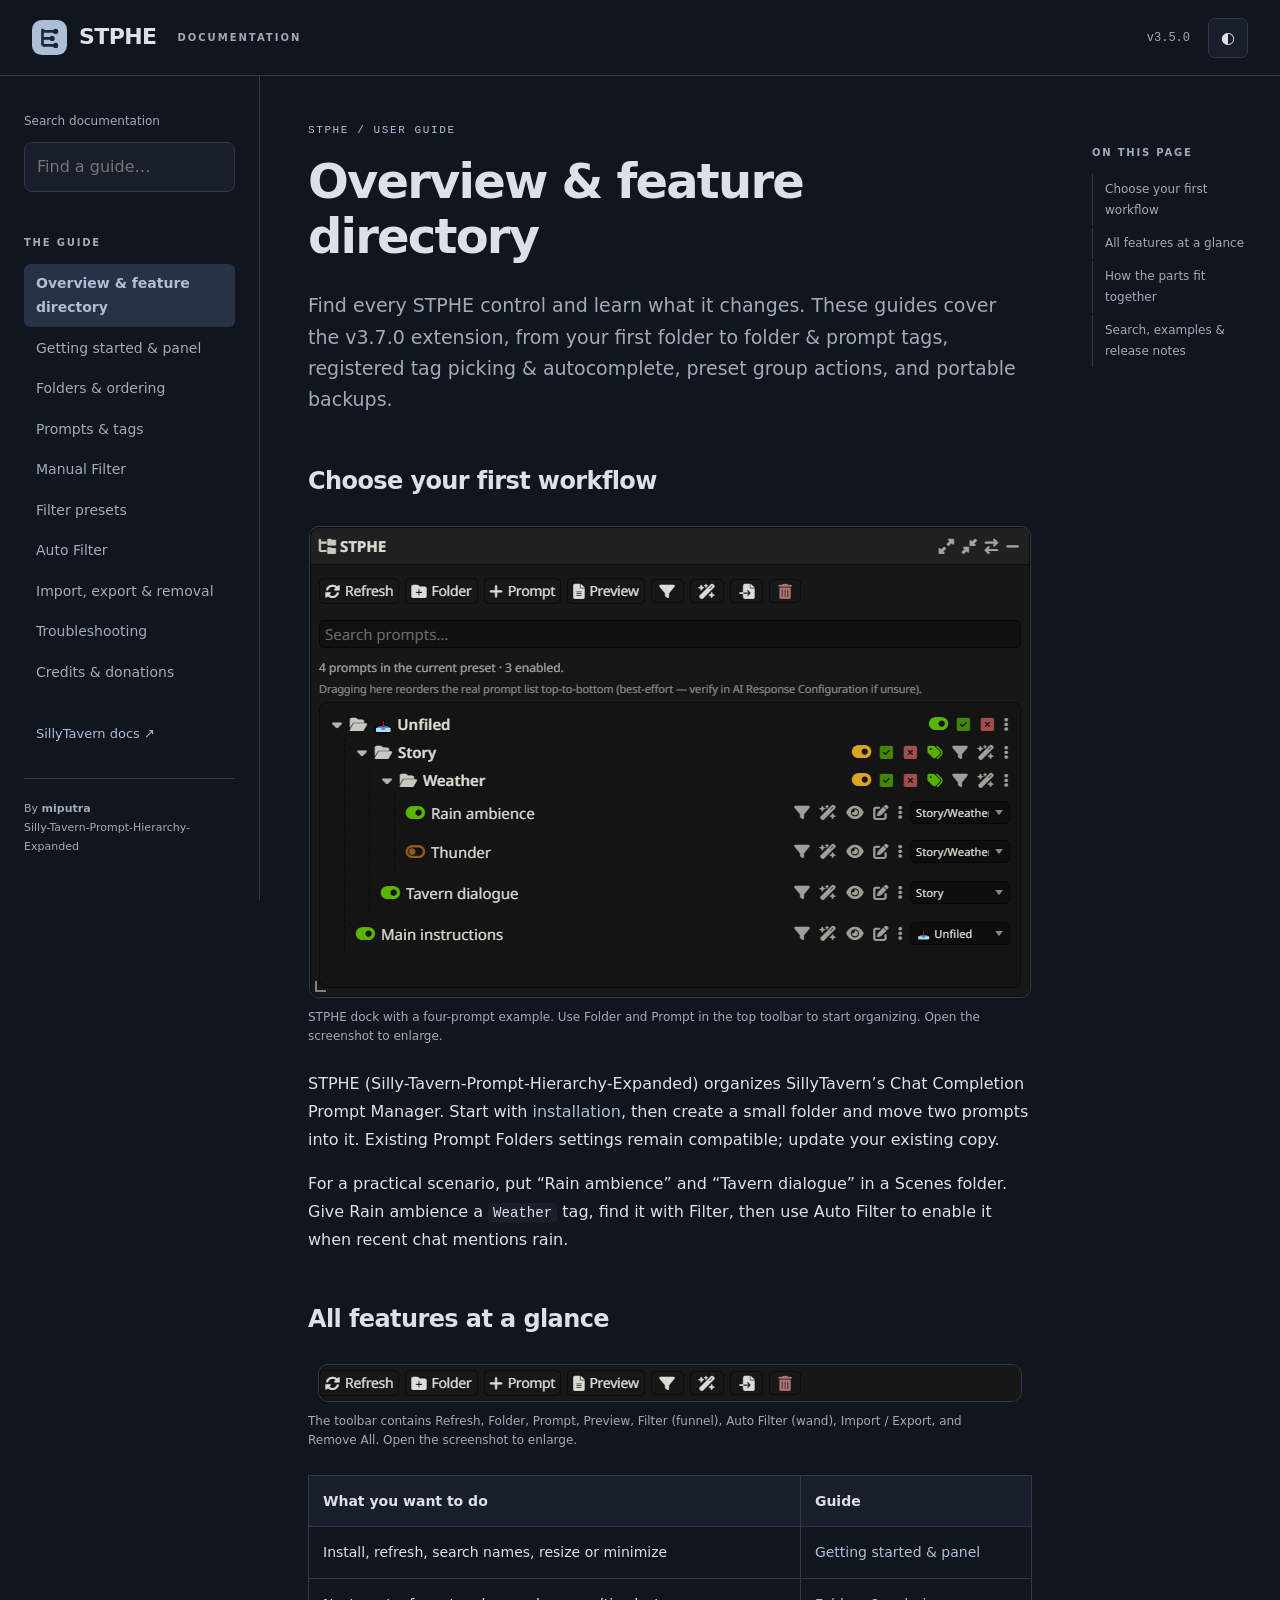
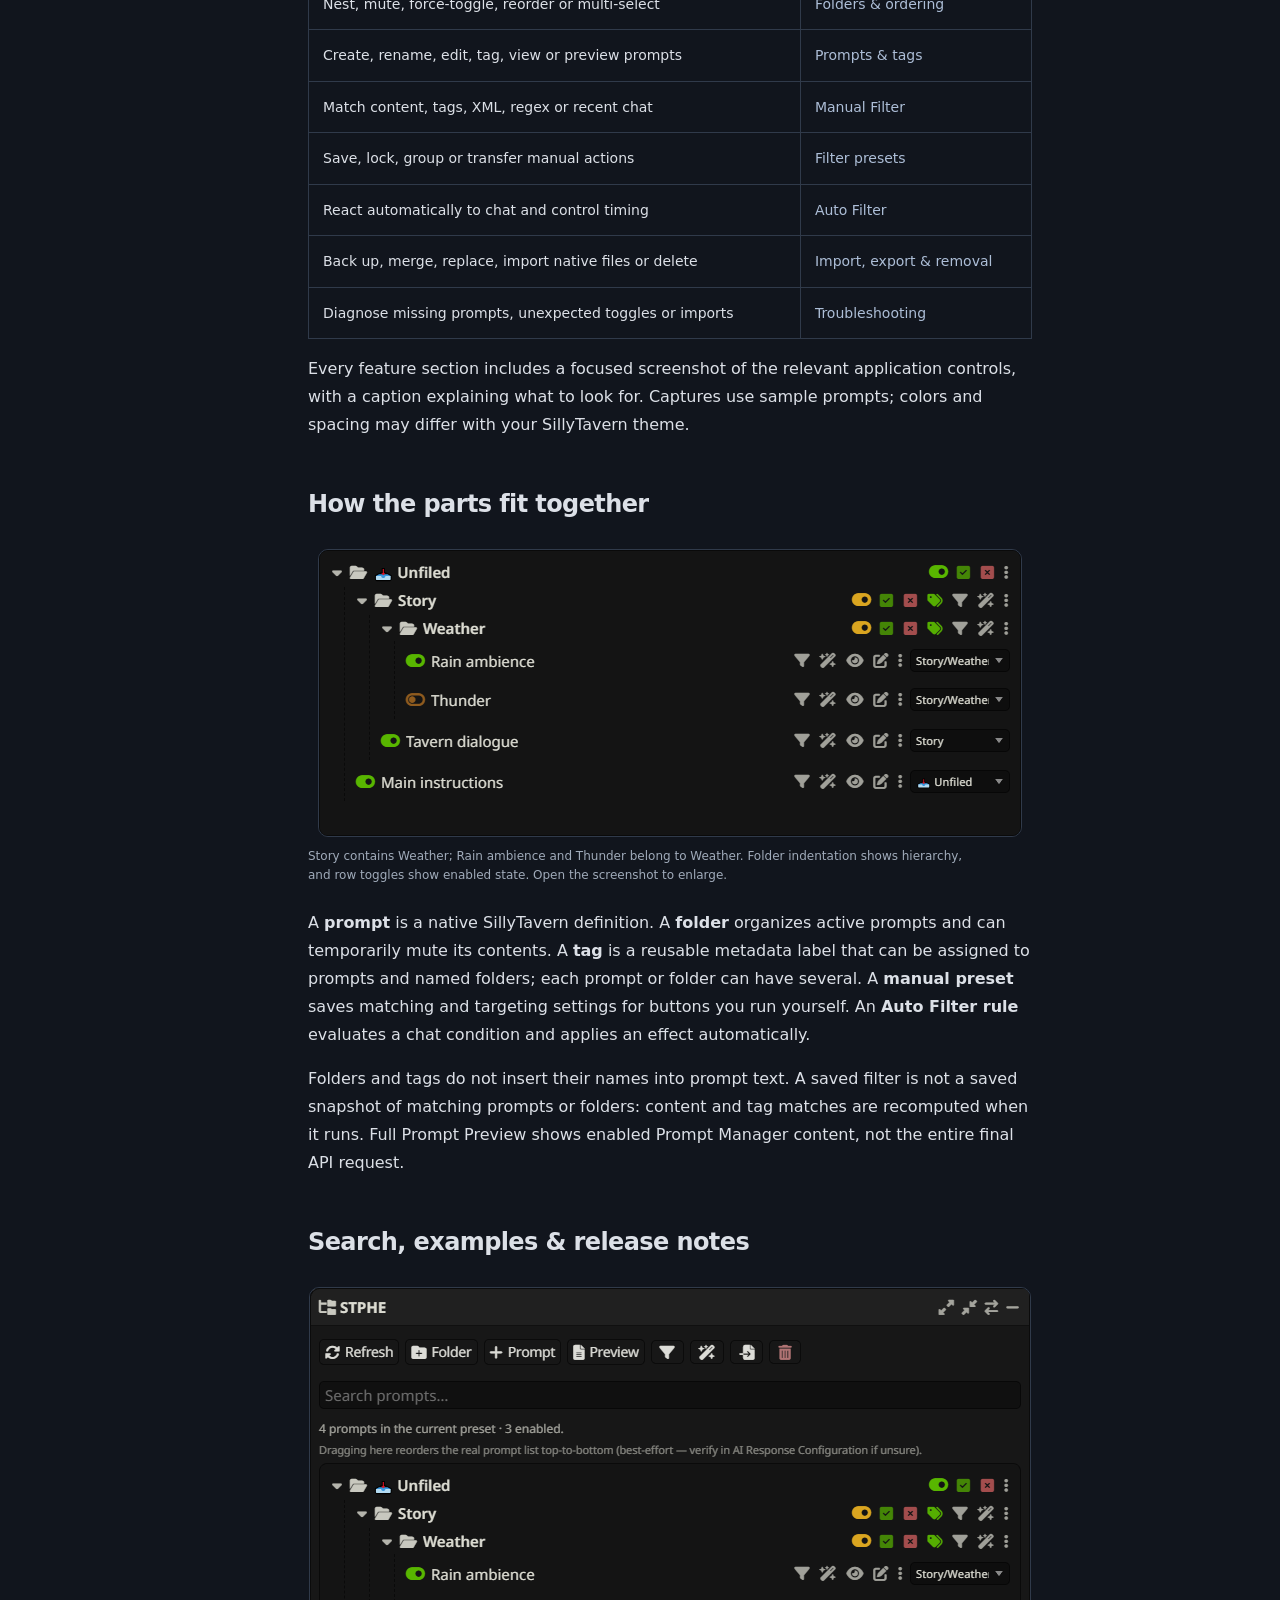
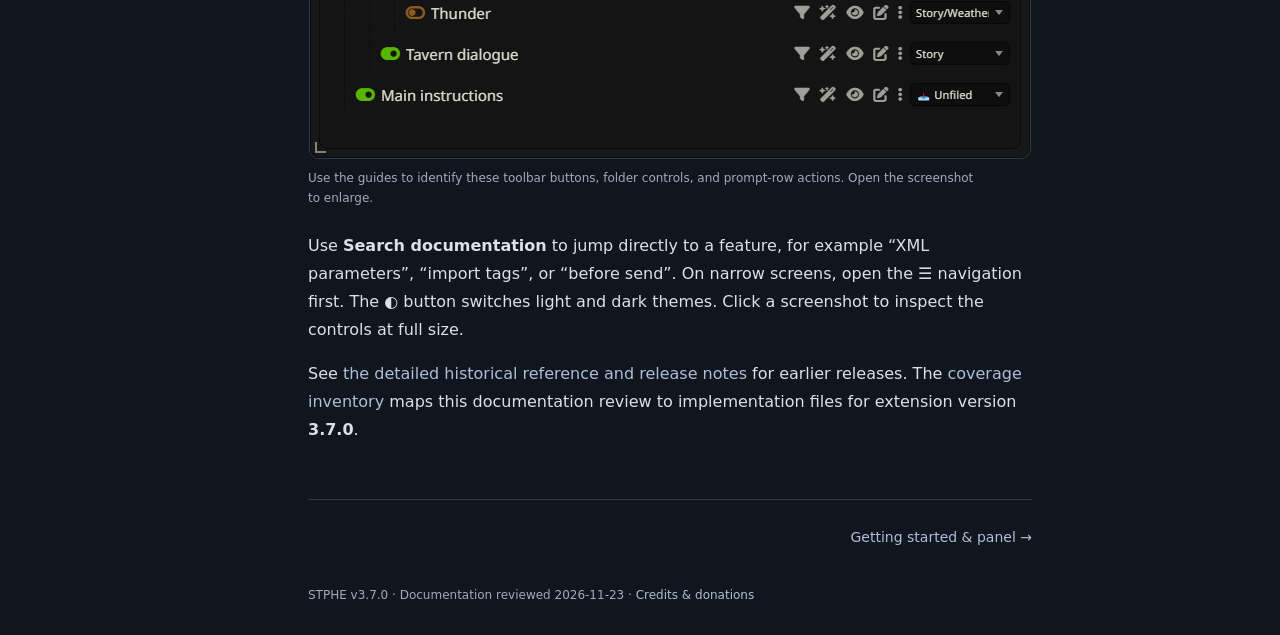
<file: docs/index.html>
<!doctype html><html lang="en"><head><meta charset="utf-8"><meta name="viewport" content="width=device-width,initial-scale=1"><meta name="description" content="Find every STPHE control and learn what it changes. These guides cover the v3.7.0 extension, from your first folder to folder &amp; prompt tags, registered tag picking &amp; autocomplete, preset group actions, and portable backups."><title>Overview &amp; feature directory · STPHE</title><link rel="icon" href="assets/icon.svg" type="image/svg+xml"><link rel="stylesheet" href="assets/site.css?v=ba86a8393c"><script src="assets/site.js?v=d42ae4cadf" defer></script></head><body><a class="skip" href="#main">Skip to content</a><header><a class="brand" href="index.html"><img src="assets/icon.svg" alt="">STPHE <span>DOCUMENTATION</span></a><div class="header-right"><span class="version">v3.5.0</span><button id="theme" aria-label="Toggle color theme">◐</button><button id="menu" aria-label="Toggle navigation" aria-expanded="false">☰</button></div></header><div class="layout"><aside class="sidebar" id="navigation"><label for="search">Search documentation</label><input id="search" type="search" placeholder="Find a guide…" autocomplete="off"><div id="results" aria-live="polite"></div><p class="nav-label">THE GUIDE</p><nav aria-label="Documentation"><a href="index.html" aria-current="page">Overview &amp; feature directory</a><a href="getting-started.html">Getting started &amp; panel</a><a href="folders.html">Folders &amp; ordering</a><a href="prompts.html">Prompts &amp; tags</a><a href="filters.html">Manual Filter</a><a href="presets.html">Filter presets</a><a href="auto-filter.html">Auto Filter</a><a href="backups.html">Import, export &amp; removal</a><a href="troubleshooting.html">Troubleshooting</a><a href="credits.html">Credits &amp; donations</a></nav><a class="upstream" href="https://docs.sillytavern.app/">SillyTavern docs ↗</a><div class="sidebar-foot">By <strong>miputra</strong><br>Silly-Tavern-Prompt-Hierarchy-Expanded</div></aside><main id="main"><div class="eyebrow">STPHE / User guide</div><h1>Overview &amp; feature directory</h1><p class="lead">Find every STPHE control and learn what it changes. These guides cover the v3.7.0 extension, from your first folder to folder &amp; prompt tags, registered tag picking &amp; autocomplete, preset group actions, and portable backups.</p>
<section aria-labelledby="start"><h2 id="start">Choose your first workflow</h2><figure><a href="assets/screen-panel.png?v=44ac7b1286"><img src="assets/screen-panel.png?v=44ac7b1286" alt="STPHE dock with a four-prompt example. Use Folder and Prompt in the top toolbar to start organizing." loading="lazy" width="720" height="470"></a><figcaption>STPHE dock with a four-prompt example. Use Folder and Prompt in the top toolbar to start organizing. Open the screenshot to enlarge.</figcaption></figure><p>STPHE (Silly-Tavern-Prompt-Hierarchy-Expanded) organizes SillyTavern’s Chat Completion Prompt Manager. Start with <a href="getting-started.html#install">installation</a>, then create a small folder and move two prompts into it. Existing Prompt Folders settings remain compatible; update your existing copy.</p><p>For a practical scenario, put “Rain ambience” and “Tavern dialogue” in a Scenes folder. Give Rain ambience a <code>Weather</code> tag, find it with Filter, then use Auto Filter to enable it when recent chat mentions rain.</p></section>
<span class="anchor-alias" id="screenshots"></span>
<section aria-labelledby="features"><h2 id="features">All features at a glance</h2><figure><a href="assets/screen-toolbar.png?v=01009bc1fe"><img src="assets/screen-toolbar.png?v=01009bc1fe" alt="The toolbar contains Refresh, Folder, Prompt, Preview, Filter (funnel), Auto Filter (wand), Import / Export, and Remove All." loading="lazy" width="702" height="36"></a><figcaption>The toolbar contains Refresh, Folder, Prompt, Preview, Filter (funnel), Auto Filter (wand), Import / Export, and Remove All. Open the screenshot to enlarge.</figcaption></figure><table><thead><tr><th>What you want to do</th><th>Guide</th></tr></thead><tbody><tr><td>Install, refresh, search names, resize or minimize</td><td><a href="getting-started.html">Getting started & panel</a></td></tr><tr><td>Nest, mute, force-toggle, reorder or multi-select</td><td><a href="folders.html">Folders & ordering</a></td></tr><tr><td>Create, rename, edit, tag, view or preview prompts</td><td><a href="prompts.html">Prompts & tags</a></td></tr><tr><td>Match content, tags, XML, regex or recent chat</td><td><a href="filters.html">Manual Filter</a></td></tr><tr><td>Save, lock, group or transfer manual actions</td><td><a href="presets.html">Filter presets</a></td></tr><tr><td>React automatically to chat and control timing</td><td><a href="auto-filter.html">Auto Filter</a></td></tr><tr><td>Back up, merge, replace, import native files or delete</td><td><a href="backups.html">Import, export & removal</a></td></tr><tr><td>Diagnose missing prompts, unexpected toggles or imports</td><td><a href="troubleshooting.html">Troubleshooting</a></td></tr></tbody></table><p>Every feature section includes a focused screenshot of the relevant application controls, with a caption explaining what to look for. Captures use sample prompts; colors and spacing may differ with your SillyTavern theme.</p></section>
<span class="anchor-alias" id="what-it-controls"></span>
<section aria-labelledby="concepts"><h2 id="concepts">How the parts fit together</h2><figure><a href="assets/screen-hierarchy.png?v=e99f2d8569"><img src="assets/screen-hierarchy.png?v=e99f2d8569" alt="Story contains Weather; Rain ambience and Thunder belong to Weather. Folder indentation shows hierarchy, and row toggles show enabled state." loading="lazy" width="702" height="286"></a><figcaption>Story contains Weather; Rain ambience and Thunder belong to Weather. Folder indentation shows hierarchy, and row toggles show enabled state. Open the screenshot to enlarge.</figcaption></figure><p>A <strong>prompt</strong> is a native SillyTavern definition. A <strong>folder</strong> organizes active prompts and can temporarily mute its contents. A <strong>tag</strong> is a reusable metadata label that can be assigned to prompts and named folders; each prompt or folder can have several. A <strong>manual preset</strong> saves matching and targeting settings for buttons you run yourself. An <strong>Auto Filter rule</strong> evaluates a chat condition and applies an effect automatically.</p><p>Folders and tags do not insert their names into prompt text. A saved filter is not a saved snapshot of matching prompts or folders: content and tag matches are recomputed when it runs. Full Prompt Preview shows enabled Prompt Manager content, not the entire final API request.</p></section>
<span class="anchor-alias" id="project"></span>
<section aria-labelledby="docs"><h2 id="docs">Search, examples &amp; release notes</h2><figure><a href="assets/screen-panel.png?v=44ac7b1286"><img src="assets/screen-panel.png?v=44ac7b1286" alt="Use the guides to identify these toolbar buttons, folder controls, and prompt-row actions." loading="lazy" width="720" height="470"></a><figcaption>Use the guides to identify these toolbar buttons, folder controls, and prompt-row actions. Open the screenshot to enlarge.</figcaption></figure><p>Use <strong>Search documentation</strong> to jump directly to a feature, for example “XML parameters”, “import tags”, or “before send”. On narrow screens, open the ☰ navigation first. The ◐ button switches light and dark themes. Click a screenshot to inspect the controls at full size.</p><p>See <a href="reference.md">the detailed historical reference and release notes</a> for earlier releases. The <a href="feature-coverage.md">coverage inventory</a> maps this documentation review to implementation files for extension version <strong>3.7.0</strong>.</p></section>
<div class="page-nav"><span></span><a href="getting-started.html">Getting started &amp; panel →</a></div><footer>STPHE v3.7.0 · Documentation reviewed 2026-11-23 · <a href="credits.html">Credits &amp; donations</a></footer></main><aside class="toc"><p class="nav-label">ON THIS PAGE</p><nav aria-label="On this page"><a href="#start">Choose your first workflow</a><a href="#features">All features at a glance</a><a href="#concepts">How the parts fit together</a><a href="#docs">Search, examples &amp; release notes</a></nav></aside></div></body></html>
</file>
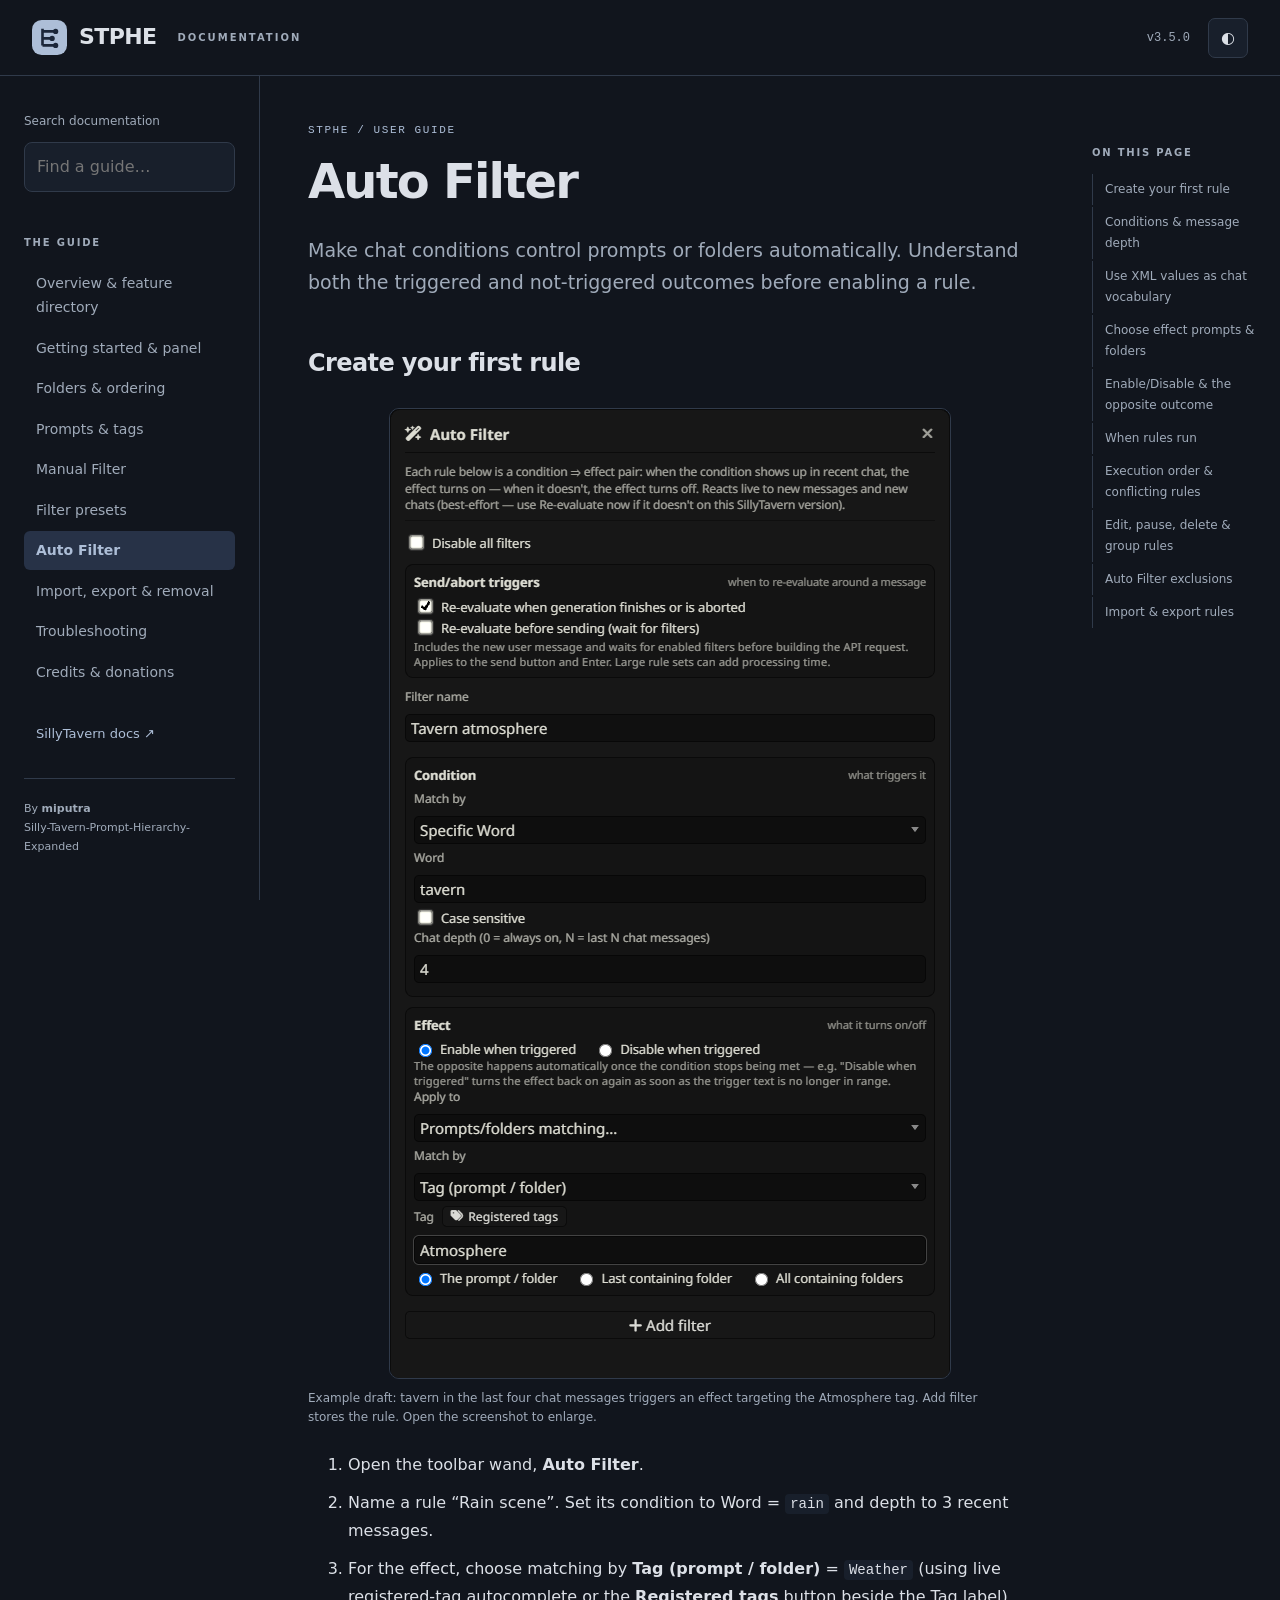
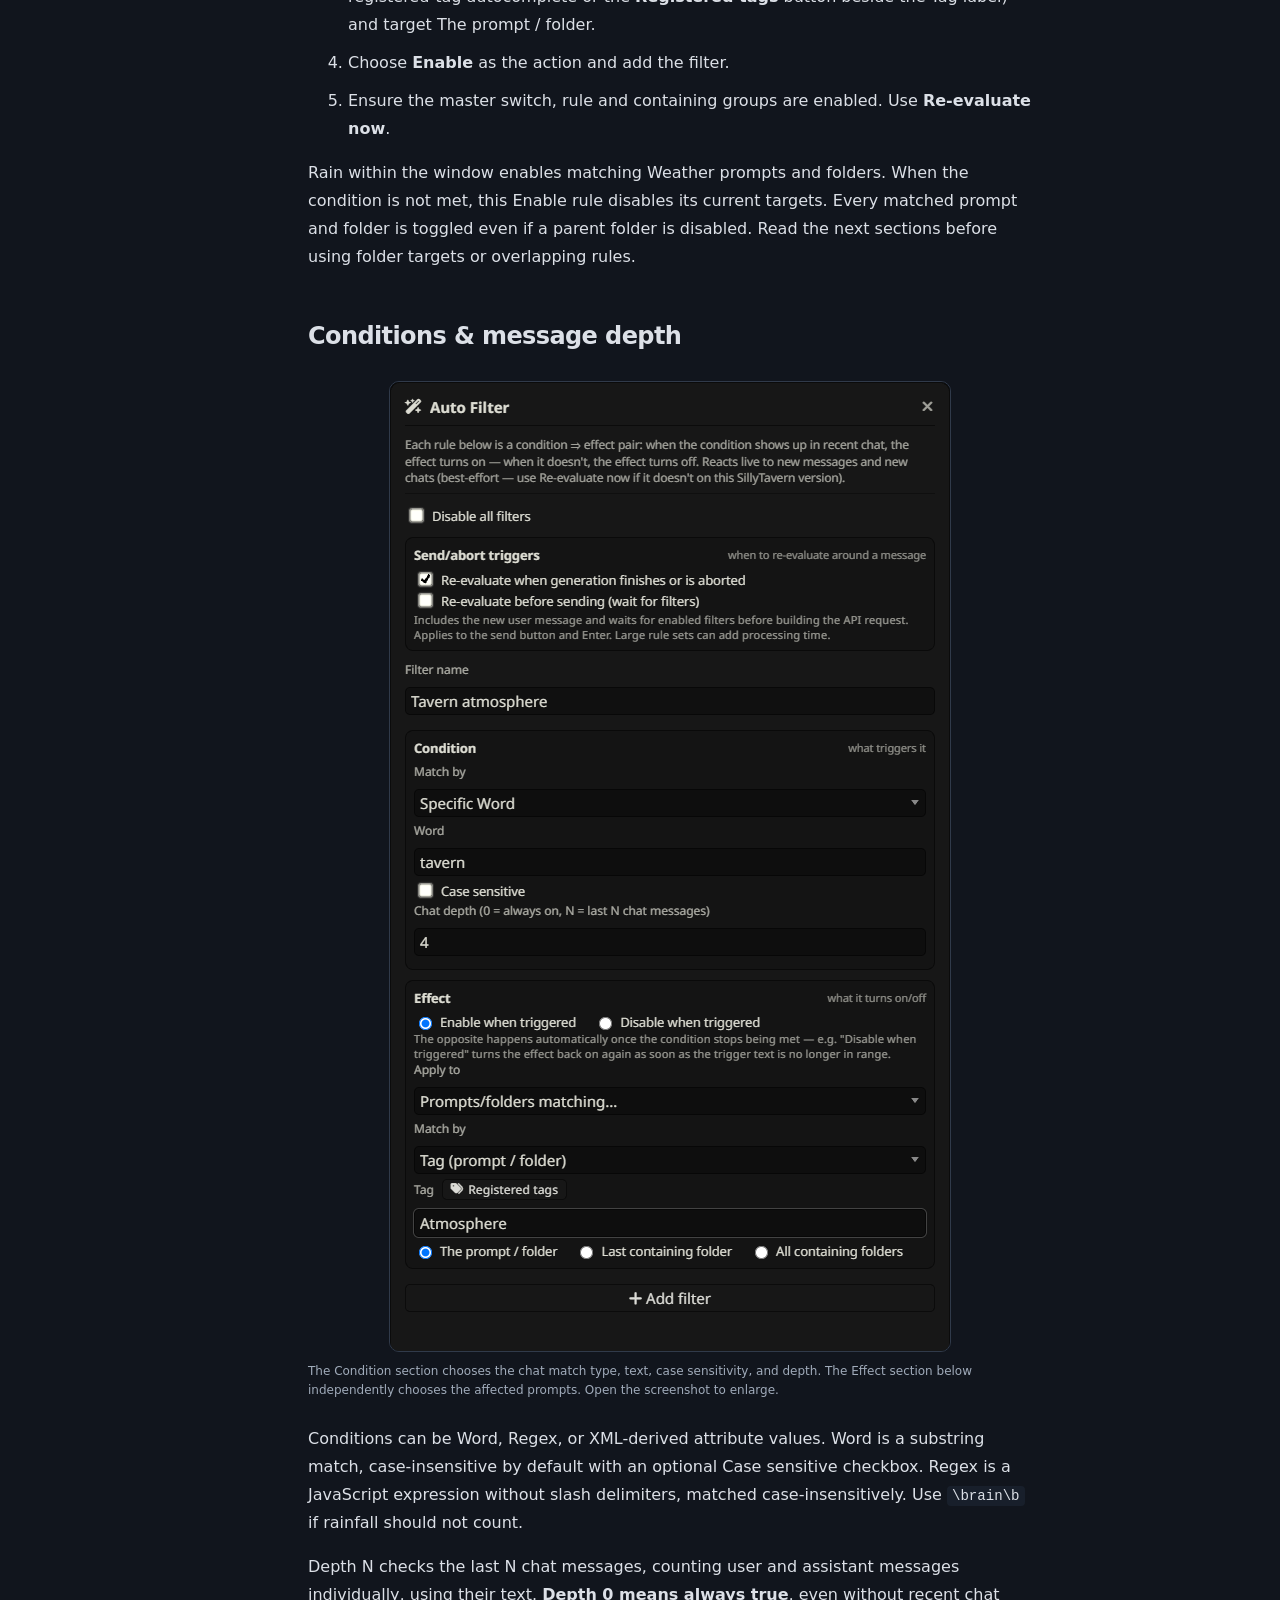
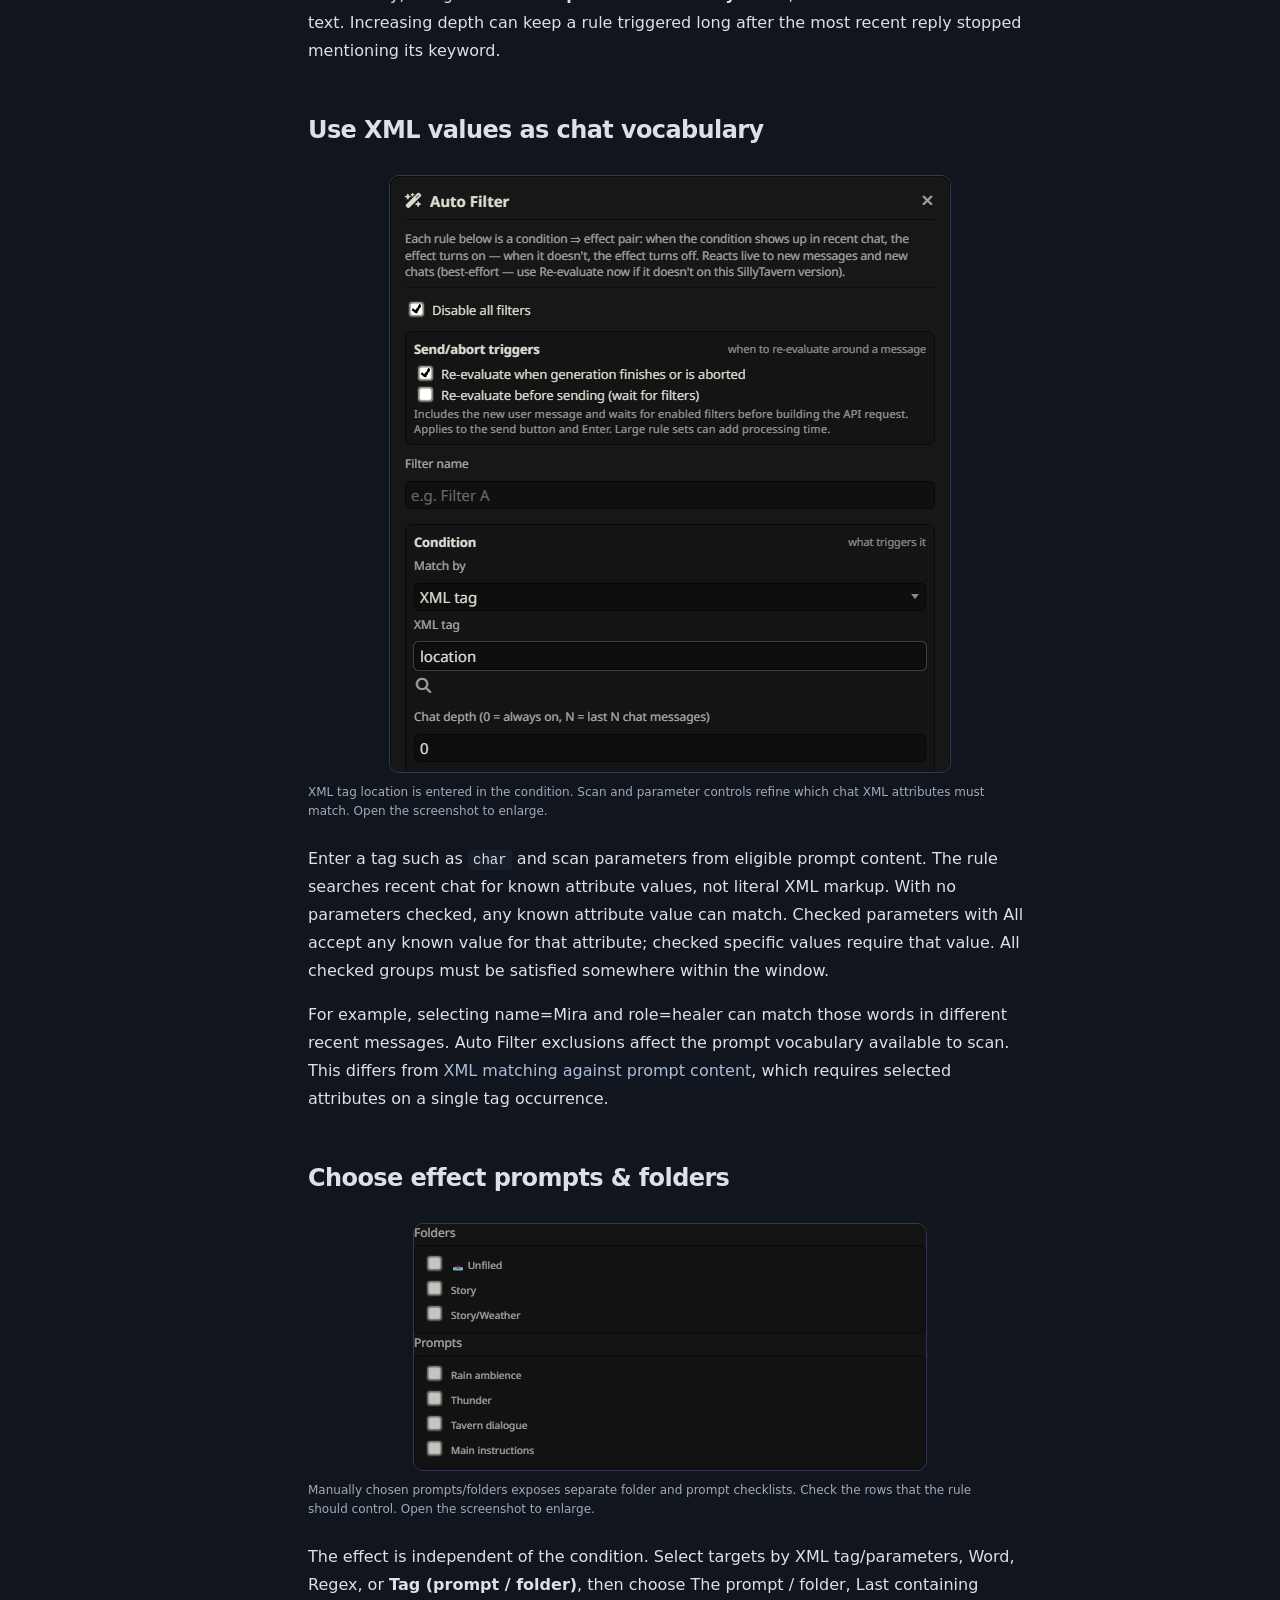
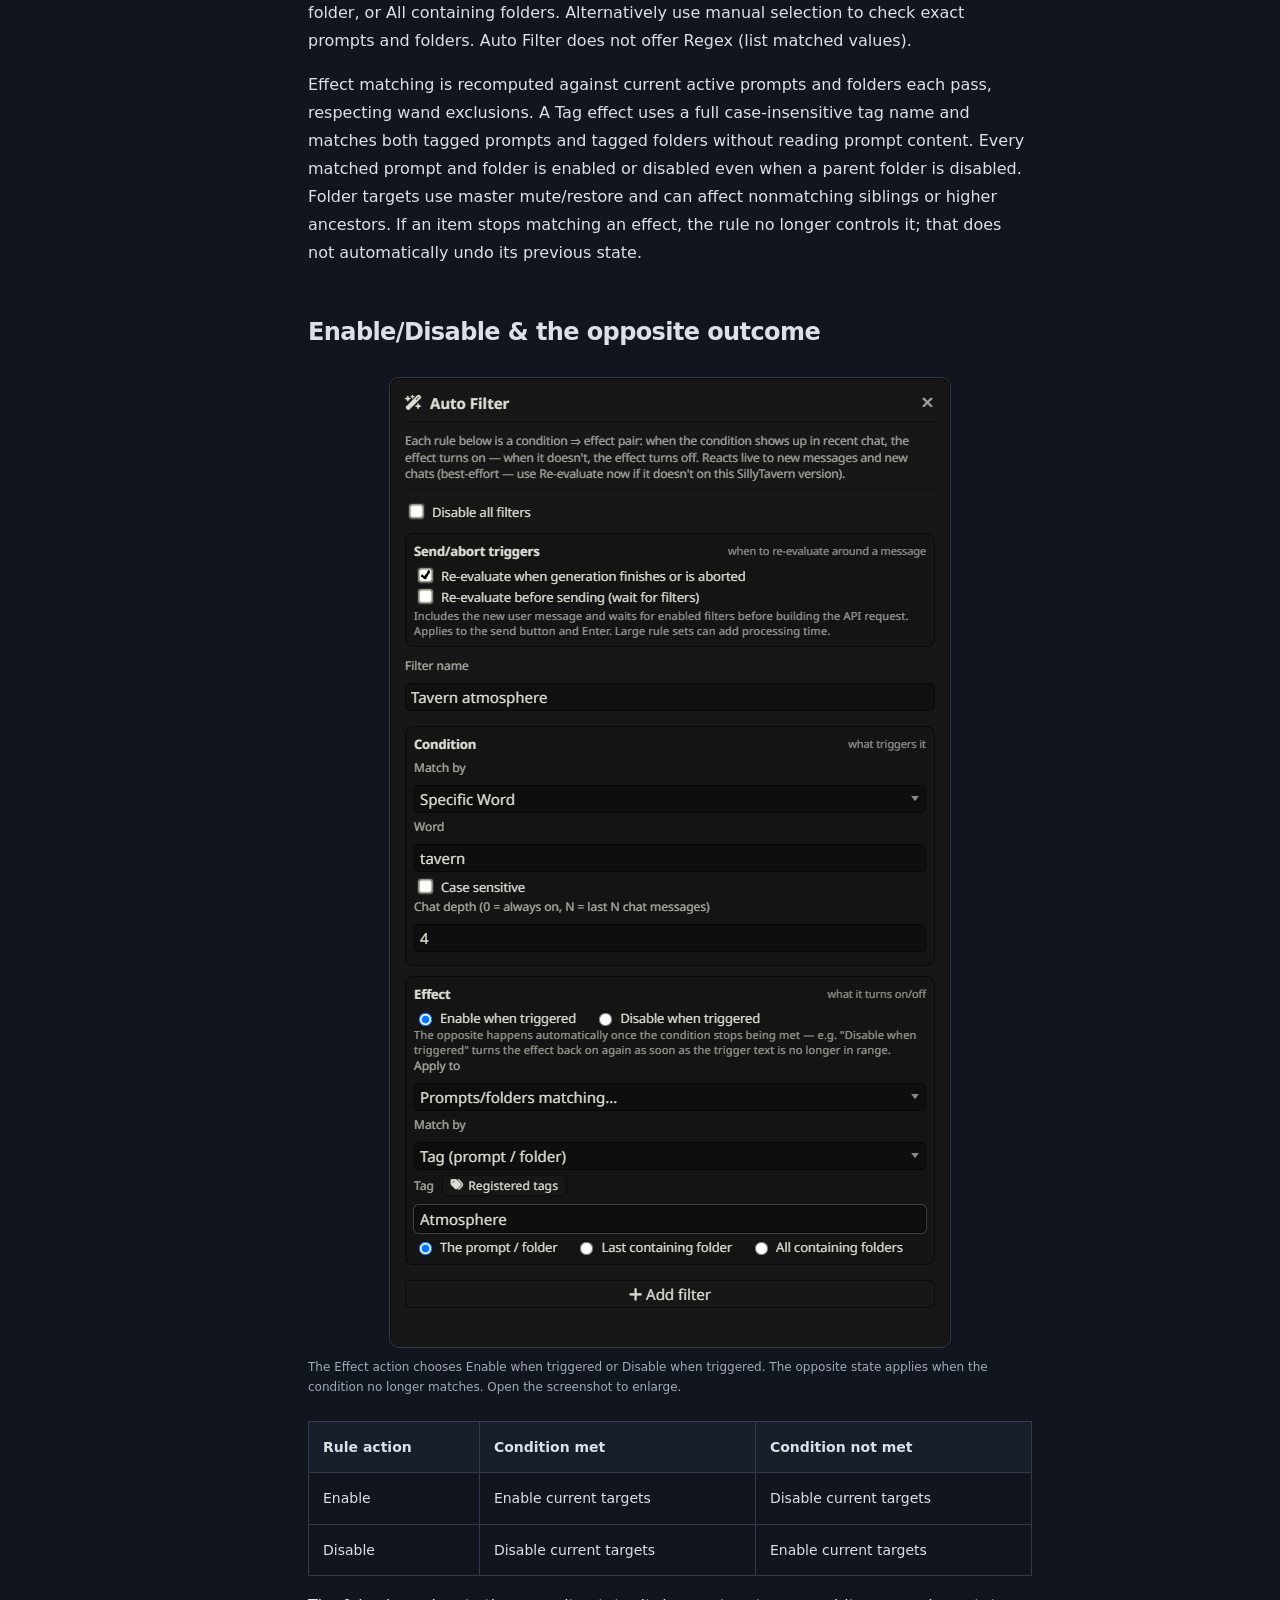
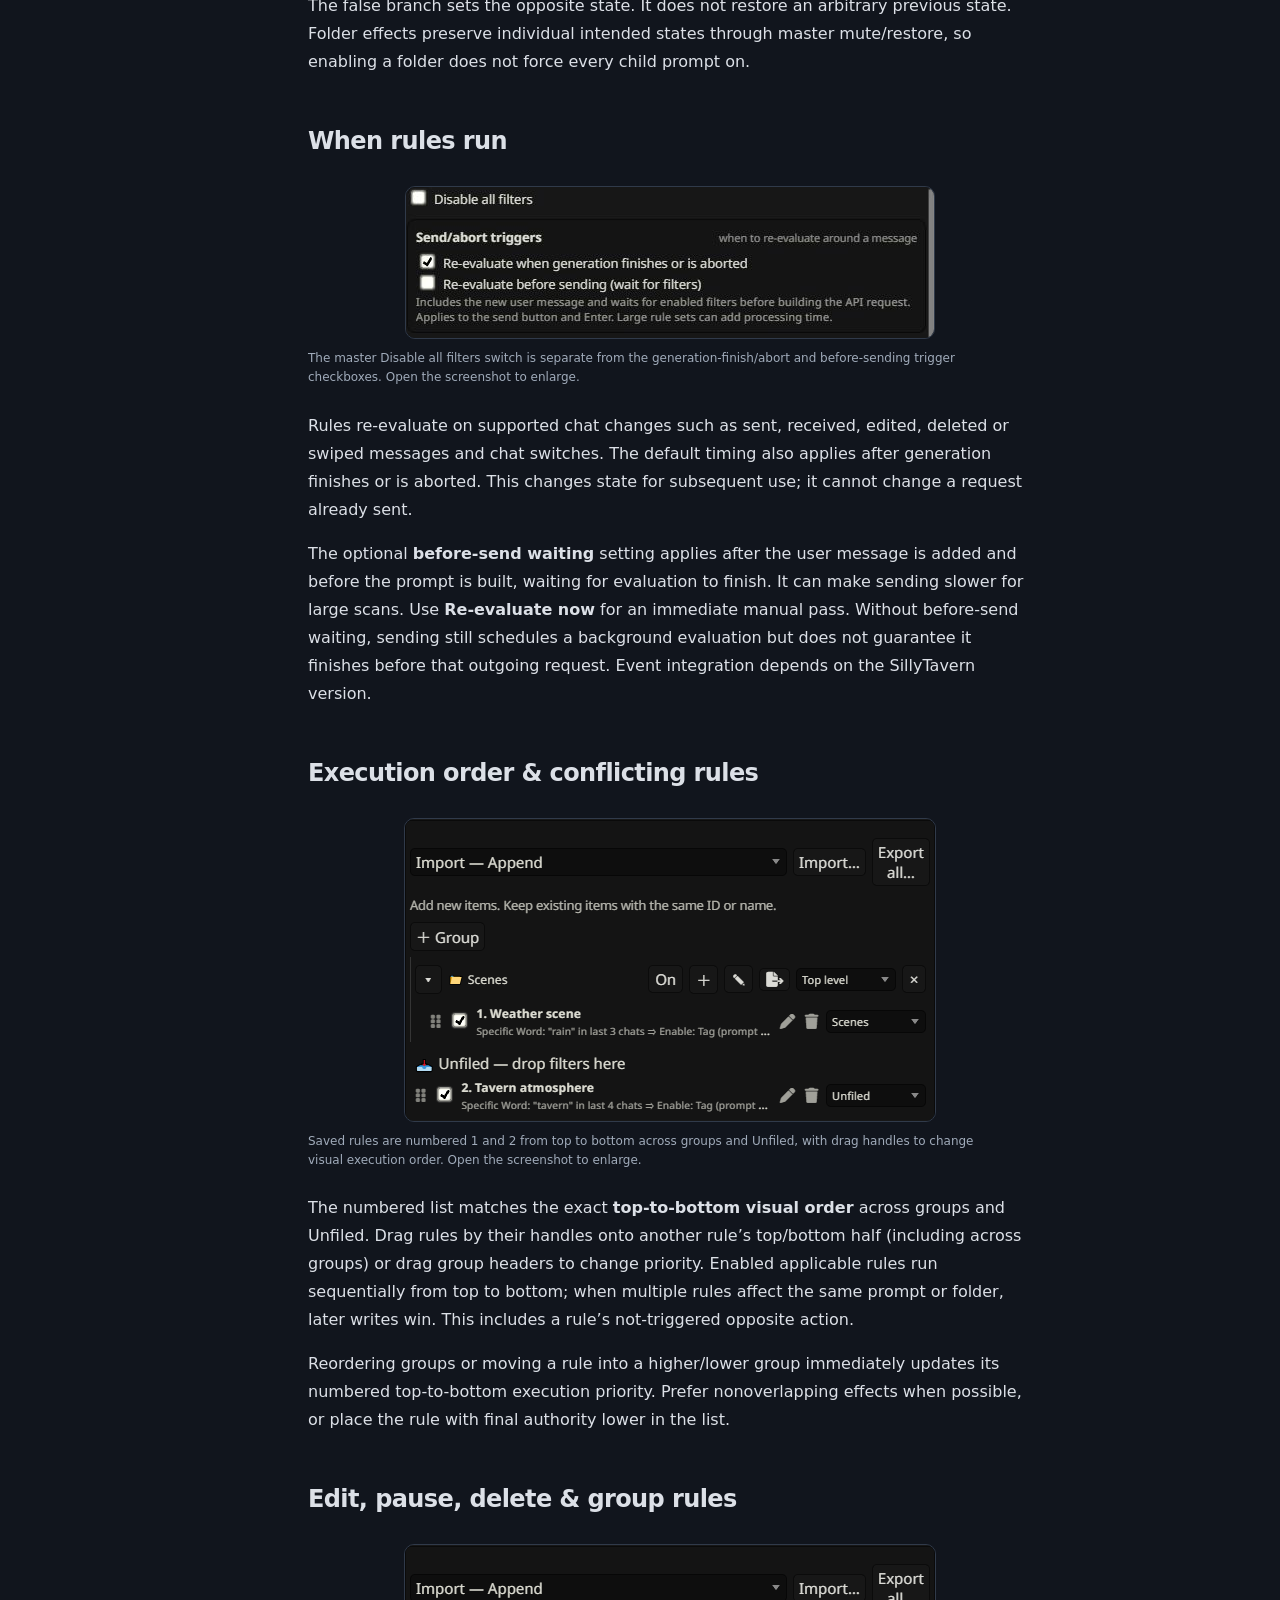
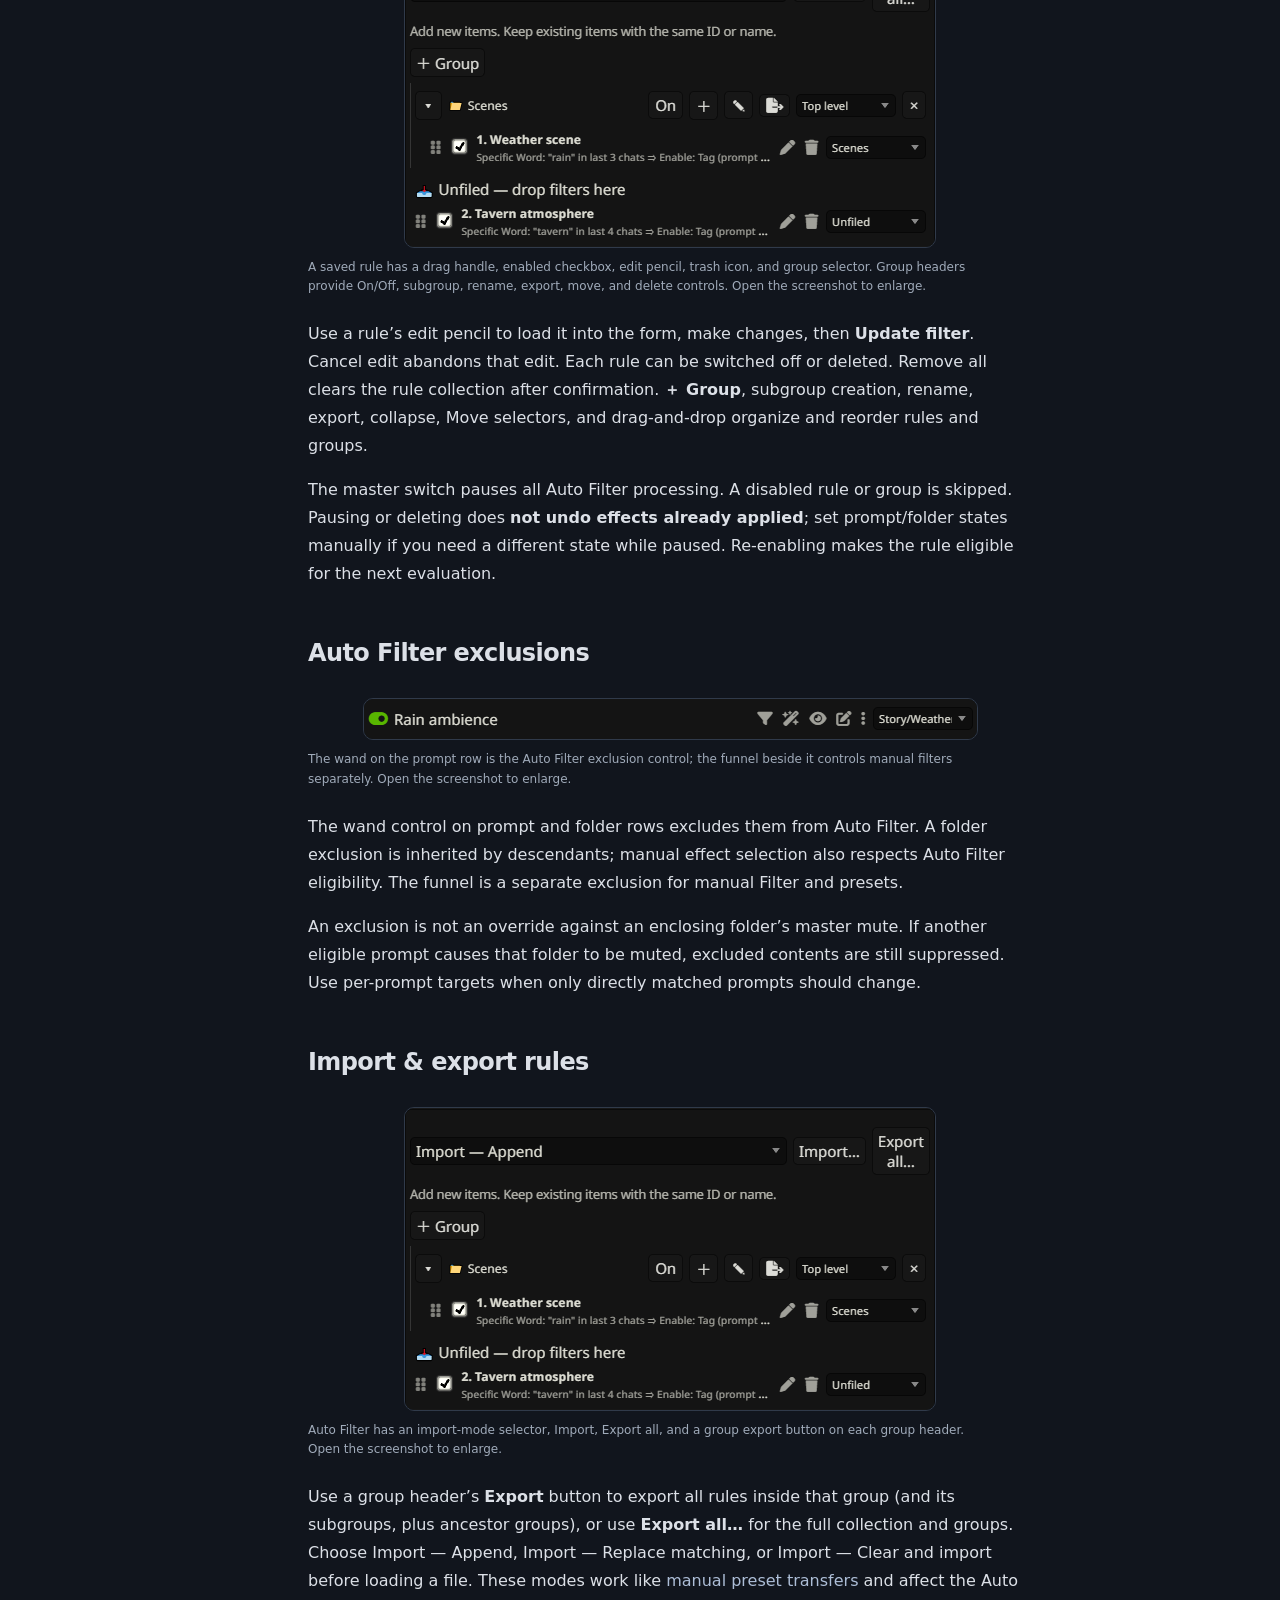
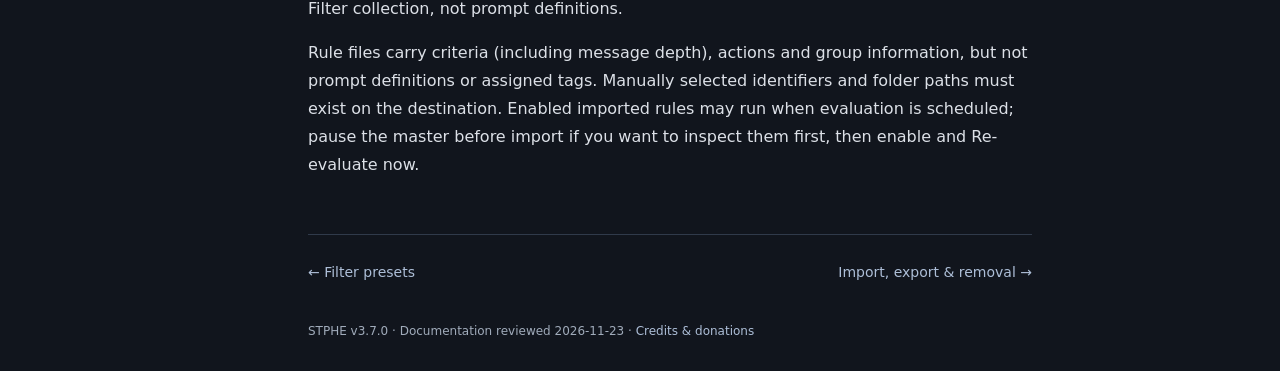
<file: docs/auto-filter.html>
<!doctype html><html lang="en"><head><meta charset="utf-8"><meta name="viewport" content="width=device-width,initial-scale=1"><meta name="description" content="Make chat conditions control prompts or folders automatically. Understand both the triggered and not-triggered outcomes before enabling a rule."><title>Auto Filter · STPHE</title><link rel="icon" href="assets/icon.svg" type="image/svg+xml"><link rel="stylesheet" href="assets/site.css?v=ba86a8393c"><script src="assets/site.js?v=d42ae4cadf" defer></script></head><body><a class="skip" href="#main">Skip to content</a><header><a class="brand" href="index.html"><img src="assets/icon.svg" alt="">STPHE <span>DOCUMENTATION</span></a><div class="header-right"><span class="version">v3.5.0</span><button id="theme" aria-label="Toggle color theme">◐</button><button id="menu" aria-label="Toggle navigation" aria-expanded="false">☰</button></div></header><div class="layout"><aside class="sidebar" id="navigation"><label for="search">Search documentation</label><input id="search" type="search" placeholder="Find a guide…" autocomplete="off"><div id="results" aria-live="polite"></div><p class="nav-label">THE GUIDE</p><nav aria-label="Documentation"><a href="index.html">Overview &amp; feature directory</a><a href="getting-started.html">Getting started &amp; panel</a><a href="folders.html">Folders &amp; ordering</a><a href="prompts.html">Prompts &amp; tags</a><a href="filters.html">Manual Filter</a><a href="presets.html">Filter presets</a><a href="auto-filter.html" aria-current="page">Auto Filter</a><a href="backups.html">Import, export &amp; removal</a><a href="troubleshooting.html">Troubleshooting</a><a href="credits.html">Credits &amp; donations</a></nav><a class="upstream" href="https://docs.sillytavern.app/">SillyTavern docs ↗</a><div class="sidebar-foot">By <strong>miputra</strong><br>Silly-Tavern-Prompt-Hierarchy-Expanded</div></aside><main id="main"><div class="eyebrow">STPHE / User guide</div><h1>Auto Filter</h1><p class="lead">Make chat conditions control prompts or folders automatically. Understand both the triggered and not-triggered outcomes before enabling a rule.</p><span class="anchor-alias" id="rule"></span>
<section aria-labelledby="first-rule"><h2 id="first-rule">Create your first rule</h2><figure><a href="assets/screen-auto-rule.png?v=9bccd98e9f"><img src="assets/screen-auto-rule.png?v=9bccd98e9f" alt="Example draft: tavern in the last four chat messages triggers an effect targeting the Atmosphere tag. Add filter stores the rule." loading="lazy" width="560" height="969"></a><figcaption>Example draft: tavern in the last four chat messages triggers an effect targeting the Atmosphere tag. Add filter stores the rule. Open the screenshot to enlarge.</figcaption></figure><ol><li>Open the toolbar wand, <strong>Auto Filter</strong>.</li><li>Name a rule “Rain scene”. Set its condition to Word = <code>rain</code> and depth to 3 recent messages.</li><li>For the effect, choose matching by <strong>Tag (prompt / folder)</strong> = <code>Weather</code> (using live registered-tag autocomplete or the <strong>Registered tags</strong> button beside the Tag label) and target The prompt / folder.</li><li>Choose <strong>Enable</strong> as the action and add the filter.</li><li>Ensure the master switch, rule and containing groups are enabled. Use <strong>Re-evaluate now</strong>.</li></ol><p>Rain within the window enables matching Weather prompts and folders. When the condition is not met, this Enable rule disables its current targets. Every matched prompt and folder is toggled even if a parent folder is disabled. Read the next sections before using folder targets or overlapping rules.</p></section>

<section aria-labelledby="conditions"><h2 id="conditions">Conditions &amp; message depth</h2><figure><a href="assets/screen-auto-rule.png?v=9bccd98e9f"><img src="assets/screen-auto-rule.png?v=9bccd98e9f" alt="The Condition section chooses the chat match type, text, case sensitivity, and depth. The Effect section below independently chooses the affected prompts." loading="lazy" width="560" height="969"></a><figcaption>The Condition section chooses the chat match type, text, case sensitivity, and depth. The Effect section below independently chooses the affected prompts. Open the screenshot to enlarge.</figcaption></figure><p>Conditions can be Word, Regex, or XML-derived attribute values. Word is a substring match, case-insensitive by default with an optional Case sensitive checkbox. Regex is a JavaScript expression without slash delimiters, matched case-insensitively. Use <code>\brain\b</code> if rainfall should not count.</p><p>Depth N checks the last N chat messages, counting user and assistant messages individually, using their text. <strong>Depth 0 means always true</strong>, even without recent chat text. Increasing depth can keep a rule triggered long after the most recent reply stopped mentioning its keyword.</p></section>

<section aria-labelledby="xml"><h2 id="xml">Use XML values as chat vocabulary</h2><figure><a href="assets/screen-auto-xml.png?v=7fbbe776b7"><img src="assets/screen-auto-xml.png?v=7fbbe776b7" alt="XML tag location is entered in the condition. Scan and parameter controls refine which chat XML attributes must match." loading="lazy" width="560" height="596"></a><figcaption>XML tag location is entered in the condition. Scan and parameter controls refine which chat XML attributes must match. Open the screenshot to enlarge.</figcaption></figure><p>Enter a tag such as <code>char</code> and scan parameters from eligible prompt content. The rule searches recent chat for known attribute values, not literal XML markup. With no parameters checked, any known attribute value can match. Checked parameters with All accept any known value for that attribute; checked specific values require that value. All checked groups must be satisfied somewhere within the window.</p><p>For example, selecting name=Mira and role=healer can match those words in different recent messages. Auto Filter exclusions affect the prompt vocabulary available to scan. This differs from <a href="filters.html#xml">XML matching against prompt content</a>, which requires selected attributes on a single tag occurrence.</p></section>

<section aria-labelledby="effects"><h2 id="effects">Choose effect prompts &amp; folders</h2><figure><a href="assets/screen-auto-manual.png?v=9455eab36d"><img src="assets/screen-auto-manual.png?v=9455eab36d" alt="Manually chosen prompts/folders exposes separate folder and prompt checklists. Check the rows that the rule should control." loading="lazy" width="512" height="246"></a><figcaption>Manually chosen prompts/folders exposes separate folder and prompt checklists. Check the rows that the rule should control. Open the screenshot to enlarge.</figcaption></figure><p>The effect is independent of the condition. Select targets by XML tag/parameters, Word, Regex, or <strong>Tag (prompt / folder)</strong>, then choose The prompt / folder, Last containing folder, or All containing folders. Alternatively use manual selection to check exact prompts and folders. Auto Filter does not offer Regex (list matched values).</p><p>Effect matching is recomputed against current active prompts and folders each pass, respecting wand exclusions. A Tag effect uses a full case-insensitive tag name and matches both tagged prompts and tagged folders without reading prompt content. Every matched prompt and folder is enabled or disabled even when a parent folder is disabled. Folder targets use master mute/restore and can affect nonmatching siblings or higher ancestors. If an item stops matching an effect, the rule no longer controls it; that does not automatically undo its previous state.</p></section>
<span class="anchor-alias" id="example"></span>
<section aria-labelledby="actions"><h2 id="actions">Enable/Disable &amp; the opposite outcome</h2><figure><a href="assets/screen-auto-rule.png?v=9bccd98e9f"><img src="assets/screen-auto-rule.png?v=9bccd98e9f" alt="The Effect action chooses Enable when triggered or Disable when triggered. The opposite state applies when the condition no longer matches." loading="lazy" width="560" height="969"></a><figcaption>The Effect action chooses Enable when triggered or Disable when triggered. The opposite state applies when the condition no longer matches. Open the screenshot to enlarge.</figcaption></figure><table><thead><tr><th>Rule action</th><th>Condition met</th><th>Condition not met</th></tr></thead><tbody><tr><td>Enable</td><td>Enable current targets</td><td>Disable current targets</td></tr><tr><td>Disable</td><td>Disable current targets</td><td>Enable current targets</td></tr></tbody></table><p>The false branch sets the opposite state. It does not restore an arbitrary previous state. Folder effects preserve individual intended states through master mute/restore, so enabling a folder does not force every child prompt on.</p></section>
<span class="anchor-alias" id="test"></span>
<section aria-labelledby="timing"><h2 id="timing">When rules run</h2><figure><a href="assets/auto-timing.png?v=54e59308a1"><img src="assets/auto-timing.png?v=54e59308a1" alt="The master Disable all filters switch is separate from the generation-finish/abort and before-sending trigger checkboxes." loading="lazy" width="528" height="151"></a><figcaption>The master Disable all filters switch is separate from the generation-finish/abort and before-sending trigger checkboxes. Open the screenshot to enlarge.</figcaption></figure><p>Rules re-evaluate on supported chat changes such as sent, received, edited, deleted or swiped messages and chat switches. The default timing also applies after generation finishes or is aborted. This changes state for subsequent use; it cannot change a request already sent.</p><p>The optional <strong>before-send waiting</strong> setting applies after the user message is added and before the prompt is built, waiting for evaluation to finish. It can make sending slower for large scans. Use <strong>Re-evaluate now</strong> for an immediate manual pass. Without before-send waiting, sending still schedules a background evaluation but does not guarantee it finishes before that outgoing request. Event integration depends on the SillyTavern version.</p></section>

<section aria-labelledby="order"><h2 id="order">Execution order &amp; conflicting rules</h2><figure><a href="assets/screen-auto-list.png?v=62b918d3b3"><img src="assets/screen-auto-list.png?v=62b918d3b3" alt="Saved rules are numbered 1 and 2 from top to bottom across groups and Unfiled, with drag handles to change visual execution order." loading="lazy" width="530" height="302"></a><figcaption>Saved rules are numbered 1 and 2 from top to bottom across groups and Unfiled, with drag handles to change visual execution order. Open the screenshot to enlarge.</figcaption></figure><p>The numbered list matches the exact <strong>top-to-bottom visual order</strong> across groups and Unfiled. Drag rules by their handles onto another rule’s top/bottom half (including across groups) or drag group headers to change priority. Enabled applicable rules run sequentially from top to bottom; when multiple rules affect the same prompt or folder, later writes win. This includes a rule’s not-triggered opposite action.</p><p>Reordering groups or moving a rule into a higher/lower group immediately updates its numbered top-to-bottom execution priority. Prefer nonoverlapping effects when possible, or place the rule with final authority lower in the list.</p></section>
<span class="anchor-alias" id="groups"></span>
<section aria-labelledby="manage"><h2 id="manage">Edit, pause, delete &amp; group rules</h2><figure><a href="assets/screen-auto-list.png?v=62b918d3b3"><img src="assets/screen-auto-list.png?v=62b918d3b3" alt="A saved rule has a drag handle, enabled checkbox, edit pencil, trash icon, and group selector. Group headers provide On/Off, subgroup, rename, export, move, and delete controls." loading="lazy" width="530" height="302"></a><figcaption>A saved rule has a drag handle, enabled checkbox, edit pencil, trash icon, and group selector. Group headers provide On/Off, subgroup, rename, export, move, and delete controls. Open the screenshot to enlarge.</figcaption></figure><p>Use a rule’s edit pencil to load it into the form, make changes, then <strong>Update filter</strong>. Cancel edit abandons that edit. Each rule can be switched off or deleted. Remove all clears the rule collection after confirmation. <strong>＋ Group</strong>, subgroup creation, rename, export, collapse, Move selectors, and drag-and-drop organize and reorder rules and groups.</p><p>The master switch pauses all Auto Filter processing. A disabled rule or group is skipped. Pausing or deleting does <strong>not undo effects already applied</strong>; set prompt/folder states manually if you need a different state while paused. Re-enabling makes the rule eligible for the next evaluation.</p></section>

<section aria-labelledby="exclusions"><h2 id="exclusions">Auto Filter exclusions</h2><figure><a href="assets/screen-prompt-controls.png?v=69f3dc87d3"><img src="assets/screen-prompt-controls.png?v=69f3dc87d3" alt="The wand on the prompt row is the Auto Filter exclusion control; the funnel beside it controls manual filters separately." loading="lazy" width="613" height="40"></a><figcaption>The wand on the prompt row is the Auto Filter exclusion control; the funnel beside it controls manual filters separately. Open the screenshot to enlarge.</figcaption></figure><p>The wand control on prompt and folder rows excludes them from Auto Filter. A folder exclusion is inherited by descendants; manual effect selection also respects Auto Filter eligibility. The funnel is a separate exclusion for manual Filter and presets.</p><p>An exclusion is not an override against an enclosing folder’s master mute. If another eligible prompt causes that folder to be muted, excluded contents are still suppressed. Use per-prompt targets when only directly matched prompts should change.</p></section>

<section aria-labelledby="transfer"><h2 id="transfer">Import &amp; export rules</h2><figure><a href="assets/screen-auto-list.png?v=62b918d3b3"><img src="assets/screen-auto-list.png?v=62b918d3b3" alt="Auto Filter has an import-mode selector, Import, Export all, and a group export button on each group header." loading="lazy" width="530" height="302"></a><figcaption>Auto Filter has an import-mode selector, Import, Export all, and a group export button on each group header. Open the screenshot to enlarge.</figcaption></figure><p>Use a group header’s <strong>Export</strong> button to export all rules inside that group (and its subgroups, plus ancestor groups), or use <strong>Export all…</strong> for the full collection and groups. Choose Import — Append, Import — Replace matching, or Import — Clear and import before loading a file. These modes work like <a href="presets.html#transfer">manual preset transfers</a> and affect the Auto Filter collection, not prompt definitions.</p><p>Rule files carry criteria (including message depth), actions and group information, but not prompt definitions or assigned tags. Manually selected identifiers and folder paths must exist on the destination. Enabled imported rules may run when evaluation is scheduled; pause the master before import if you want to inspect them first, then enable and Re-evaluate now.</p></section>
<div class="page-nav"><a href="presets.html">← Filter presets</a><a href="backups.html">Import, export &amp; removal →</a></div><footer>STPHE v3.7.0 · Documentation reviewed 2026-11-23 · <a href="credits.html">Credits &amp; donations</a></footer></main><aside class="toc"><p class="nav-label">ON THIS PAGE</p><nav aria-label="On this page"><a href="#first-rule">Create your first rule</a><a href="#conditions">Conditions &amp; message depth</a><a href="#xml">Use XML values as chat vocabulary</a><a href="#effects">Choose effect prompts &amp; folders</a><a href="#actions">Enable/Disable &amp; the opposite outcome</a><a href="#timing">When rules run</a><a href="#order">Execution order &amp; conflicting rules</a><a href="#manage">Edit, pause, delete &amp; group rules</a><a href="#exclusions">Auto Filter exclusions</a><a href="#transfer">Import &amp; export rules</a></nav></aside></div></body></html>
</file>
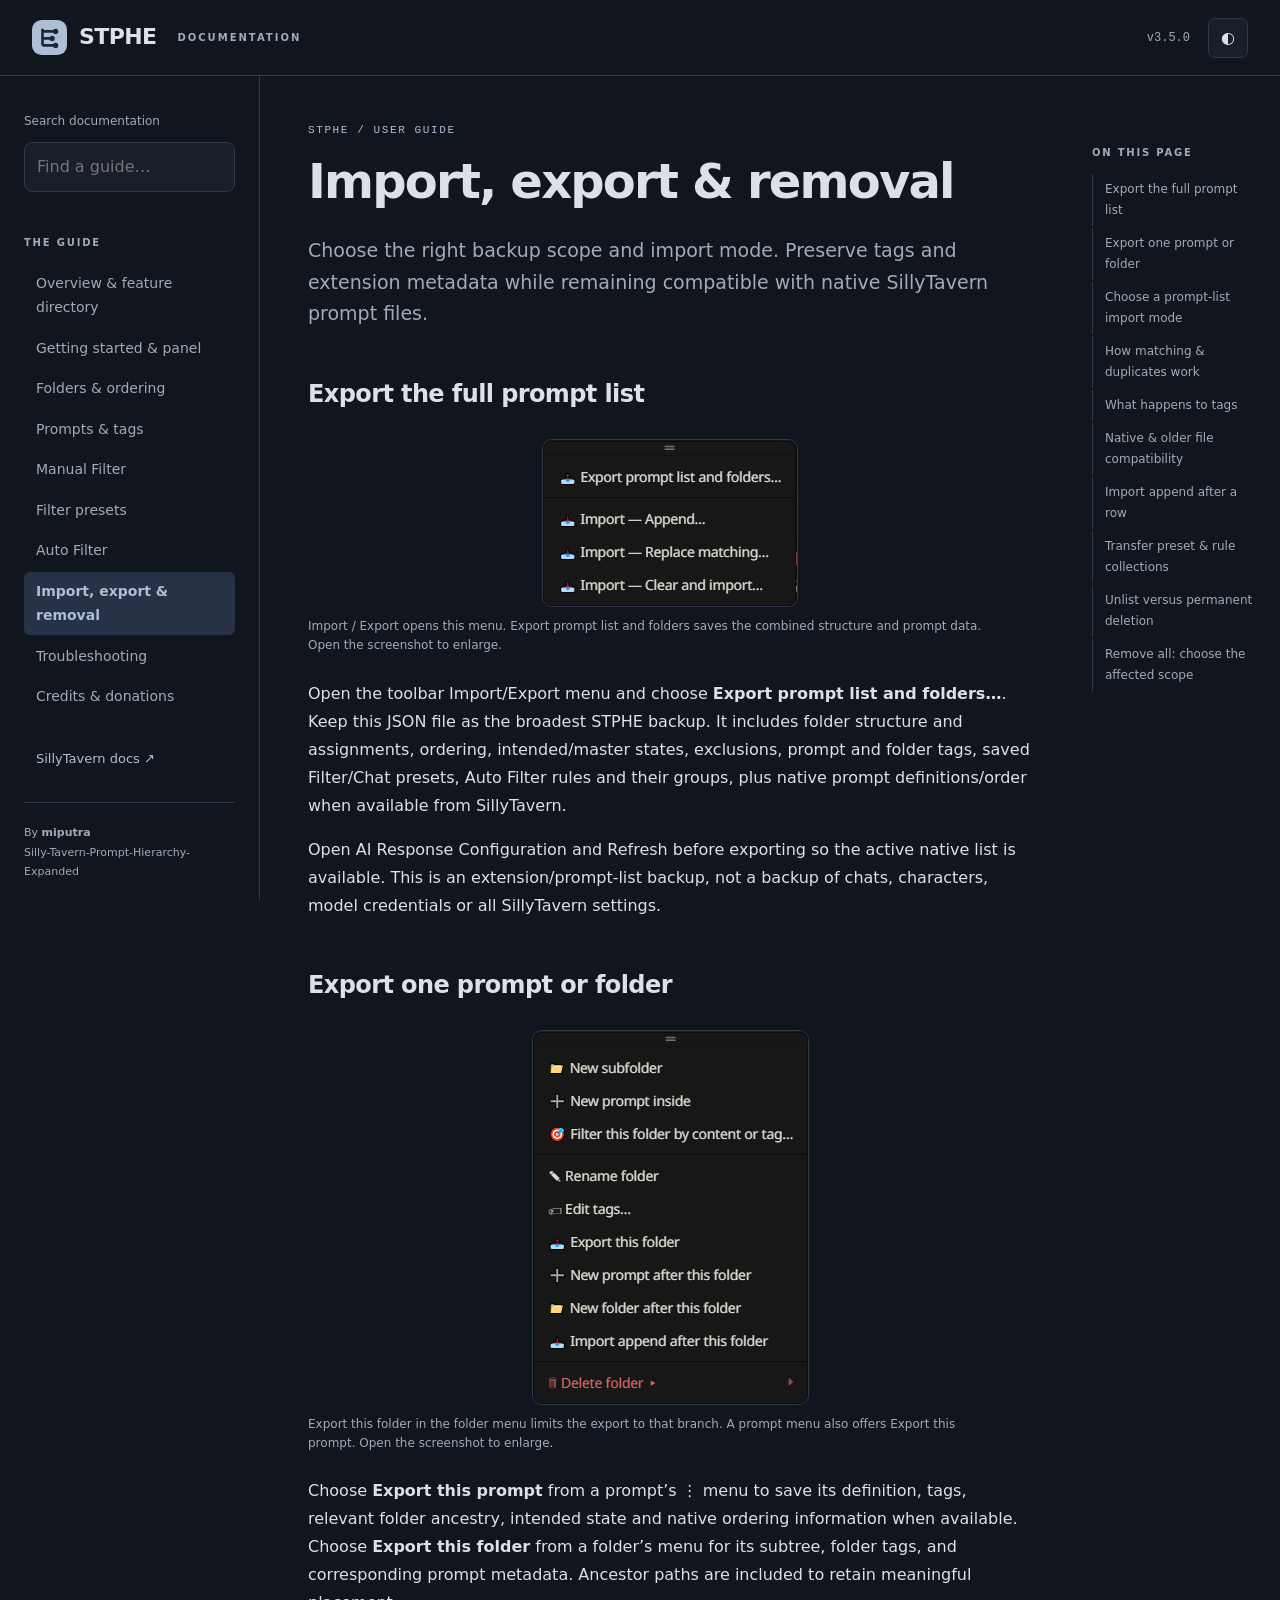
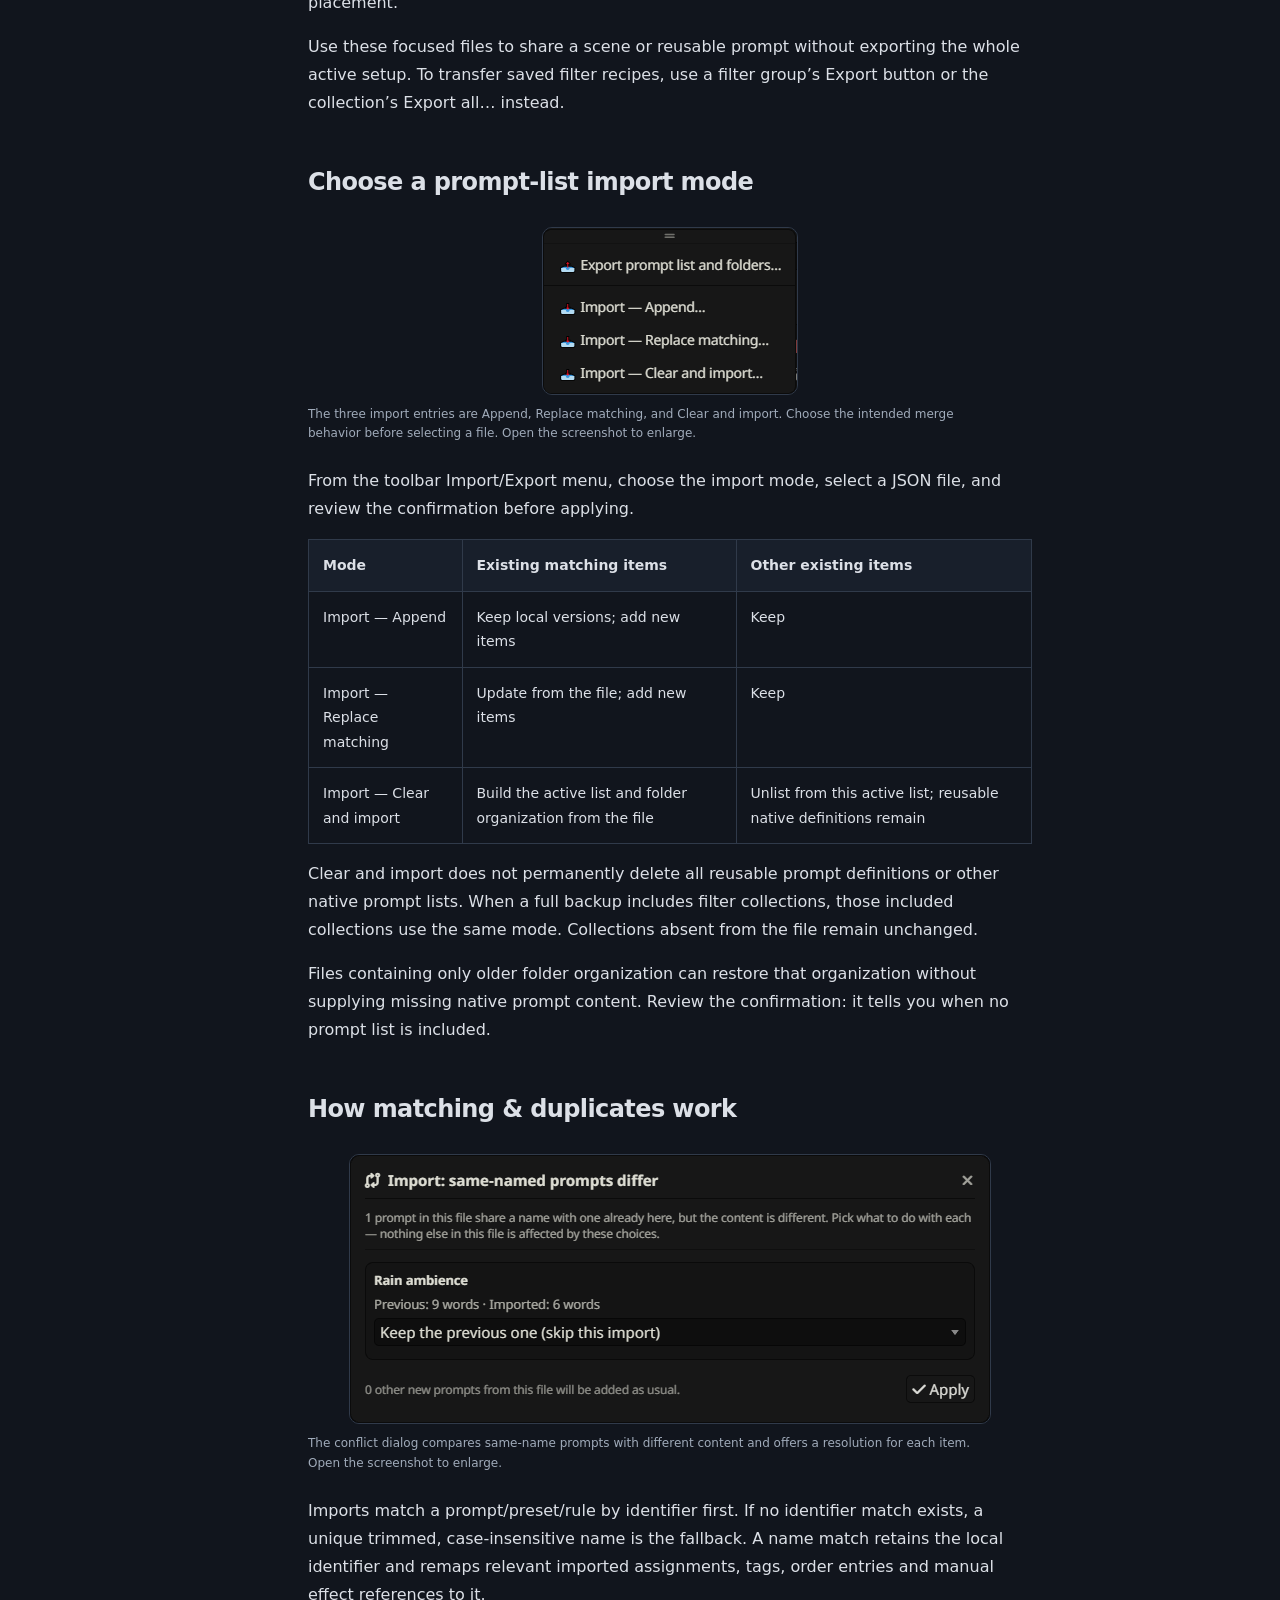
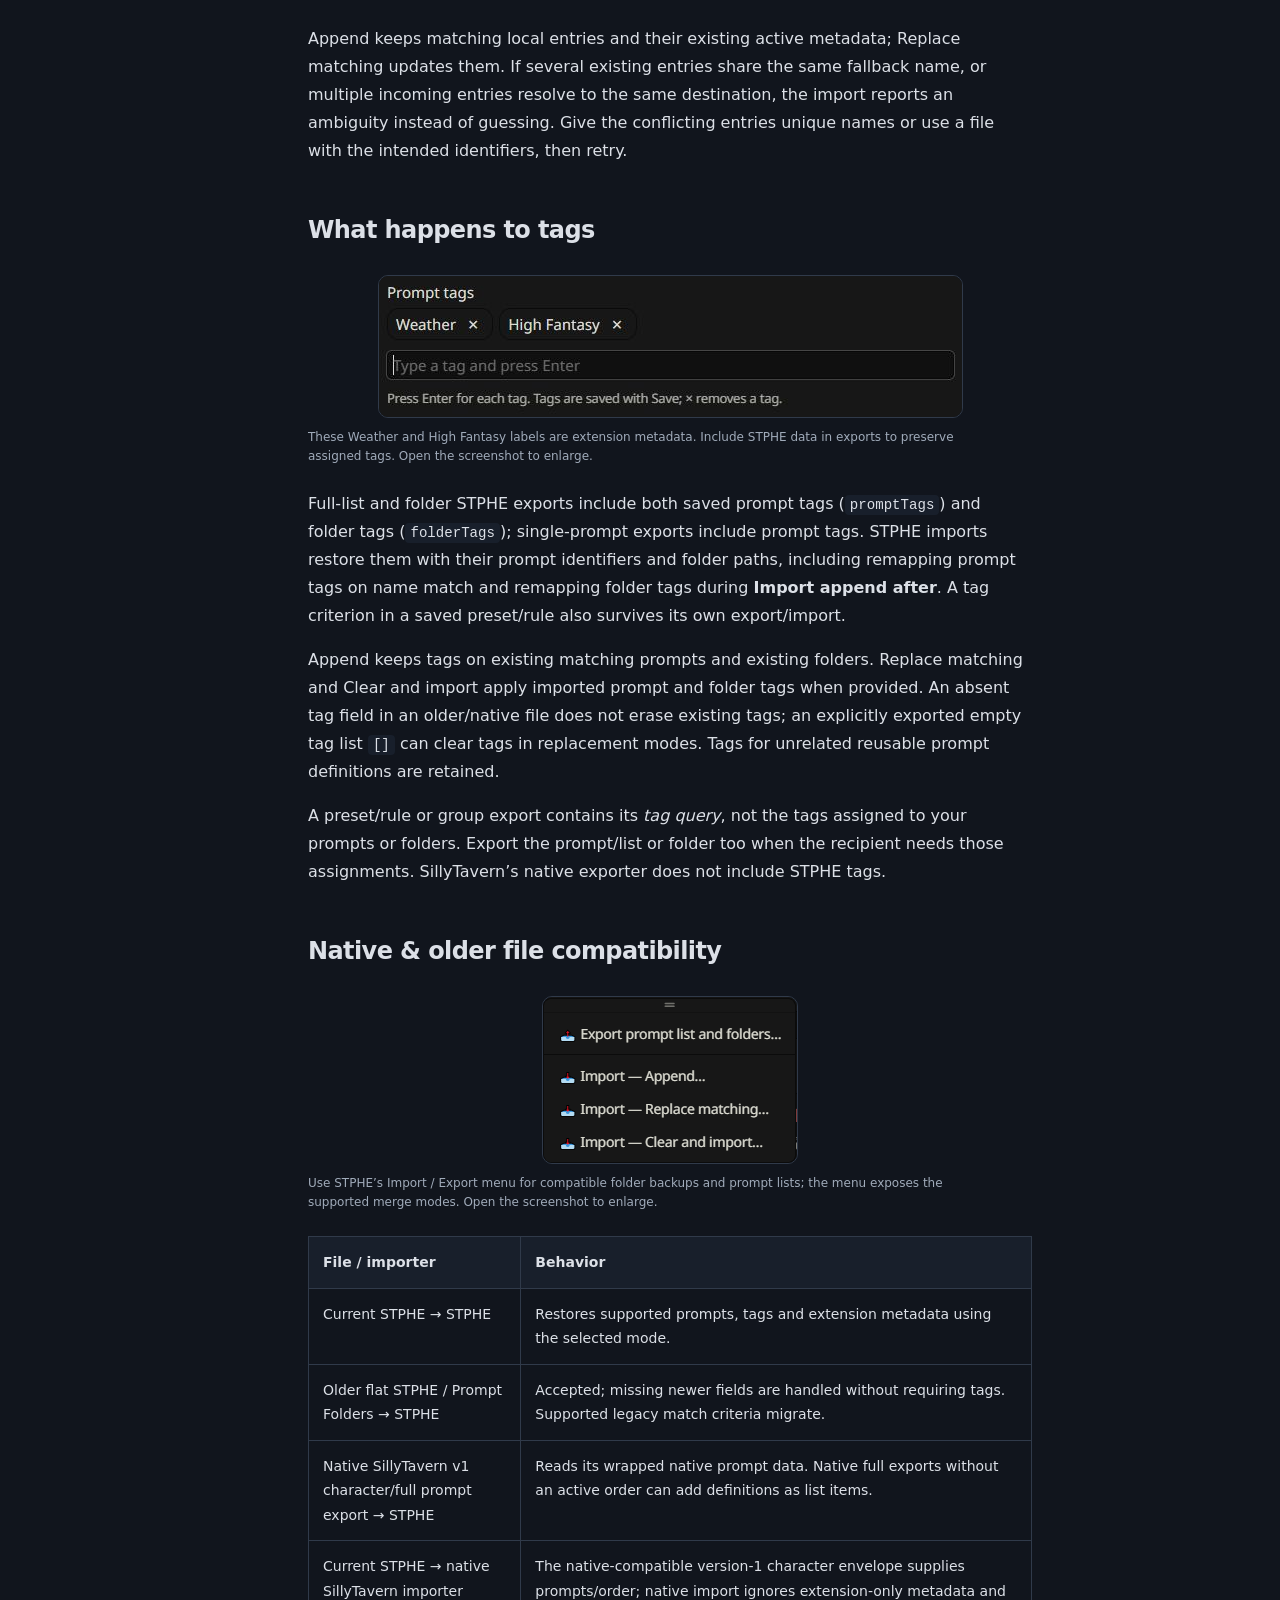
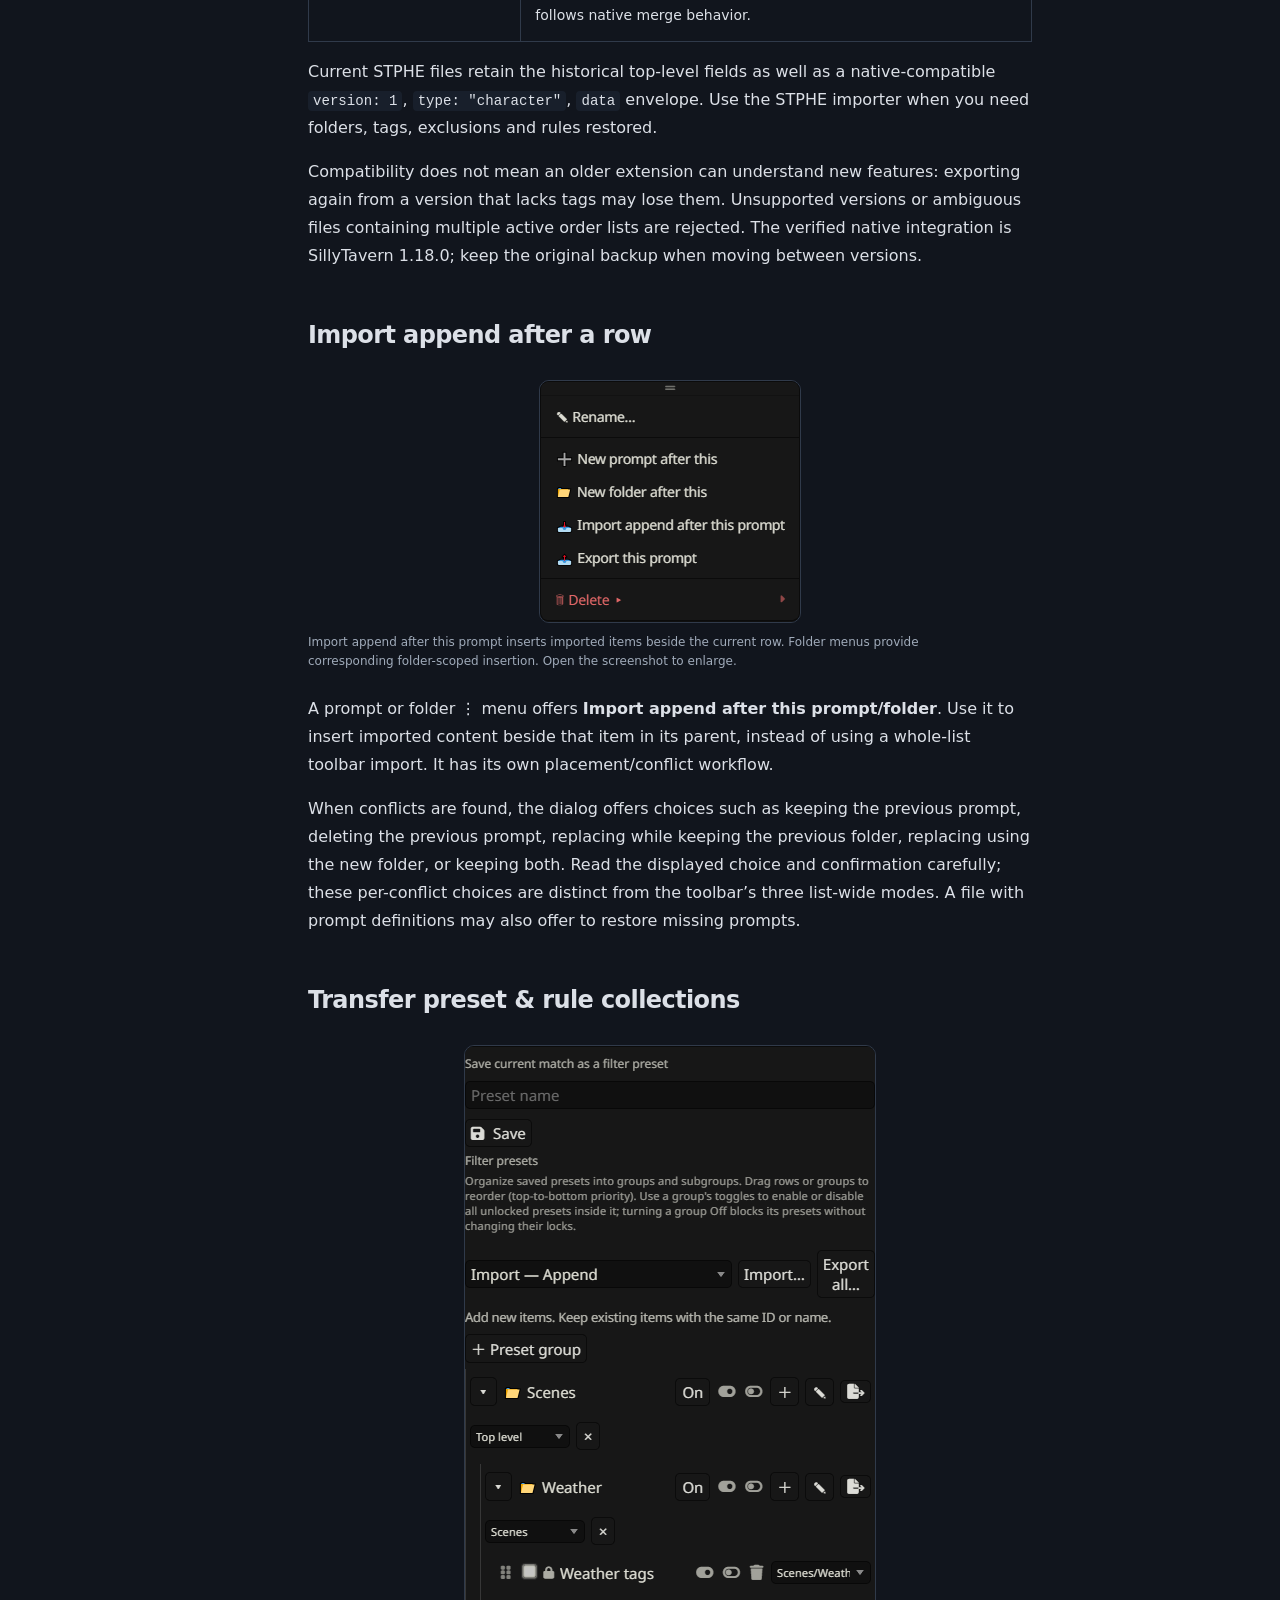
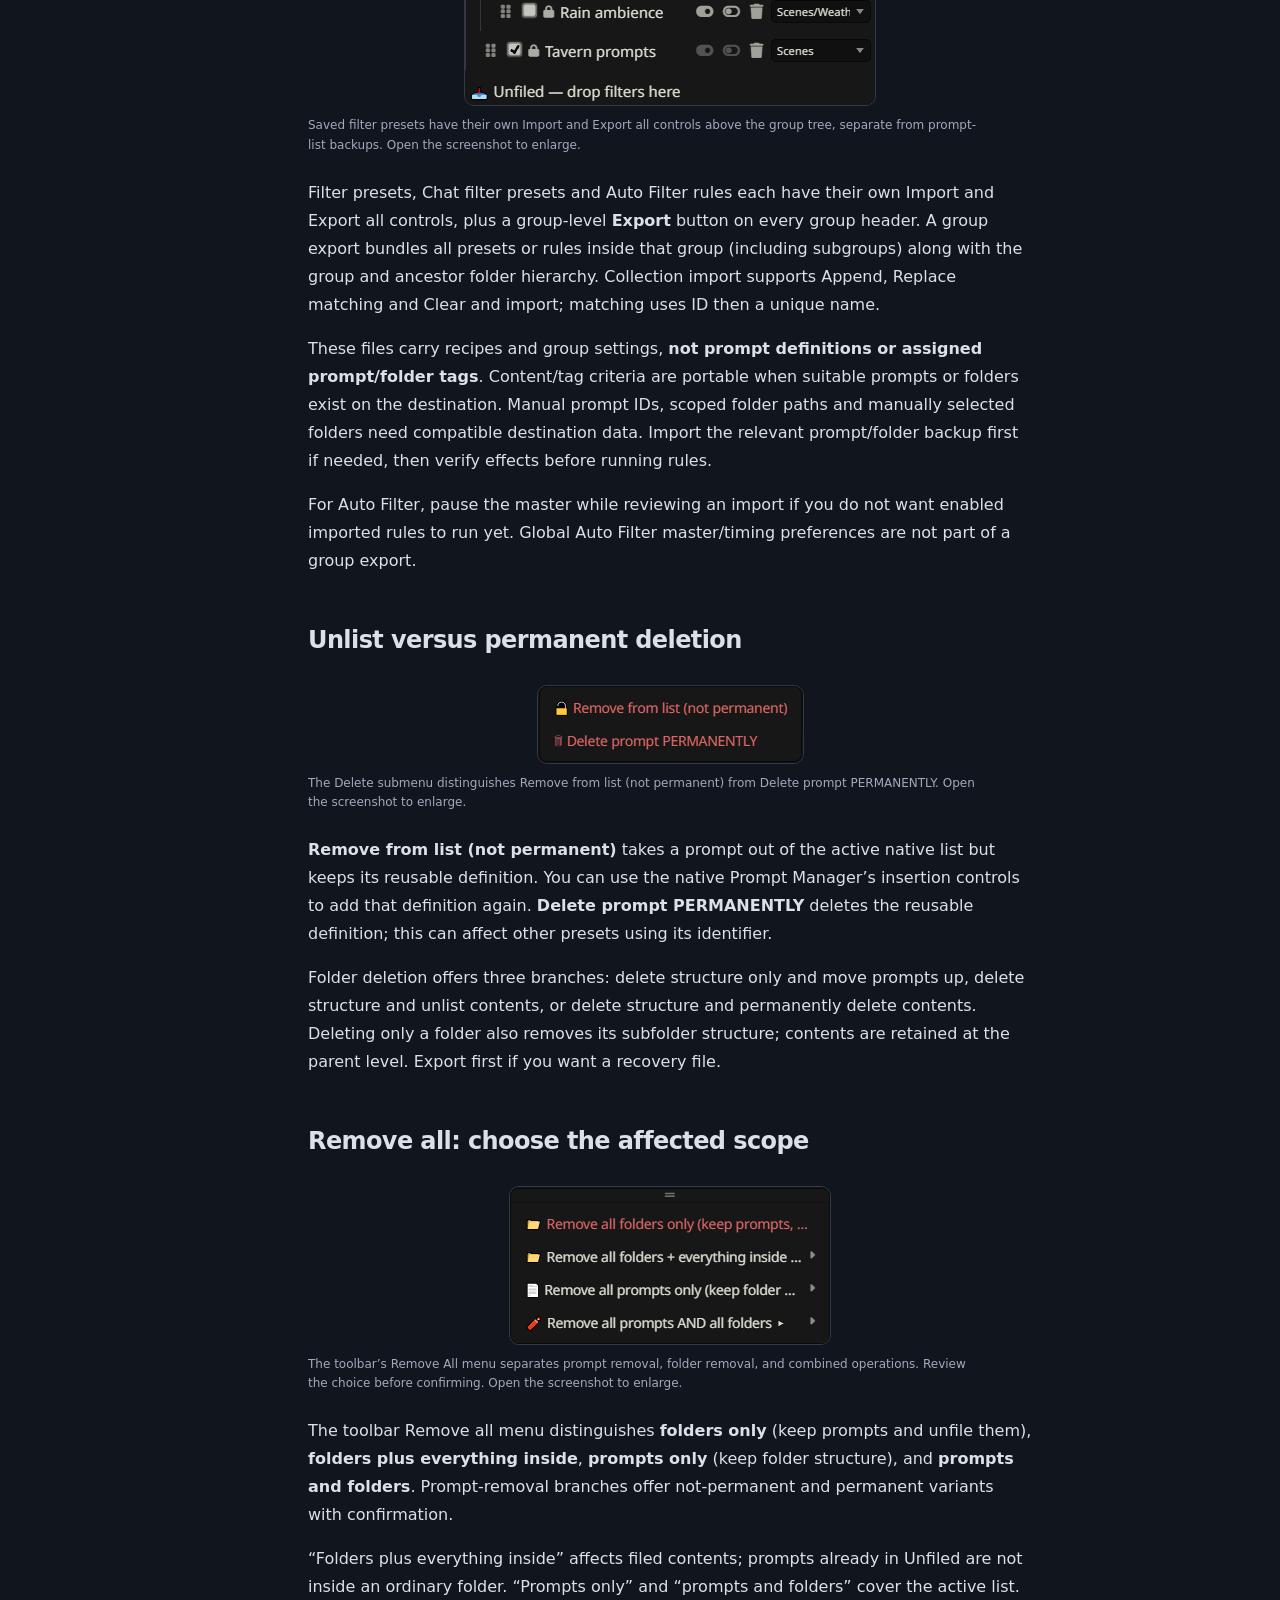
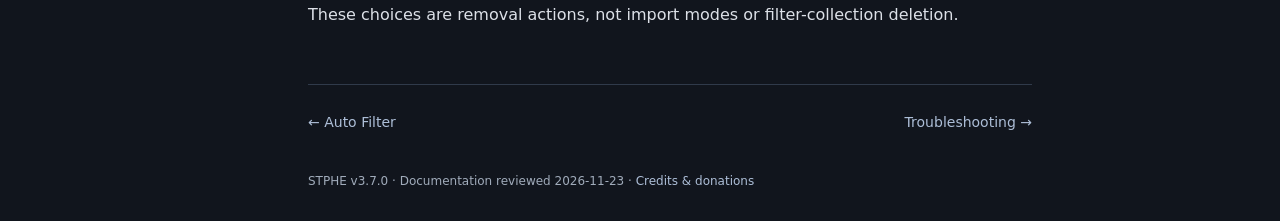
<file: docs/backups.html>
<!doctype html><html lang="en"><head><meta charset="utf-8"><meta name="viewport" content="width=device-width,initial-scale=1"><meta name="description" content="Choose the right backup scope and import mode. Preserve tags and extension metadata while remaining compatible with native SillyTavern prompt files."><title>Import, export &amp; removal · STPHE</title><link rel="icon" href="assets/icon.svg" type="image/svg+xml"><link rel="stylesheet" href="assets/site.css?v=ba86a8393c"><script src="assets/site.js?v=d42ae4cadf" defer></script></head><body><a class="skip" href="#main">Skip to content</a><header><a class="brand" href="index.html"><img src="assets/icon.svg" alt="">STPHE <span>DOCUMENTATION</span></a><div class="header-right"><span class="version">v3.5.0</span><button id="theme" aria-label="Toggle color theme">◐</button><button id="menu" aria-label="Toggle navigation" aria-expanded="false">☰</button></div></header><div class="layout"><aside class="sidebar" id="navigation"><label for="search">Search documentation</label><input id="search" type="search" placeholder="Find a guide…" autocomplete="off"><div id="results" aria-live="polite"></div><p class="nav-label">THE GUIDE</p><nav aria-label="Documentation"><a href="index.html">Overview &amp; feature directory</a><a href="getting-started.html">Getting started &amp; panel</a><a href="folders.html">Folders &amp; ordering</a><a href="prompts.html">Prompts &amp; tags</a><a href="filters.html">Manual Filter</a><a href="presets.html">Filter presets</a><a href="auto-filter.html">Auto Filter</a><a href="backups.html" aria-current="page">Import, export &amp; removal</a><a href="troubleshooting.html">Troubleshooting</a><a href="credits.html">Credits &amp; donations</a></nav><a class="upstream" href="https://docs.sillytavern.app/">SillyTavern docs ↗</a><div class="sidebar-foot">By <strong>miputra</strong><br>Silly-Tavern-Prompt-Hierarchy-Expanded</div></aside><main id="main"><div class="eyebrow">STPHE / User guide</div><h1>Import, export &amp; removal</h1><p class="lead">Choose the right backup scope and import mode. Preserve tags and extension metadata while remaining compatible with native SillyTavern prompt files.</p>
<section aria-labelledby="export"><h2 id="export">Export the full prompt list</h2><figure><a href="assets/screen-transfer-menu.png?v=167f1c457a"><img src="assets/screen-transfer-menu.png?v=167f1c457a" alt="Import / Export opens this menu. Export prompt list and folders saves the combined structure and prompt data." loading="lazy" width="254" height="166"></a><figcaption>Import / Export opens this menu. Export prompt list and folders saves the combined structure and prompt data. Open the screenshot to enlarge.</figcaption></figure><p>Open the toolbar Import/Export menu and choose <strong>Export prompt list and folders…</strong>. Keep this JSON file as the broadest STPHE backup. It includes folder structure and assignments, ordering, intended/master states, exclusions, prompt and folder tags, saved Filter/Chat presets, Auto Filter rules and their groups, plus native prompt definitions/order when available from SillyTavern.</p><p>Open AI Response Configuration and Refresh before exporting so the active native list is available. This is an extension/prompt-list backup, not a backup of chats, characters, model credentials or all SillyTavern settings.</p></section>

<section aria-labelledby="scoped-export"><h2 id="scoped-export">Export one prompt or folder</h2><figure><a href="assets/screen-folder-menu.png?v=40e1a5e14d"><img src="assets/screen-folder-menu.png?v=40e1a5e14d" alt="Export this folder in the folder menu limits the export to that branch. A prompt menu also offers Export this prompt." loading="lazy" width="275" height="373"></a><figcaption>Export this folder in the folder menu limits the export to that branch. A prompt menu also offers Export this prompt. Open the screenshot to enlarge.</figcaption></figure><p>Choose <strong>Export this prompt</strong> from a prompt’s ⋮ menu to save its definition, tags, relevant folder ancestry, intended state and native ordering information when available. Choose <strong>Export this folder</strong> from a folder’s menu for its subtree, folder tags, and corresponding prompt metadata. Ancestor paths are included to retain meaningful placement.</p><p>Use these focused files to share a scene or reusable prompt without exporting the whole active setup. To transfer saved filter recipes, use a filter group’s Export button or the collection’s Export all… instead.</p></section>
<span class="anchor-alias" id="import"></span>
<section aria-labelledby="import-modes"><h2 id="import-modes">Choose a prompt-list import mode</h2><figure><a href="assets/screen-transfer-menu.png?v=167f1c457a"><img src="assets/screen-transfer-menu.png?v=167f1c457a" alt="The three import entries are Append, Replace matching, and Clear and import. Choose the intended merge behavior before selecting a file." loading="lazy" width="254" height="166"></a><figcaption>The three import entries are Append, Replace matching, and Clear and import. Choose the intended merge behavior before selecting a file. Open the screenshot to enlarge.</figcaption></figure><p>From the toolbar Import/Export menu, choose the import mode, select a JSON file, and review the confirmation before applying.</p><table><thead><tr><th>Mode</th><th>Existing matching items</th><th>Other existing items</th></tr></thead><tbody><tr><td>Import — Append</td><td>Keep local versions; add new items</td><td>Keep</td></tr><tr><td>Import — Replace matching</td><td>Update from the file; add new items</td><td>Keep</td></tr><tr><td>Import — Clear and import</td><td>Build the active list and folder organization from the file</td><td>Unlist from this active list; reusable native definitions remain</td></tr></tbody></table><p>Clear and import does not permanently delete all reusable prompt definitions or other native prompt lists. When a full backup includes filter collections, those included collections use the same mode. Collections absent from the file remain unchanged.</p><p>Files containing only older folder organization can restore that organization without supplying missing native prompt content. Review the confirmation: it tells you when no prompt list is included.</p></section>

<section aria-labelledby="matching"><h2 id="matching">How matching &amp; duplicates work</h2><figure><a href="assets/screen-conflicts.png?v=466ba43445"><img src="assets/screen-conflicts.png?v=466ba43445" alt="The conflict dialog compares same-name prompts with different content and offers a resolution for each item." loading="lazy" width="640" height="268"></a><figcaption>The conflict dialog compares same-name prompts with different content and offers a resolution for each item. Open the screenshot to enlarge.</figcaption></figure><p>Imports match a prompt/preset/rule by identifier first. If no identifier match exists, a unique trimmed, case-insensitive name is the fallback. A name match retains the local identifier and remaps relevant imported assignments, tags, order entries and manual effect references to it.</p><p>Append keeps matching local entries and their existing active metadata; Replace matching updates them. If several existing entries share the same fallback name, or multiple incoming entries resolve to the same destination, the import reports an ambiguity instead of guessing. Give the conflicting entries unique names or use a file with the intended identifiers, then retry.</p></section>

<section aria-labelledby="tags"><h2 id="tags">What happens to tags</h2><figure><a href="assets/prompt-tags-editor.png?v=0a3629bb5b"><img src="assets/prompt-tags-editor.png?v=0a3629bb5b" alt="These Weather and High Fantasy labels are extension metadata. Include STPHE data in exports to preserve assigned tags." loading="lazy" width="583" height="141"></a><figcaption>These Weather and High Fantasy labels are extension metadata. Include STPHE data in exports to preserve assigned tags. Open the screenshot to enlarge.</figcaption></figure><p>Full-list and folder STPHE exports include both saved prompt tags (<code>promptTags</code>) and folder tags (<code>folderTags</code>); single-prompt exports include prompt tags. STPHE imports restore them with their prompt identifiers and folder paths, including remapping prompt tags on name match and remapping folder tags during <strong>Import append after</strong>. A tag criterion in a saved preset/rule also survives its own export/import.</p><p>Append keeps tags on existing matching prompts and existing folders. Replace matching and Clear and import apply imported prompt and folder tags when provided. An absent tag field in an older/native file does not erase existing tags; an explicitly exported empty tag list <code>[]</code> can clear tags in replacement modes. Tags for unrelated reusable prompt definitions are retained.</p><p>A preset/rule or group export contains its <em>tag query</em>, not the tags assigned to your prompts or folders. Export the prompt/list or folder too when the recipient needs those assignments. SillyTavern’s native exporter does not include STPHE tags.</p></section>
<span class="anchor-alias" id="legacy"></span>
<section aria-labelledby="compatibility"><h2 id="compatibility">Native &amp; older file compatibility</h2><figure><a href="assets/screen-transfer-menu.png?v=167f1c457a"><img src="assets/screen-transfer-menu.png?v=167f1c457a" alt="Use STPHE’s Import / Export menu for compatible folder backups and prompt lists; the menu exposes the supported merge modes." loading="lazy" width="254" height="166"></a><figcaption>Use STPHE’s Import / Export menu for compatible folder backups and prompt lists; the menu exposes the supported merge modes. Open the screenshot to enlarge.</figcaption></figure><table><thead><tr><th>File / importer</th><th>Behavior</th></tr></thead><tbody><tr><td>Current STPHE → STPHE</td><td>Restores supported prompts, tags and extension metadata using the selected mode.</td></tr><tr><td>Older flat STPHE / Prompt Folders → STPHE</td><td>Accepted; missing newer fields are handled without requiring tags. Supported legacy match criteria migrate.</td></tr><tr><td>Native SillyTavern v1 character/full prompt export → STPHE</td><td>Reads its wrapped native prompt data. Native full exports without an active order can add definitions as list items.</td></tr><tr><td>Current STPHE → native SillyTavern importer</td><td>The native-compatible version-1 character envelope supplies prompts/order; native import ignores extension-only metadata and follows native merge behavior.</td></tr></tbody></table><p>Current STPHE files retain the historical top-level fields as well as a native-compatible <code>version: 1</code>, <code>type: "character"</code>, <code>data</code> envelope. Use the STPHE importer when you need folders, tags, exclusions and rules restored.</p><p>Compatibility does not mean an older extension can understand new features: exporting again from a version that lacks tags may lose them. Unsupported versions or ambiguous files containing multiple active order lists are rejected. The verified native integration is SillyTavern 1.18.0; keep the original backup when moving between versions.</p></section>
<span class="anchor-alias" id="conflicts"></span>
<section aria-labelledby="scoped-import"><h2 id="scoped-import">Import append after a row</h2><figure><a href="assets/screen-prompt-menu.png?v=d5e0e2abb5"><img src="assets/screen-prompt-menu.png?v=d5e0e2abb5" alt="Import append after this prompt inserts imported items beside the current row. Folder menus provide corresponding folder-scoped insertion." loading="lazy" width="260" height="241"></a><figcaption>Import append after this prompt inserts imported items beside the current row. Folder menus provide corresponding folder-scoped insertion. Open the screenshot to enlarge.</figcaption></figure><p>A prompt or folder ⋮ menu offers <strong>Import append after this prompt/folder</strong>. Use it to insert imported content beside that item in its parent, instead of using a whole-list toolbar import. It has its own placement/conflict workflow.</p><p>When conflicts are found, the dialog offers choices such as keeping the previous prompt, deleting the previous prompt, replacing while keeping the previous folder, replacing using the new folder, or keeping both. Read the displayed choice and confirmation carefully; these per-conflict choices are distinct from the toolbar’s three list-wide modes. A file with prompt definitions may also offer to restore missing prompts.</p></section>
<span class="anchor-alias" id="presets"></span>
<section aria-labelledby="preset-files"><h2 id="preset-files">Transfer preset &amp; rule collections</h2><figure><a href="assets/screen-presets.png?v=4461c1b71e"><img src="assets/screen-presets.png?v=4461c1b71e" alt="Saved filter presets have their own Import and Export all controls above the group tree, separate from prompt-list backups." loading="lazy" width="410" height="659"></a><figcaption>Saved filter presets have their own Import and Export all controls above the group tree, separate from prompt-list backups. Open the screenshot to enlarge.</figcaption></figure><p>Filter presets, Chat filter presets and Auto Filter rules each have their own Import and Export all controls, plus a group-level <strong>Export</strong> button on every group header. A group export bundles all presets or rules inside that group (including subgroups) along with the group and ancestor folder hierarchy. Collection import supports Append, Replace matching and Clear and import; matching uses ID then a unique name.</p><p>These files carry recipes and group settings, <strong>not prompt definitions or assigned prompt/folder tags</strong>. Content/tag criteria are portable when suitable prompts or folders exist on the destination. Manual prompt IDs, scoped folder paths and manually selected folders need compatible destination data. Import the relevant prompt/folder backup first if needed, then verify effects before running rules.</p><p>For Auto Filter, pause the master while reviewing an import if you do not want enabled imported rules to run yet. Global Auto Filter master/timing preferences are not part of a group export.</p></section>
<span class="anchor-alias" id="remove"></span>
<section aria-labelledby="deletion"><h2 id="deletion">Unlist versus permanent deletion</h2><figure><a href="assets/screen-delete.png?v=ef602e14ae"><img src="assets/screen-delete.png?v=ef602e14ae" alt="The Delete submenu distinguishes Remove from list (not permanent) from Delete prompt PERMANENTLY." loading="lazy" width="265" height="77"></a><figcaption>The Delete submenu distinguishes Remove from list (not permanent) from Delete prompt PERMANENTLY. Open the screenshot to enlarge.</figcaption></figure><p><strong>Remove from list (not permanent)</strong> takes a prompt out of the active native list but keeps its reusable definition. You can use the native Prompt Manager’s insertion controls to add that definition again. <strong>Delete prompt PERMANENTLY</strong> deletes the reusable definition; this can affect other presets using its identifier.</p><p>Folder deletion offers three branches: delete structure only and move prompts up, delete structure and unlist contents, or delete structure and permanently delete contents. Deleting only a folder also removes its subfolder structure; contents are retained at the parent level. Export first if you want a recovery file.</p></section>

<section aria-labelledby="remove-all"><h2 id="remove-all">Remove all: choose the affected scope</h2><figure><a href="assets/screen-remove-all.png?v=46576fa385"><img src="assets/screen-remove-all.png?v=46576fa385" alt="The toolbar’s Remove All menu separates prompt removal, folder removal, and combined operations. Review the choice before confirming." loading="lazy" width="320" height="157"></a><figcaption>The toolbar’s Remove All menu separates prompt removal, folder removal, and combined operations. Review the choice before confirming. Open the screenshot to enlarge.</figcaption></figure><p>The toolbar Remove all menu distinguishes <strong>folders only</strong> (keep prompts and unfile them), <strong>folders plus everything inside</strong>, <strong>prompts only</strong> (keep folder structure), and <strong>prompts and folders</strong>. Prompt-removal branches offer not-permanent and permanent variants with confirmation.</p><p>“Folders plus everything inside” affects filed contents; prompts already in Unfiled are not inside an ordinary folder. “Prompts only” and “prompts and folders” cover the active list. These choices are removal actions, not import modes or filter-collection deletion.</p></section>
<div class="page-nav"><a href="auto-filter.html">← Auto Filter</a><a href="troubleshooting.html">Troubleshooting →</a></div><footer>STPHE v3.7.0 · Documentation reviewed 2026-11-23 · <a href="credits.html">Credits &amp; donations</a></footer></main><aside class="toc"><p class="nav-label">ON THIS PAGE</p><nav aria-label="On this page"><a href="#export">Export the full prompt list</a><a href="#scoped-export">Export one prompt or folder</a><a href="#import-modes">Choose a prompt-list import mode</a><a href="#matching">How matching &amp; duplicates work</a><a href="#tags">What happens to tags</a><a href="#compatibility">Native &amp; older file compatibility</a><a href="#scoped-import">Import append after a row</a><a href="#preset-files">Transfer preset &amp; rule collections</a><a href="#deletion">Unlist versus permanent deletion</a><a href="#remove-all">Remove all: choose the affected scope</a></nav></aside></div></body></html>
</file>
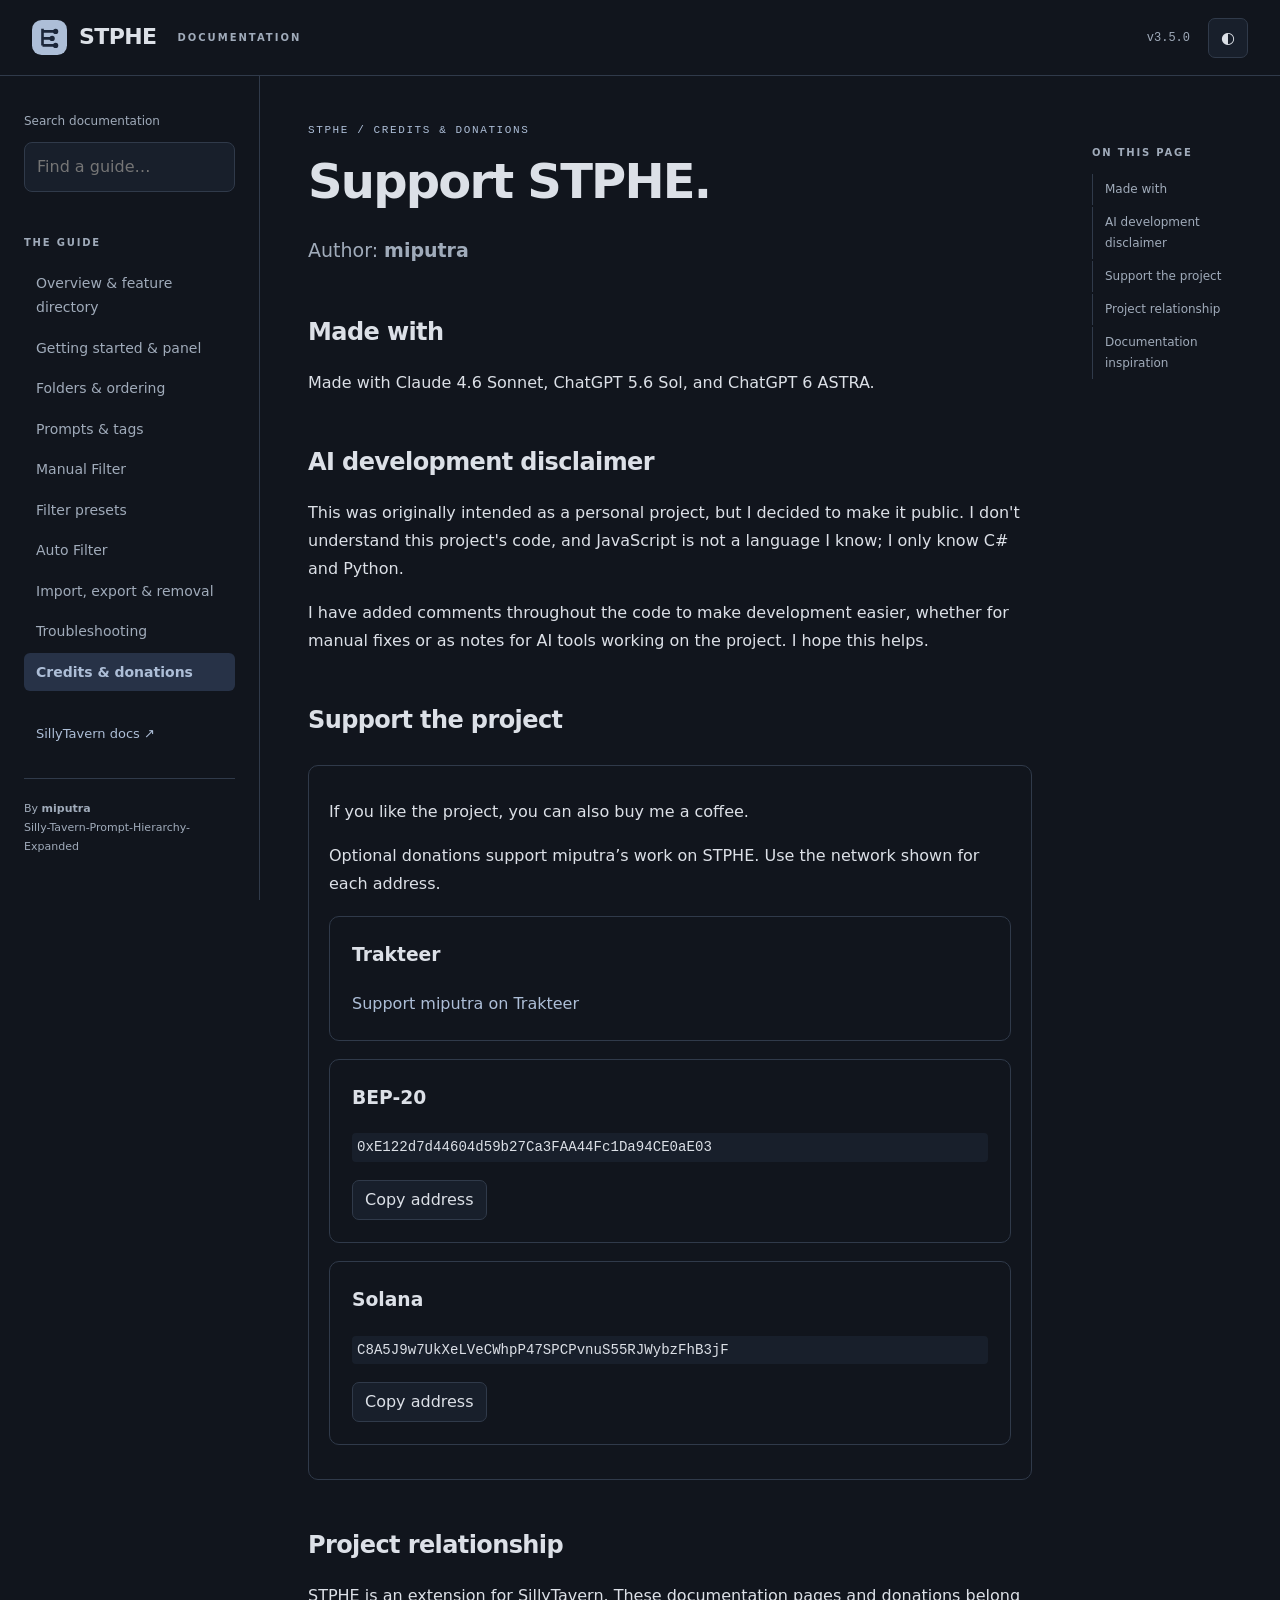
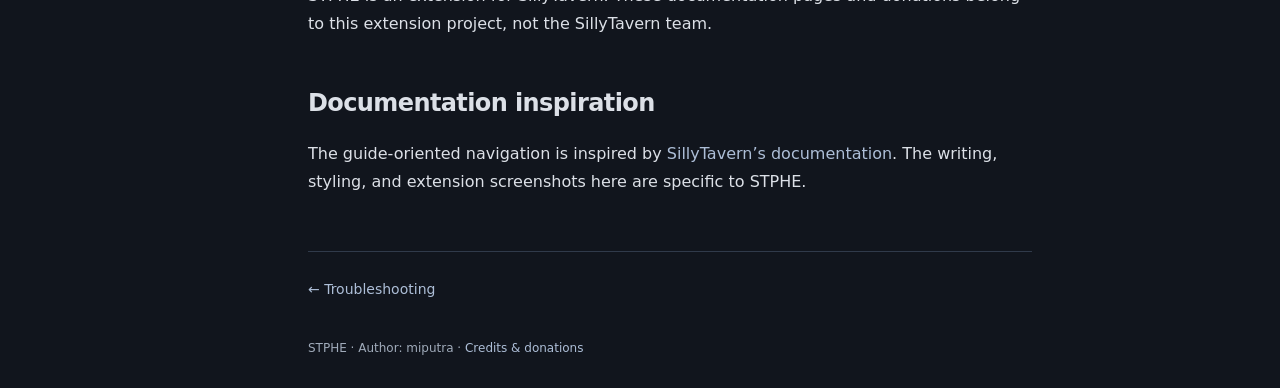
<file: docs/credits.html>
<!doctype html><html lang="en"><head><meta charset="utf-8"><meta name="viewport" content="width=device-width,initial-scale=1"><meta name="description" content="Support STPHE. — STPHE documentation by miputra."><title>Credits &amp; donations · STPHE</title><link rel="icon" href="assets/icon.svg" type="image/svg+xml"><link rel="stylesheet" href="assets/site.css?v=ba86a8393c"><script src="assets/site.js?v=d42ae4cadf" defer></script></head><body><a class="skip" href="#main">Skip to content</a><header><a class="brand" href="index.html"><img src="assets/icon.svg" alt="">STPHE <span>DOCUMENTATION</span></a><div class="header-right"><span class="version">v3.5.0</span><button id="theme" aria-label="Toggle color theme">◐</button><button id="menu" aria-label="Toggle navigation" aria-expanded="false">☰</button></div></header><div class="layout"><aside class="sidebar" id="navigation"><label for="search">Search documentation</label><input id="search" type="search" placeholder="Find a guide…" autocomplete="off"><div id="results" aria-live="polite"></div><p class="nav-label">THE GUIDE</p><nav aria-label="Documentation"><a href="index.html">Overview &amp; feature directory</a><a href="getting-started.html">Getting started &amp; panel</a><a href="folders.html">Folders &amp; ordering</a><a href="prompts.html">Prompts &amp; tags</a><a href="filters.html">Manual Filter</a><a href="presets.html">Filter presets</a><a href="auto-filter.html">Auto Filter</a><a href="backups.html">Import, export &amp; removal</a><a href="troubleshooting.html">Troubleshooting</a><a href="credits.html" aria-current="page">Credits &amp; donations</a></nav><a class="upstream" href="https://docs.sillytavern.app/">SillyTavern docs ↗</a><div class="sidebar-foot">By <strong>miputra</strong><br>Silly-Tavern-Prompt-Hierarchy-Expanded</div></aside><main id="main"><div class="eyebrow">STPHE / Credits &amp; donations</div><h1>Support STPHE.</h1><p class="lead">Author: <strong>miputra</strong></p><h2 id="made-with">Made with</h2><p>Made with Claude 4.6 Sonnet, ChatGPT 5.6 Sol, and ChatGPT 6 ASTRA.</p><h2 id="ai-disclaimer">AI development disclaimer</h2><p>This was originally intended as a personal project, but I decided to make it public. I don&#x27;t understand this project&#x27;s code, and JavaScript is not a language I know; I only know C# and Python.</p><p>I have added comments throughout the code to make development easier, whether for manual fixes or as notes for AI tools working on the project. I hope this helps.</p><h2 id="donate">Support the project</h2><section class="support" aria-labelledby="donate"><p>If you like the project, you can also buy me a coffee.</p><p>Optional donations support miputra’s work on STPHE. Use the network shown for each address.</p><div class="donation"><h3>Trakteer</h3><a href="https://trakteer.id/miputra?quantity=1">Support miputra on Trakteer</a></div><div class="donation"><h3>BEP-20</h3><code id="bep">0xE122d7d44604d59b27Ca3FAA44Fc1Da94CE0aE03</code><button data-copy="bep">Copy address</button></div><div class="donation"><h3>Solana</h3><code id="sol">C8A5J9w7UkXeLVeCWhpP47SPCPvnuS55RJWybzFhB3jF</code><button data-copy="sol">Copy address</button></div><p id="copy-status" role="status"></p></section><h2 id="relationship">Project relationship</h2><p>STPHE is an extension for SillyTavern. These documentation pages and donations belong to this extension project, not the SillyTavern team.</p><h2 id="inspiration">Documentation inspiration</h2><p>The guide-oriented navigation is inspired by <a href="https://docs.sillytavern.app/">SillyTavern’s documentation</a>. The writing, styling, and extension screenshots here are specific to STPHE.</p><div class="page-nav"><a href="troubleshooting.html">← Troubleshooting</a><span></span></div><footer>STPHE · Author: miputra · <a href="credits.html">Credits & donations</a></footer></main><aside class="toc"><p class="nav-label">ON THIS PAGE</p><nav aria-label="On this page"><a href="#made-with">Made with</a><a href="#ai-disclaimer">AI development disclaimer</a><a href="#donate">Support the project</a><a href="#relationship">Project relationship</a><a href="#inspiration">Documentation inspiration</a></nav></aside></div></body></html>
</file>
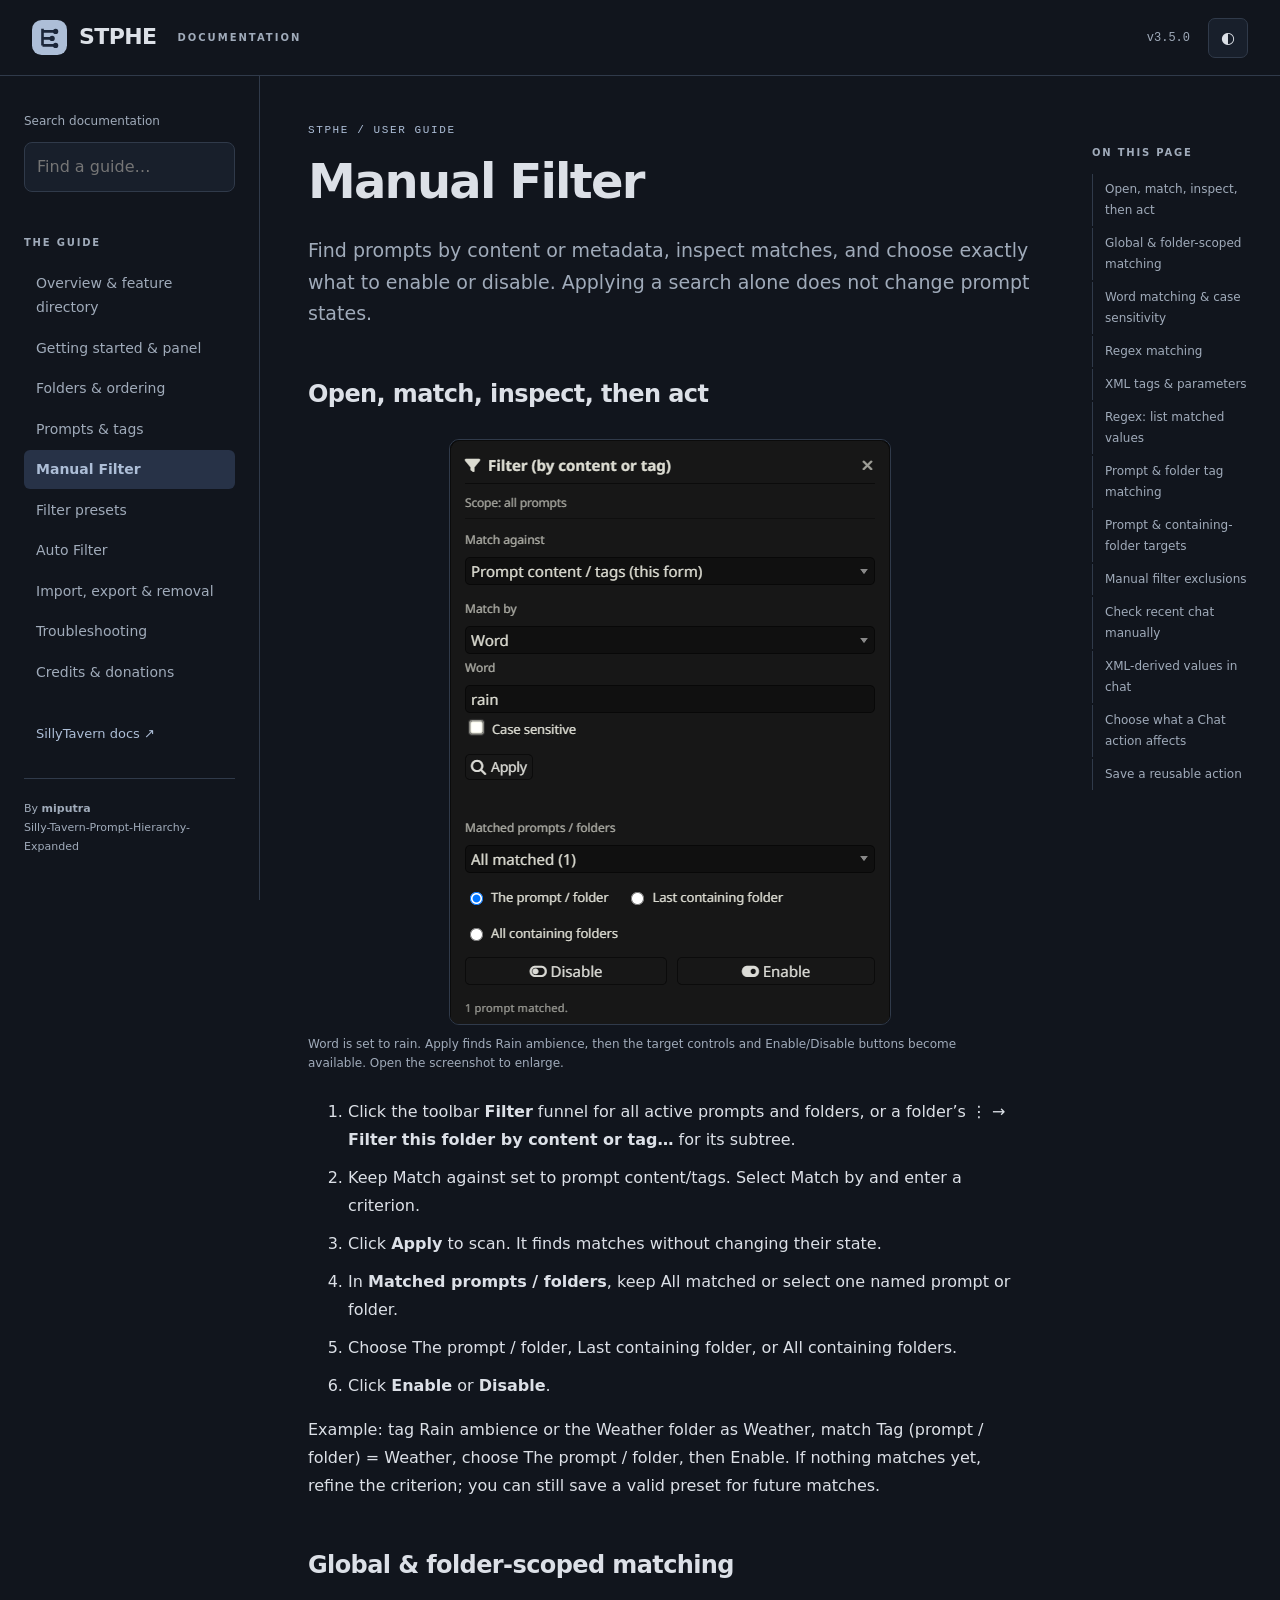
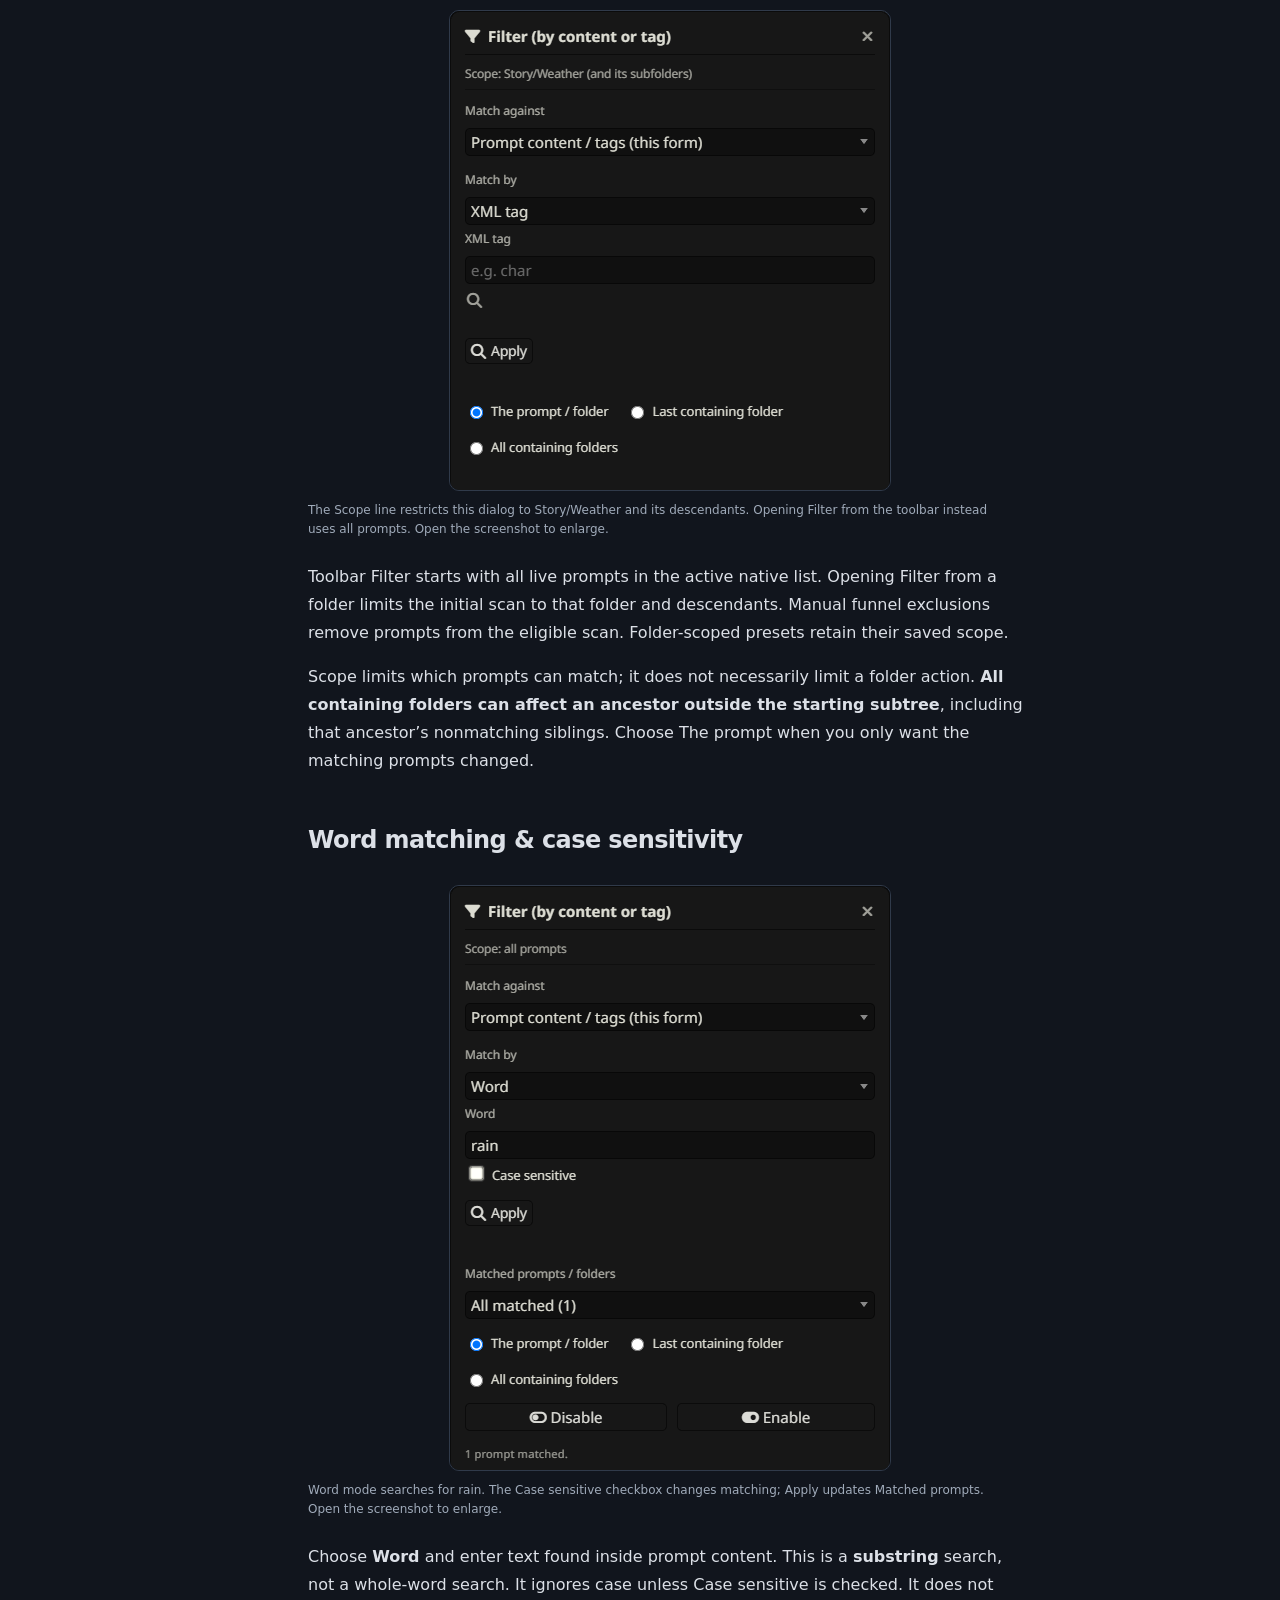
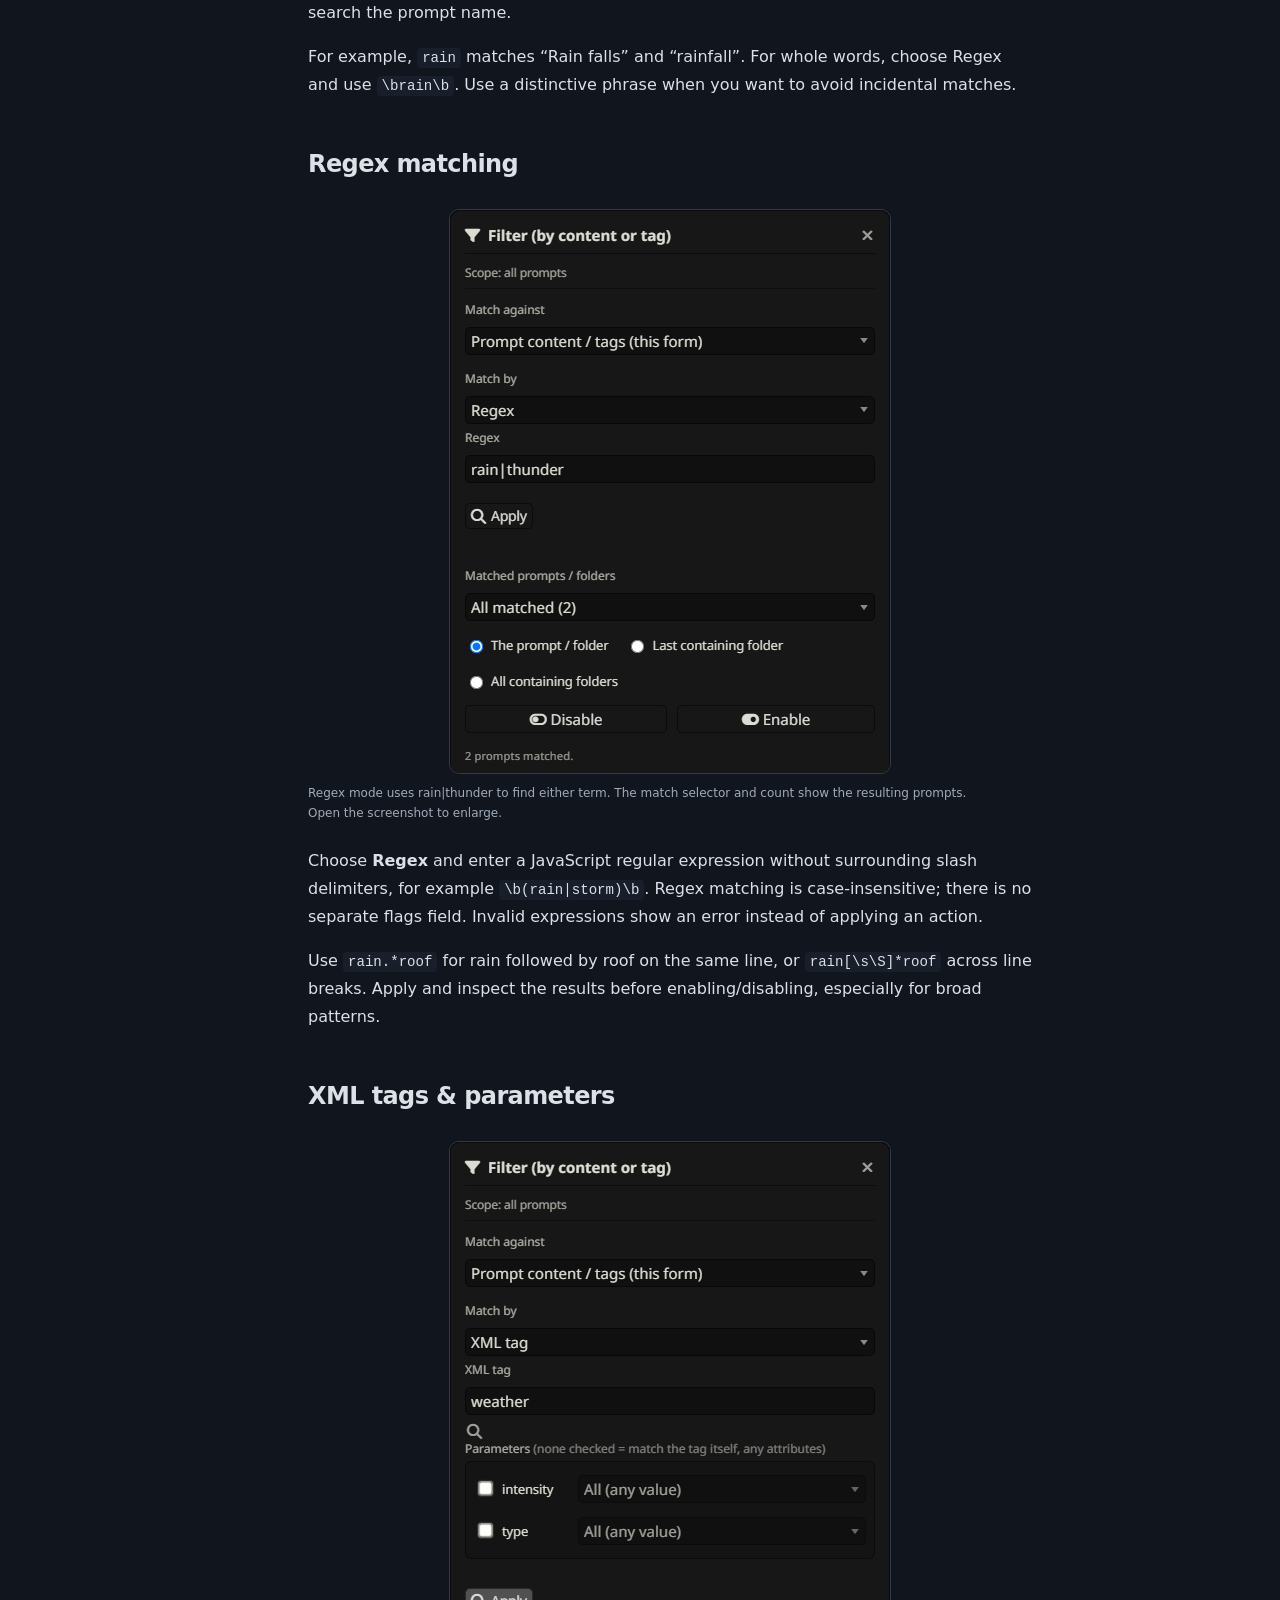
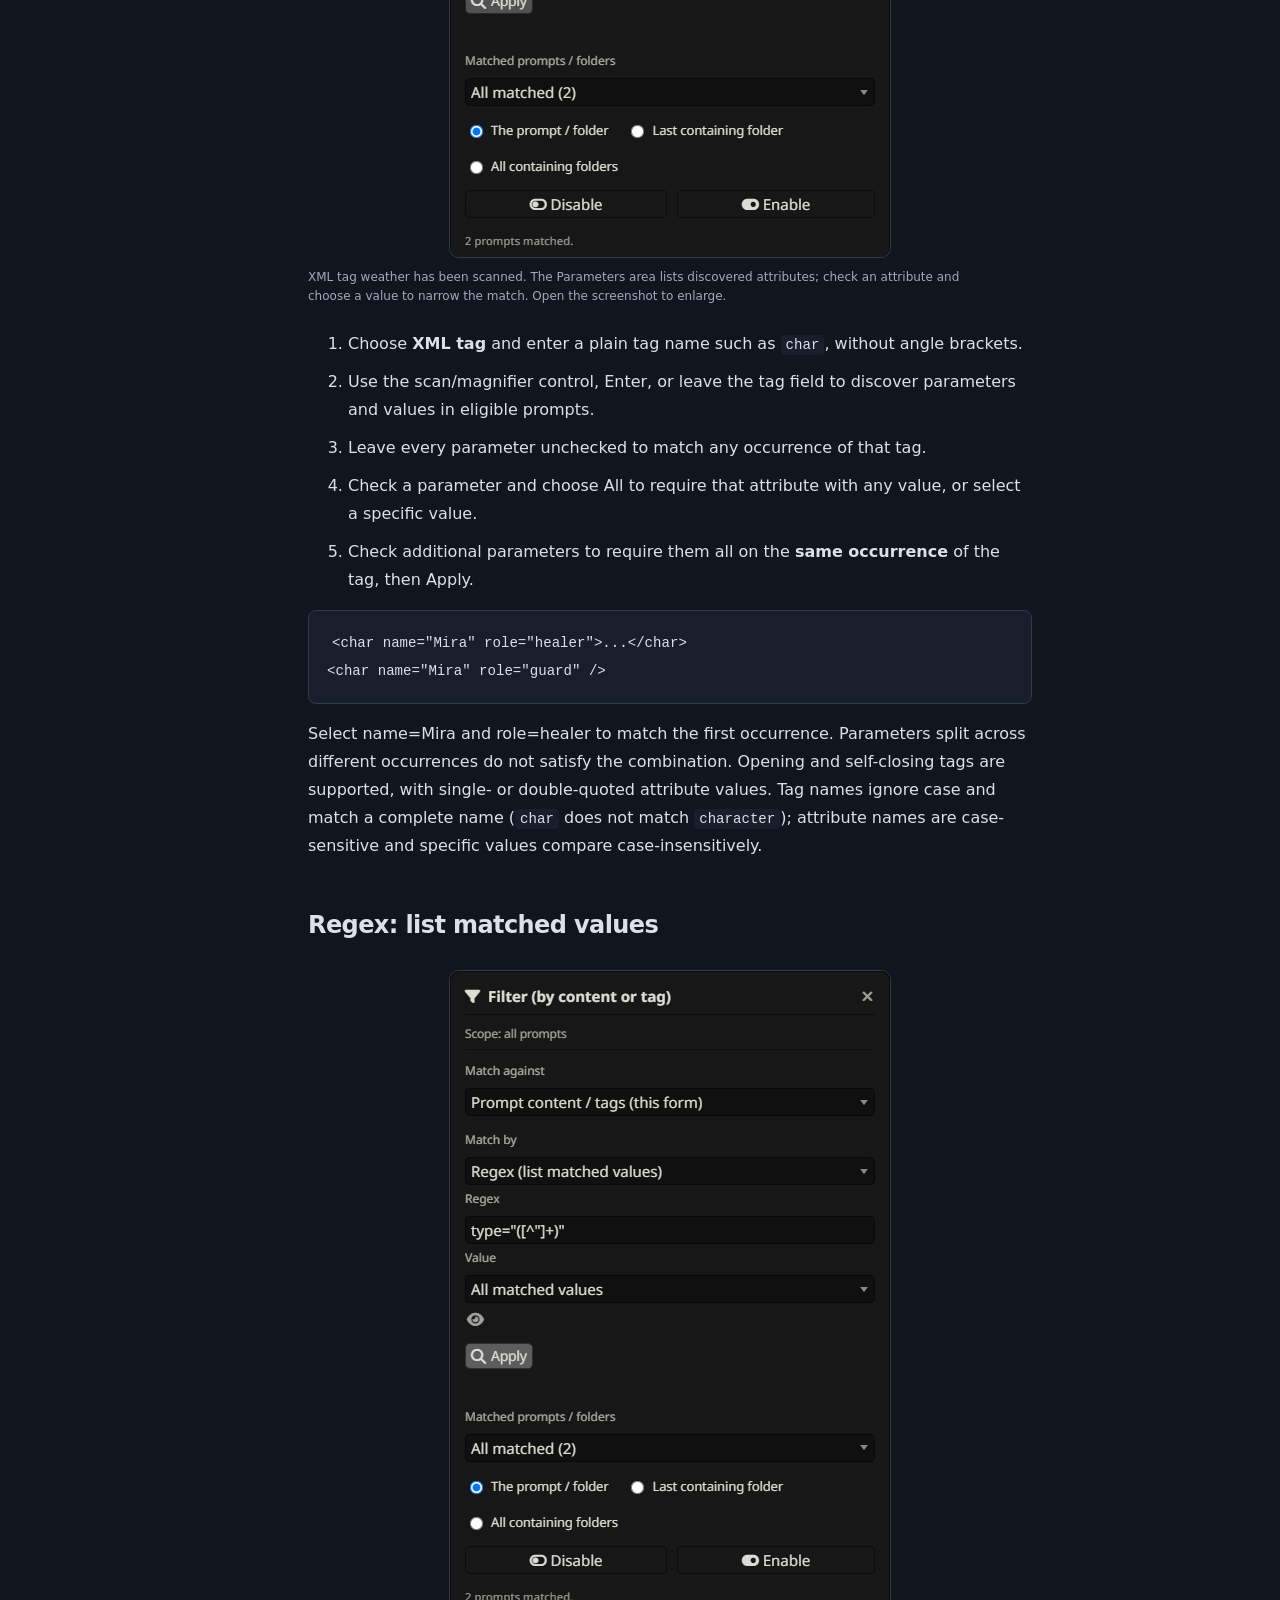
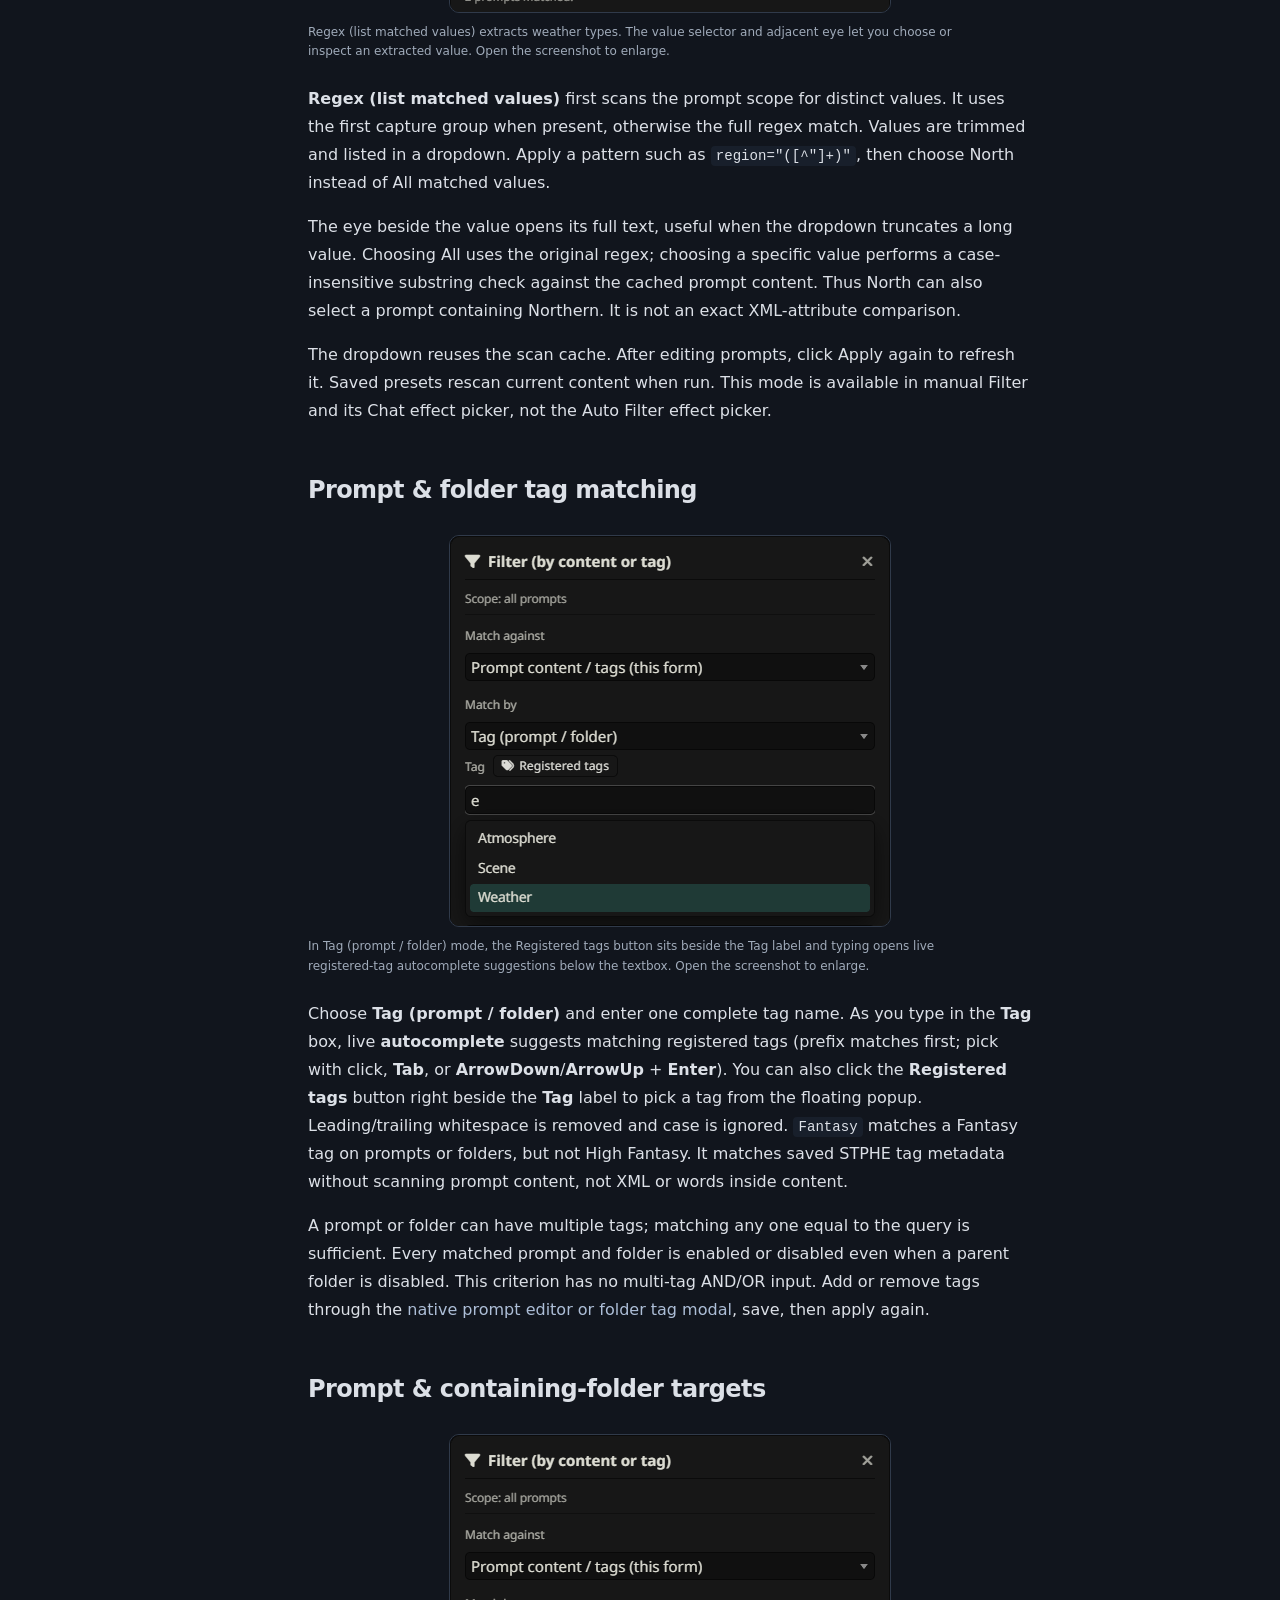
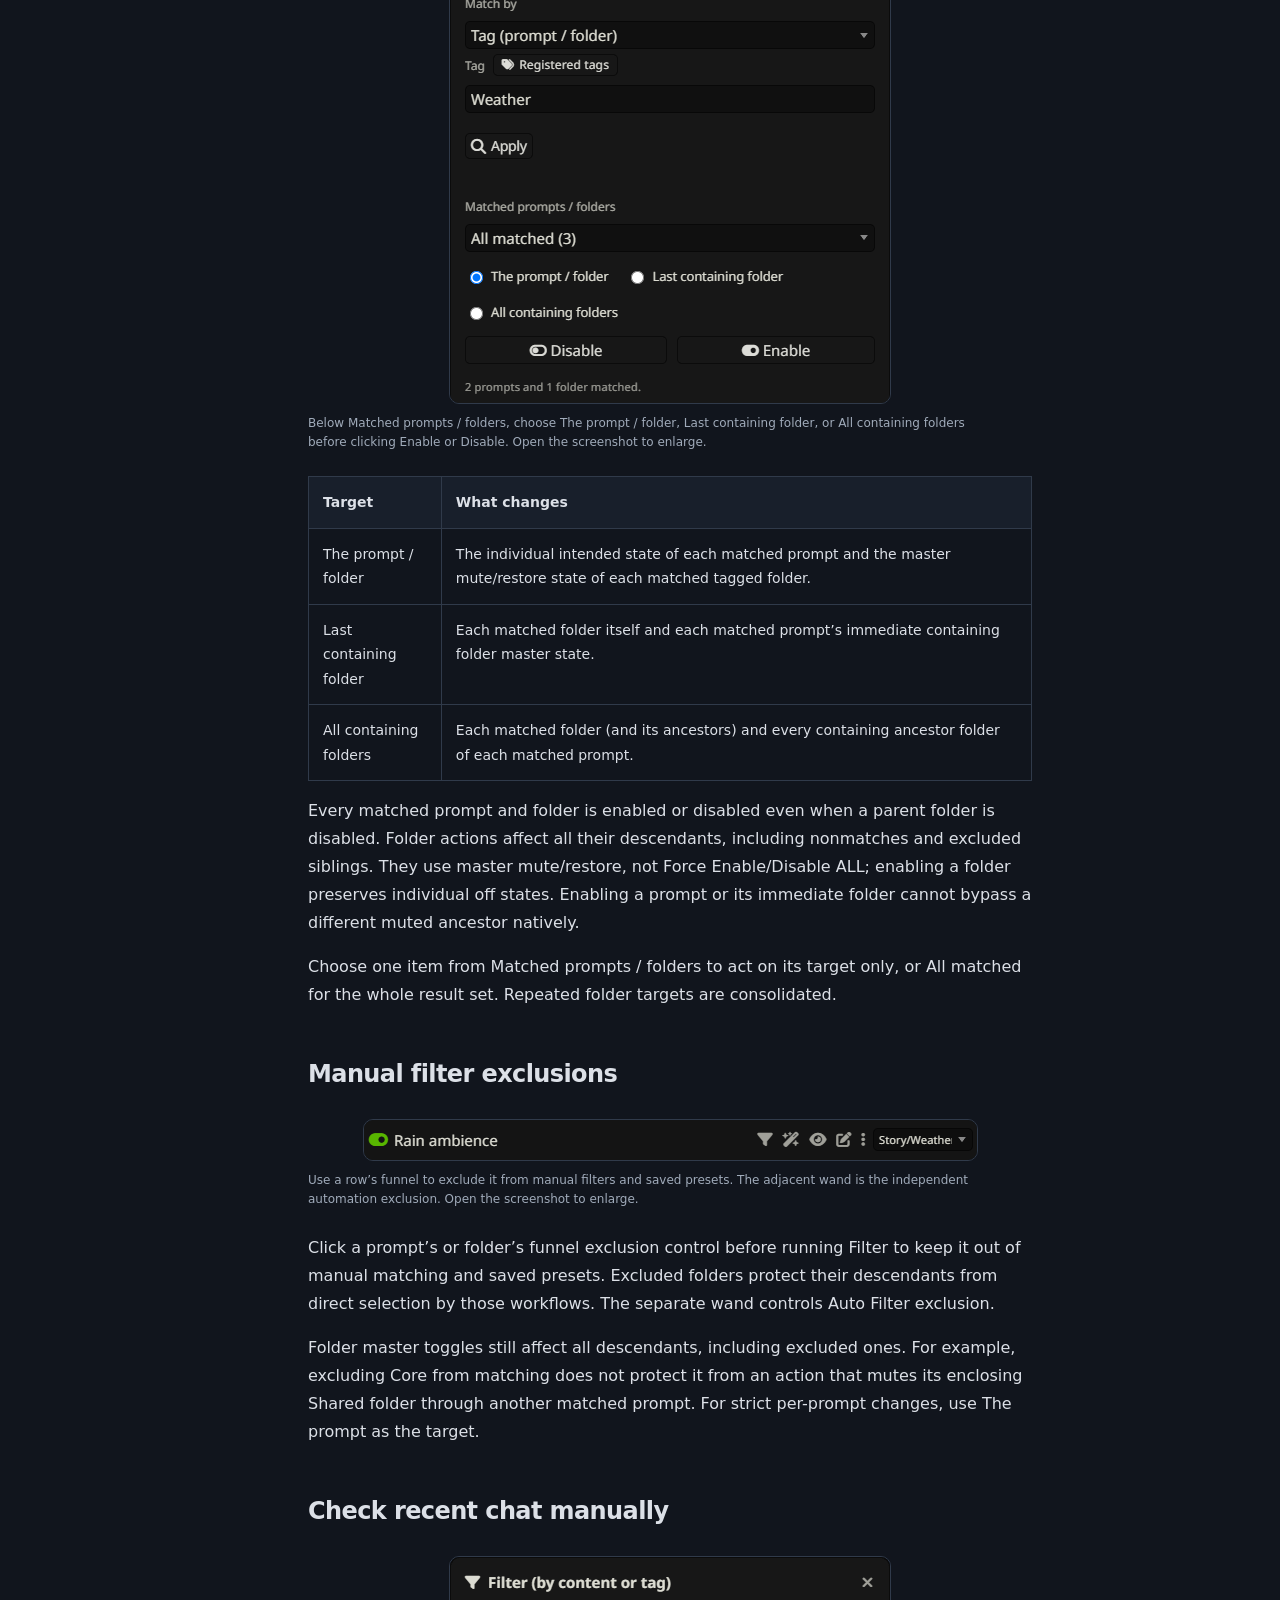
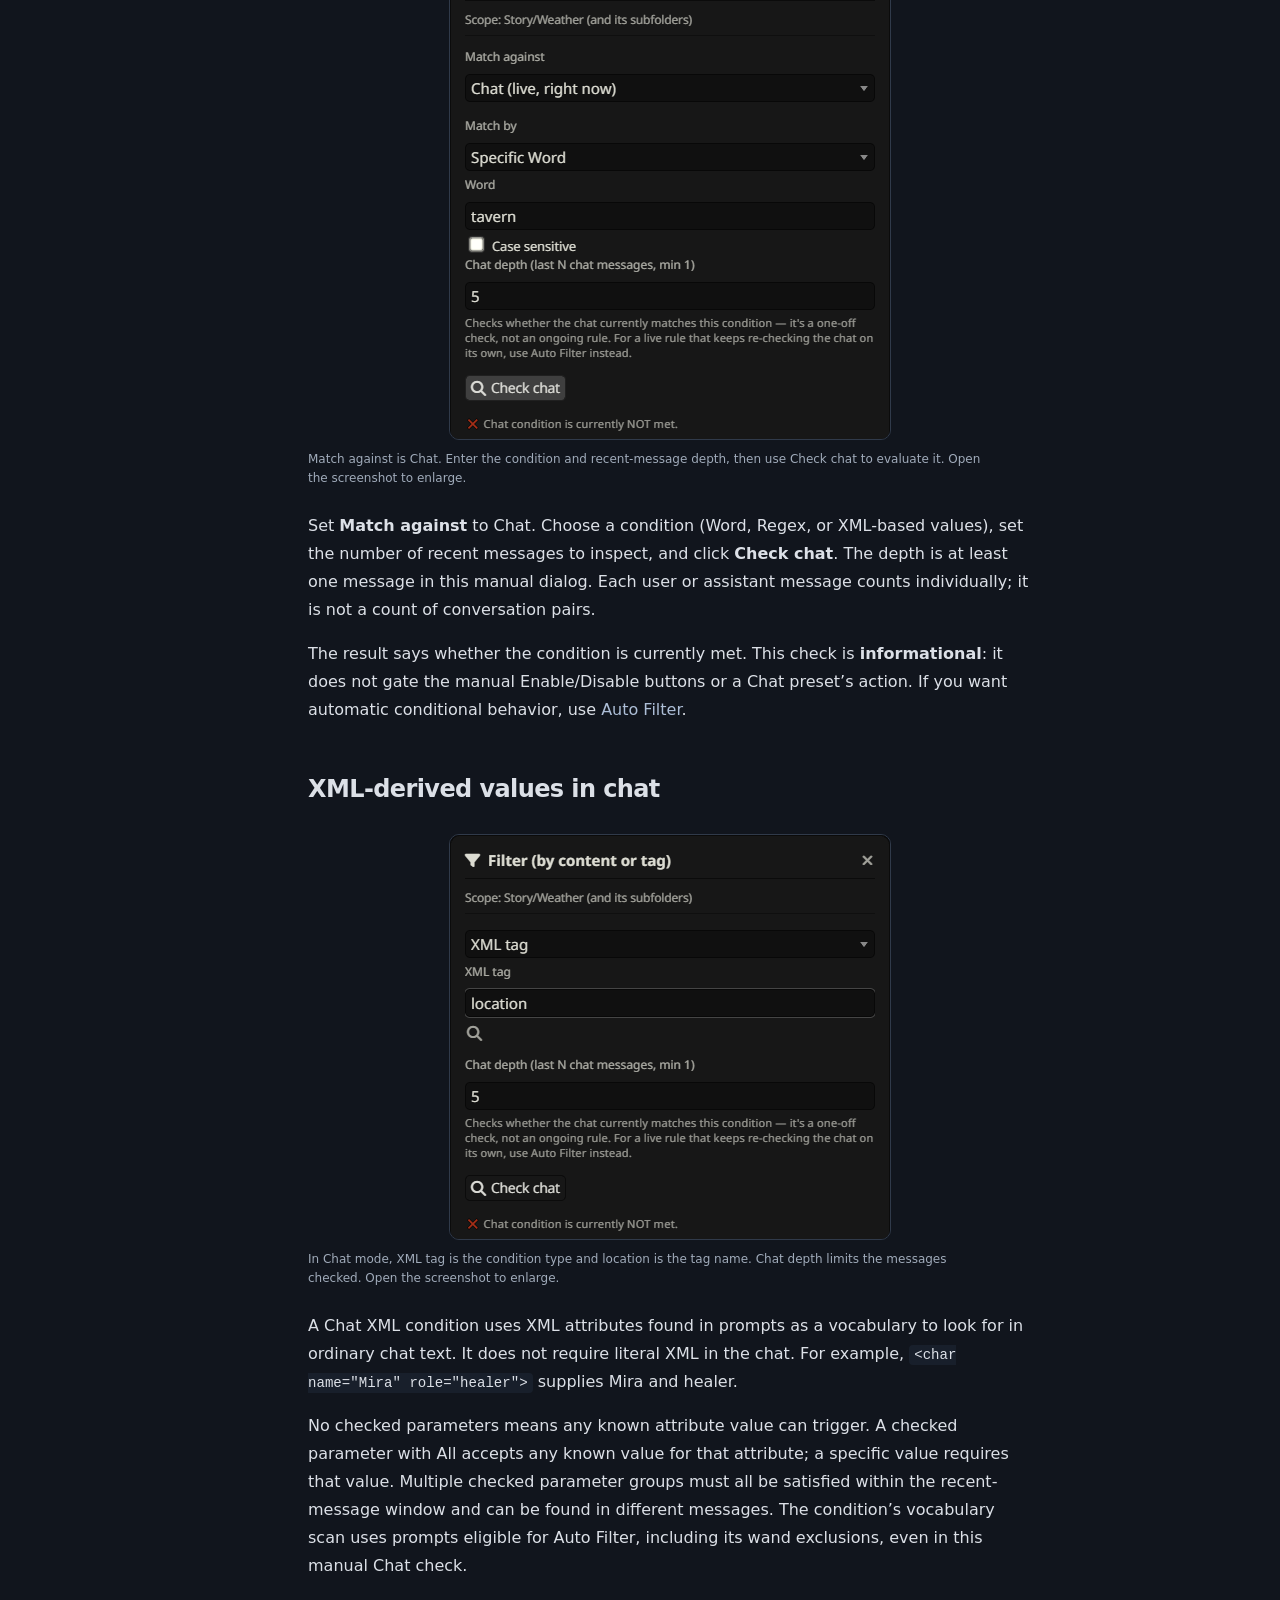
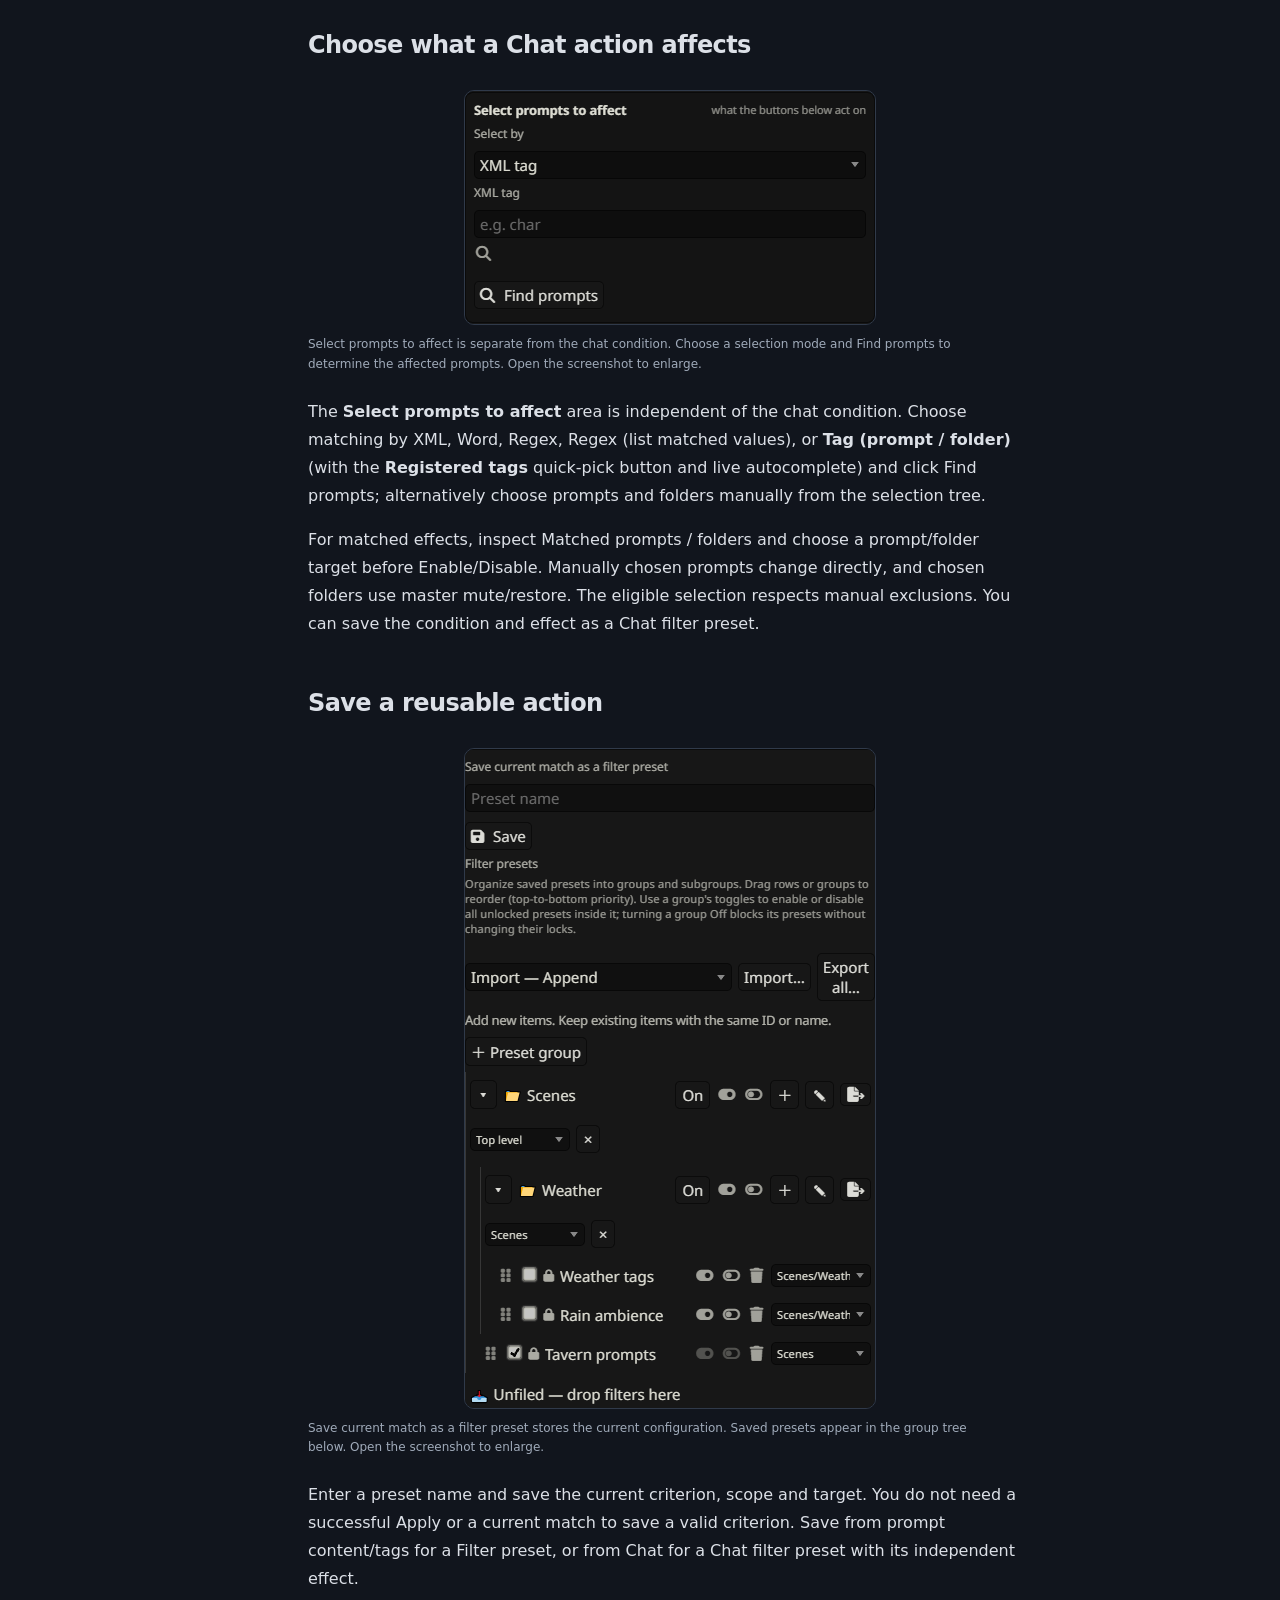
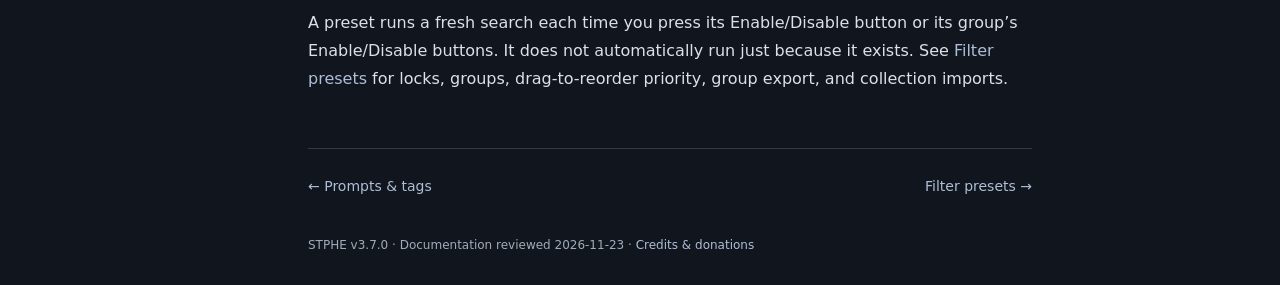
<file: docs/filters.html>
<!doctype html><html lang="en"><head><meta charset="utf-8"><meta name="viewport" content="width=device-width,initial-scale=1"><meta name="description" content="Find prompts by content or metadata, inspect matches, and choose exactly what to enable or disable. Applying a search alone does not change prompt states."><title>Manual Filter · STPHE</title><link rel="icon" href="assets/icon.svg" type="image/svg+xml"><link rel="stylesheet" href="assets/site.css?v=ba86a8393c"><script src="assets/site.js?v=d42ae4cadf" defer></script></head><body><a class="skip" href="#main">Skip to content</a><header><a class="brand" href="index.html"><img src="assets/icon.svg" alt="">STPHE <span>DOCUMENTATION</span></a><div class="header-right"><span class="version">v3.5.0</span><button id="theme" aria-label="Toggle color theme">◐</button><button id="menu" aria-label="Toggle navigation" aria-expanded="false">☰</button></div></header><div class="layout"><aside class="sidebar" id="navigation"><label for="search">Search documentation</label><input id="search" type="search" placeholder="Find a guide…" autocomplete="off"><div id="results" aria-live="polite"></div><p class="nav-label">THE GUIDE</p><nav aria-label="Documentation"><a href="index.html">Overview &amp; feature directory</a><a href="getting-started.html">Getting started &amp; panel</a><a href="folders.html">Folders &amp; ordering</a><a href="prompts.html">Prompts &amp; tags</a><a href="filters.html" aria-current="page">Manual Filter</a><a href="presets.html">Filter presets</a><a href="auto-filter.html">Auto Filter</a><a href="backups.html">Import, export &amp; removal</a><a href="troubleshooting.html">Troubleshooting</a><a href="credits.html">Credits &amp; donations</a></nav><a class="upstream" href="https://docs.sillytavern.app/">SillyTavern docs ↗</a><div class="sidebar-foot">By <strong>miputra</strong><br>Silly-Tavern-Prompt-Hierarchy-Expanded</div></aside><main id="main"><div class="eyebrow">STPHE / User guide</div><h1>Manual Filter</h1><p class="lead">Find prompts by content or metadata, inspect matches, and choose exactly what to enable or disable. Applying a search alone does not change prompt states.</p>
<section aria-labelledby="workflow"><h2 id="workflow">Open, match, inspect, then act</h2><figure><a href="assets/screen-filter-word.png?v=fcc97b3a62"><img src="assets/screen-filter-word.png?v=fcc97b3a62" alt="Word is set to rain. Apply finds Rain ambience, then the target controls and Enable/Disable buttons become available." loading="lazy" width="440" height="584"></a><figcaption>Word is set to rain. Apply finds Rain ambience, then the target controls and Enable/Disable buttons become available. Open the screenshot to enlarge.</figcaption></figure><ol><li>Click the toolbar <strong>Filter</strong> funnel for all active prompts and folders, or a folder’s ⋮ → <strong>Filter this folder by content or tag…</strong> for its subtree.</li><li>Keep Match against set to prompt content/tags. Select Match by and enter a criterion.</li><li>Click <strong>Apply</strong> to scan. It finds matches without changing their state.</li><li>In <strong>Matched prompts / folders</strong>, keep All matched or select one named prompt or folder.</li><li>Choose The prompt / folder, Last containing folder, or All containing folders.</li><li>Click <strong>Enable</strong> or <strong>Disable</strong>.</li></ol><p>Example: tag Rain ambience or the Weather folder as Weather, match Tag (prompt / folder) = Weather, choose The prompt / folder, then Enable. If nothing matches yet, refine the criterion; you can still save a valid preset for future matches.</p></section>

<section aria-labelledby="scope"><h2 id="scope">Global &amp; folder-scoped matching</h2><figure><a href="assets/screen-filter-scope.png?v=a9a1a14c49"><img src="assets/screen-filter-scope.png?v=a9a1a14c49" alt="The Scope line restricts this dialog to Story/Weather and its descendants. Opening Filter from the toolbar instead uses all prompts." loading="lazy" width="440" height="479"></a><figcaption>The Scope line restricts this dialog to Story/Weather and its descendants. Opening Filter from the toolbar instead uses all prompts. Open the screenshot to enlarge.</figcaption></figure><p>Toolbar Filter starts with all live prompts in the active native list. Opening Filter from a folder limits the initial scan to that folder and descendants. Manual funnel exclusions remove prompts from the eligible scan. Folder-scoped presets retain their saved scope.</p><p>Scope limits which prompts can match; it does not necessarily limit a folder action. <strong>All containing folders can affect an ancestor outside the starting subtree</strong>, including that ancestor’s nonmatching siblings. Choose The prompt when you only want the matching prompts changed.</p></section>

<section aria-labelledby="word"><h2 id="word">Word matching &amp; case sensitivity</h2><figure><a href="assets/screen-filter-word.png?v=fcc97b3a62"><img src="assets/screen-filter-word.png?v=fcc97b3a62" alt="Word mode searches for rain. The Case sensitive checkbox changes matching; Apply updates Matched prompts." loading="lazy" width="440" height="584"></a><figcaption>Word mode searches for rain. The Case sensitive checkbox changes matching; Apply updates Matched prompts. Open the screenshot to enlarge.</figcaption></figure><p>Choose <strong>Word</strong> and enter text found inside prompt content. This is a <strong>substring</strong> search, not a whole-word search. It ignores case unless Case sensitive is checked. It does not search the prompt name.</p><p>For example, <code>rain</code> matches “Rain falls” and “rainfall”. For whole words, choose Regex and use <code>\brain\b</code>. Use a distinctive phrase when you want to avoid incidental matches.</p></section>

<section aria-labelledby="regex"><h2 id="regex">Regex matching</h2><figure><a href="assets/screen-filter-regex.png?v=36f8c8b362"><img src="assets/screen-filter-regex.png?v=36f8c8b362" alt="Regex mode uses rain|thunder to find either term. The match selector and count show the resulting prompts." loading="lazy" width="440" height="563"></a><figcaption>Regex mode uses rain|thunder to find either term. The match selector and count show the resulting prompts. Open the screenshot to enlarge.</figcaption></figure><p>Choose <strong>Regex</strong> and enter a JavaScript regular expression without surrounding slash delimiters, for example <code>\b(rain|storm)\b</code>. Regex matching is case-insensitive; there is no separate flags field. Invalid expressions show an error instead of applying an action.</p><p>Use <code>rain.*roof</code> for rain followed by roof on the same line, or <code>rain[\s\S]*roof</code> across line breaks. Apply and inspect the results before enabling/disabling, especially for broad patterns.</p></section>

<section aria-labelledby="xml"><h2 id="xml">XML tags &amp; parameters</h2><figure><a href="assets/screen-filter-xml.png?v=e2da1544a4"><img src="assets/screen-filter-xml.png?v=e2da1544a4" alt="XML tag weather has been scanned. The Parameters area lists discovered attributes; check an attribute and choose a value to narrow the match." loading="lazy" width="440" height="715"></a><figcaption>XML tag weather has been scanned. The Parameters area lists discovered attributes; check an attribute and choose a value to narrow the match. Open the screenshot to enlarge.</figcaption></figure><ol><li>Choose <strong>XML tag</strong> and enter a plain tag name such as <code>char</code>, without angle brackets.</li><li>Use the scan/magnifier control, Enter, or leave the tag field to discover parameters and values in eligible prompts.</li><li>Leave every parameter unchecked to match any occurrence of that tag.</li><li>Check a parameter and choose All to require that attribute with any value, or select a specific value.</li><li>Check additional parameters to require them all on the <strong>same occurrence</strong> of the tag, then Apply.</li></ol><pre><code>&lt;char name="Mira" role="healer"&gt;...&lt;/char&gt;
&lt;char name="Mira" role="guard" /&gt;</code></pre><p>Select name=Mira and role=healer to match the first occurrence. Parameters split across different occurrences do not satisfy the combination. Opening and self-closing tags are supported, with single- or double-quoted attribute values. Tag names ignore case and match a complete name (<code>char</code> does not match <code>character</code>); attribute names are case-sensitive and specific values compare case-insensitively.</p></section>

<section aria-labelledby="regex-values"><h2 id="regex-values">Regex: list matched values</h2><figure><a href="assets/screen-filter-regexValues.png?v=794f43467d"><img src="assets/screen-filter-regexValues.png?v=794f43467d" alt="Regex (list matched values) extracts weather types. The value selector and adjacent eye let you choose or inspect an extracted value." loading="lazy" width="440" height="641"></a><figcaption>Regex (list matched values) extracts weather types. The value selector and adjacent eye let you choose or inspect an extracted value. Open the screenshot to enlarge.</figcaption></figure><p><strong>Regex (list matched values)</strong> first scans the prompt scope for distinct values. It uses the first capture group when present, otherwise the full regex match. Values are trimmed and listed in a dropdown. Apply a pattern such as <code>region="([^"]+)"</code>, then choose North instead of All matched values.</p><p>The eye beside the value opens its full text, useful when the dropdown truncates a long value. Choosing All uses the original regex; choosing a specific value performs a case-insensitive substring check against the cached prompt content. Thus North can also select a prompt containing Northern. It is not an exact XML-attribute comparison.</p><p>The dropdown reuses the scan cache. After editing prompts, click Apply again to refresh it. Saved presets rescan current content when run. This mode is available in manual Filter and its Chat effect picker, not the Auto Filter effect picker.</p></section>

<section aria-labelledby="tags"><h2 id="tags">Prompt &amp; folder tag matching</h2><figure><a href="assets/screen-filter-tag-autocomplete.png?v=cfd45c9d91"><img src="assets/screen-filter-tag-autocomplete.png?v=cfd45c9d91" alt="In Tag (prompt / folder) mode, the Registered tags button sits beside the Tag label and typing opens live registered-tag autocomplete suggestions below the textbox." loading="lazy" width="440" height="390"></a><figcaption>In Tag (prompt / folder) mode, the Registered tags button sits beside the Tag label and typing opens live registered-tag autocomplete suggestions below the textbox. Open the screenshot to enlarge.</figcaption></figure><p>Choose <strong>Tag (prompt / folder)</strong> and enter one complete tag name. As you type in the <strong>Tag</strong> box, live <strong>autocomplete</strong> suggests matching registered tags (prefix matches first; pick with click, <strong>Tab</strong>, or <strong>ArrowDown</strong>/<strong>ArrowUp</strong> + <strong>Enter</strong>). You can also click the <strong>Registered tags</strong> button right beside the <strong>Tag</strong> label to pick a tag from the floating popup. Leading/trailing whitespace is removed and case is ignored. <code>Fantasy</code> matches a Fantasy tag on prompts or folders, but not High Fantasy. It matches saved STPHE tag metadata without scanning prompt content, not XML or words inside content.</p><p>A prompt or folder can have multiple tags; matching any one equal to the query is sufficient. Every matched prompt and folder is enabled or disabled even when a parent folder is disabled. This criterion has no multi-tag AND/OR input. Add or remove tags through the <a href="prompts.html#tags">native prompt editor or folder tag modal</a>, save, then apply again.</p></section>

<section aria-labelledby="targets"><h2 id="targets">Prompt &amp; containing-folder targets</h2><figure><a href="assets/screen-filter-tag.png?v=d55d36130e"><img src="assets/screen-filter-tag.png?v=d55d36130e" alt="Below Matched prompts / folders, choose The prompt / folder, Last containing folder, or All containing folders before clicking Enable or Disable." loading="lazy" width="440" height="568"></a><figcaption>Below Matched prompts / folders, choose The prompt / folder, Last containing folder, or All containing folders before clicking Enable or Disable. Open the screenshot to enlarge.</figcaption></figure><table><thead><tr><th>Target</th><th>What changes</th></tr></thead><tbody><tr><td>The prompt / folder</td><td>The individual intended state of each matched prompt and the master mute/restore state of each matched tagged folder.</td></tr><tr><td>Last containing folder</td><td>Each matched folder itself and each matched prompt’s immediate containing folder master state.</td></tr><tr><td>All containing folders</td><td>Each matched folder (and its ancestors) and every containing ancestor folder of each matched prompt.</td></tr></tbody></table><p>Every matched prompt and folder is enabled or disabled even when a parent folder is disabled. Folder actions affect all their descendants, including nonmatches and excluded siblings. They use master mute/restore, not Force Enable/Disable ALL; enabling a folder preserves individual off states. Enabling a prompt or its immediate folder cannot bypass a different muted ancestor natively.</p><p>Choose one item from Matched prompts / folders to act on its target only, or All matched for the whole result set. Repeated folder targets are consolidated.</p></section>

<section aria-labelledby="exclusions"><h2 id="exclusions">Manual filter exclusions</h2><figure><a href="assets/screen-prompt-controls.png?v=69f3dc87d3"><img src="assets/screen-prompt-controls.png?v=69f3dc87d3" alt="Use a row’s funnel to exclude it from manual filters and saved presets. The adjacent wand is the independent automation exclusion." loading="lazy" width="613" height="40"></a><figcaption>Use a row’s funnel to exclude it from manual filters and saved presets. The adjacent wand is the independent automation exclusion. Open the screenshot to enlarge.</figcaption></figure><p>Click a prompt’s or folder’s funnel exclusion control before running Filter to keep it out of manual matching and saved presets. Excluded folders protect their descendants from direct selection by those workflows. The separate wand controls Auto Filter exclusion.</p><p>Folder master toggles still affect all descendants, including excluded ones. For example, excluding Core from matching does not protect it from an action that mutes its enclosing Shared folder through another matched prompt. For strict per-prompt changes, use The prompt as the target.</p></section>

<section aria-labelledby="chat"><h2 id="chat">Check recent chat manually</h2><figure><a href="assets/screen-chat-filter.png?v=589e8b9f13"><img src="assets/screen-chat-filter.png?v=589e8b9f13" alt="Match against is Chat. Enter the condition and recent-message depth, then use Check chat to evaluate it." loading="lazy" width="440" height="482"></a><figcaption>Match against is Chat. Enter the condition and recent-message depth, then use Check chat to evaluate it. Open the screenshot to enlarge.</figcaption></figure><p>Set <strong>Match against</strong> to Chat. Choose a condition (Word, Regex, or XML-based values), set the number of recent messages to inspect, and click <strong>Check chat</strong>. The depth is at least one message in this manual dialog. Each user or assistant message counts individually; it is not a count of conversation pairs.</p><p>The result says whether the condition is currently met. This check is <strong>informational</strong>: it does not gate the manual Enable/Disable buttons or a Chat preset’s action. If you want automatic conditional behavior, use <a href="auto-filter.html">Auto Filter</a>.</p></section>

<section aria-labelledby="chat-xml"><h2 id="chat-xml">XML-derived values in chat</h2><figure><a href="assets/screen-chat-xml.png?v=10211b4b7d"><img src="assets/screen-chat-xml.png?v=10211b4b7d" alt="In Chat mode, XML tag is the condition type and location is the tag name. Chat depth limits the messages checked." loading="lazy" width="440" height="404"></a><figcaption>In Chat mode, XML tag is the condition type and location is the tag name. Chat depth limits the messages checked. Open the screenshot to enlarge.</figcaption></figure><p>A Chat XML condition uses XML attributes found in prompts as a vocabulary to look for in ordinary chat text. It does not require literal XML in the chat. For example, <code>&lt;char name="Mira" role="healer"&gt;</code> supplies Mira and healer.</p><p>No checked parameters means any known attribute value can trigger. A checked parameter with All accepts any known value for that attribute; a specific value requires that value. Multiple checked parameter groups must all be satisfied within the recent-message window and can be found in different messages. The condition’s vocabulary scan uses prompts eligible for Auto Filter, including its wand exclusions, even in this manual Chat check.</p></section>

<section aria-labelledby="chat-effect"><h2 id="chat-effect">Choose what a Chat action affects</h2><figure><a href="assets/screen-chat-effect.png?v=351335de92"><img src="assets/screen-chat-effect.png?v=351335de92" alt="Select prompts to affect is separate from the chat condition. Choose a selection mode and Find prompts to determine the affected prompts." loading="lazy" width="410" height="233"></a><figcaption>Select prompts to affect is separate from the chat condition. Choose a selection mode and Find prompts to determine the affected prompts. Open the screenshot to enlarge.</figcaption></figure><p>The <strong>Select prompts to affect</strong> area is independent of the chat condition. Choose matching by XML, Word, Regex, Regex (list matched values), or <strong>Tag (prompt / folder)</strong> (with the <strong>Registered tags</strong> quick-pick button and live autocomplete) and click Find prompts; alternatively choose prompts and folders manually from the selection tree.</p><p>For matched effects, inspect Matched prompts / folders and choose a prompt/folder target before Enable/Disable. Manually chosen prompts change directly, and chosen folders use master mute/restore. The eligible selection respects manual exclusions. You can save the condition and effect as a Chat filter preset.</p></section>

<section aria-labelledby="save"><h2 id="save">Save a reusable action</h2><figure><a href="assets/screen-presets.png?v=4461c1b71e"><img src="assets/screen-presets.png?v=4461c1b71e" alt="Save current match as a filter preset stores the current configuration. Saved presets appear in the group tree below." loading="lazy" width="410" height="659"></a><figcaption>Save current match as a filter preset stores the current configuration. Saved presets appear in the group tree below. Open the screenshot to enlarge.</figcaption></figure><p>Enter a preset name and save the current criterion, scope and target. You do not need a successful Apply or a current match to save a valid criterion. Save from prompt content/tags for a Filter preset, or from Chat for a Chat filter preset with its independent effect.</p><p>A preset runs a fresh search each time you press its Enable/Disable button or its group’s Enable/Disable buttons. It does not automatically run just because it exists. See <a href="presets.html">Filter presets</a> for locks, groups, drag-to-reorder priority, group export, and collection imports.</p></section>
<div class="page-nav"><a href="prompts.html">← Prompts &amp; tags</a><a href="presets.html">Filter presets →</a></div><footer>STPHE v3.7.0 · Documentation reviewed 2026-11-23 · <a href="credits.html">Credits &amp; donations</a></footer></main><aside class="toc"><p class="nav-label">ON THIS PAGE</p><nav aria-label="On this page"><a href="#workflow">Open, match, inspect, then act</a><a href="#scope">Global &amp; folder-scoped matching</a><a href="#word">Word matching &amp; case sensitivity</a><a href="#regex">Regex matching</a><a href="#xml">XML tags &amp; parameters</a><a href="#regex-values">Regex: list matched values</a><a href="#tags">Prompt &amp; folder tag matching</a><a href="#targets">Prompt &amp; containing-folder targets</a><a href="#exclusions">Manual filter exclusions</a><a href="#chat">Check recent chat manually</a><a href="#chat-xml">XML-derived values in chat</a><a href="#chat-effect">Choose what a Chat action affects</a><a href="#save">Save a reusable action</a></nav></aside></div></body></html>
</file>
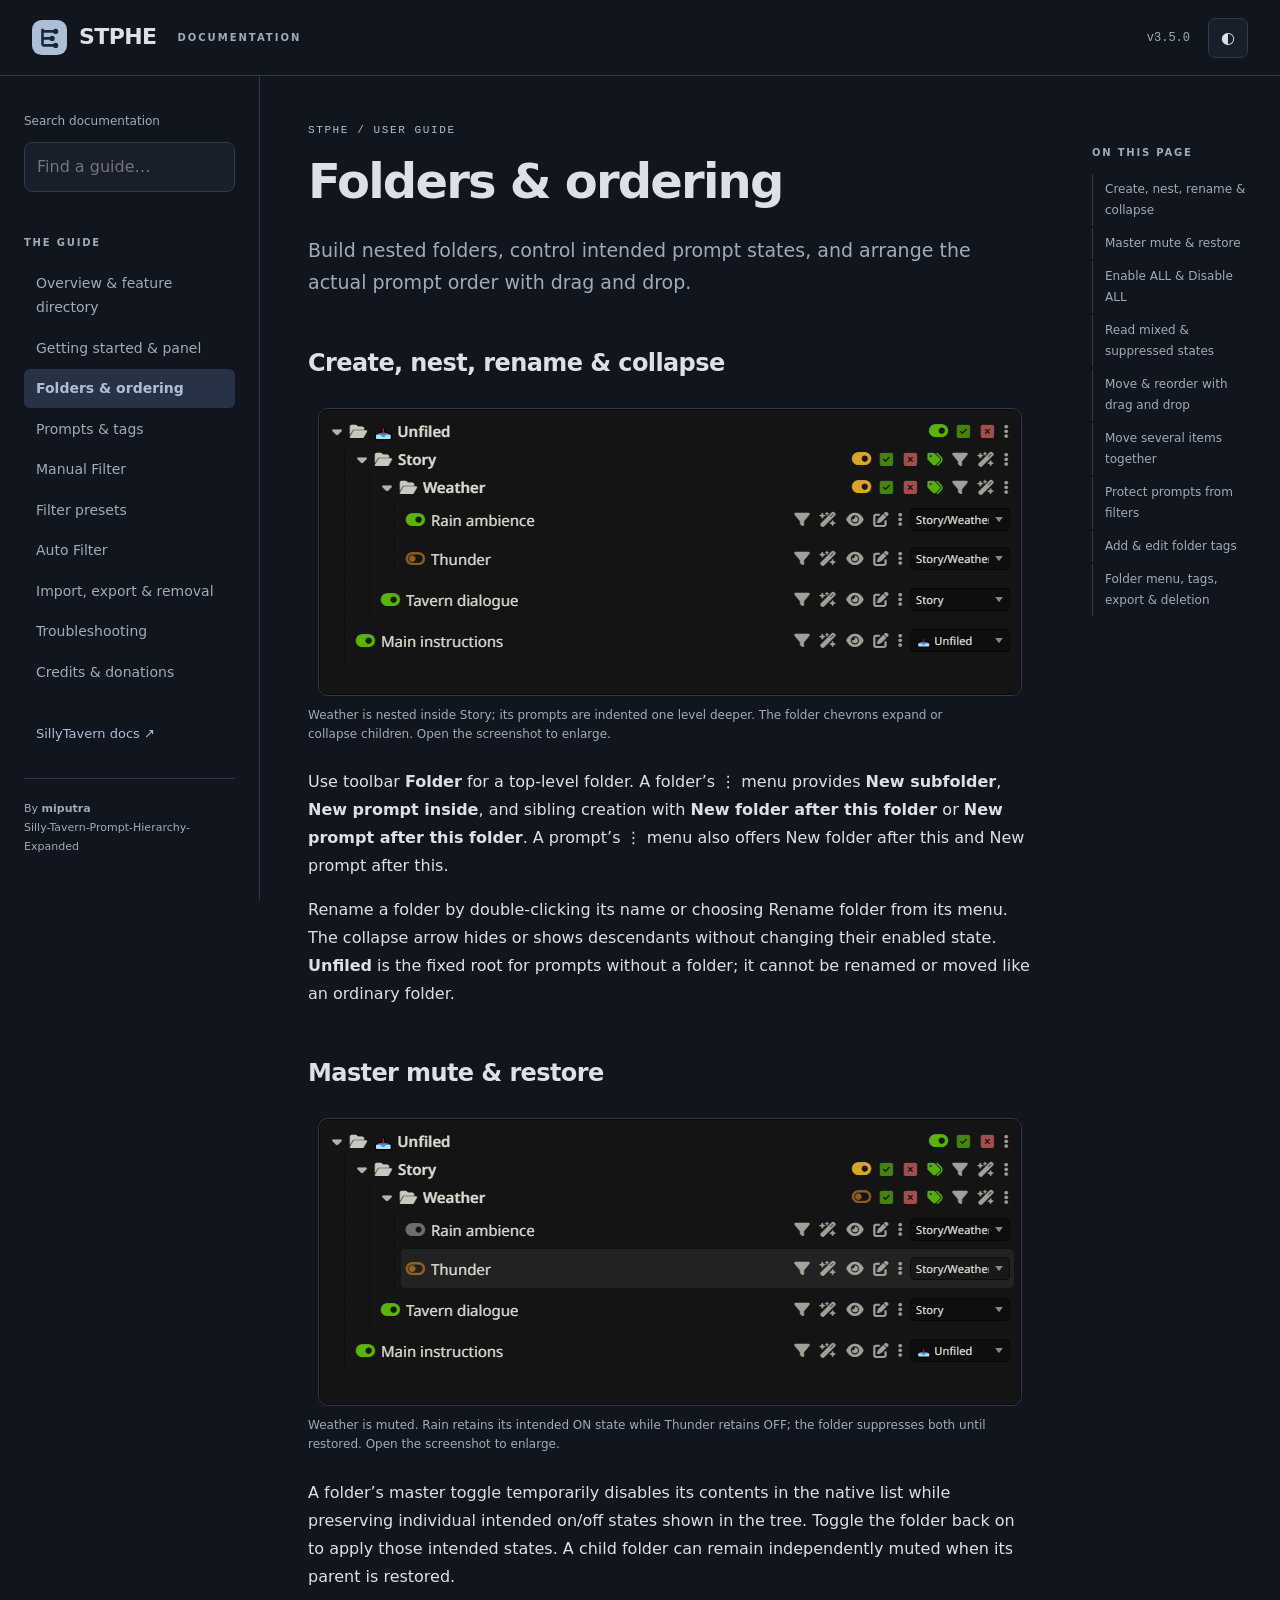
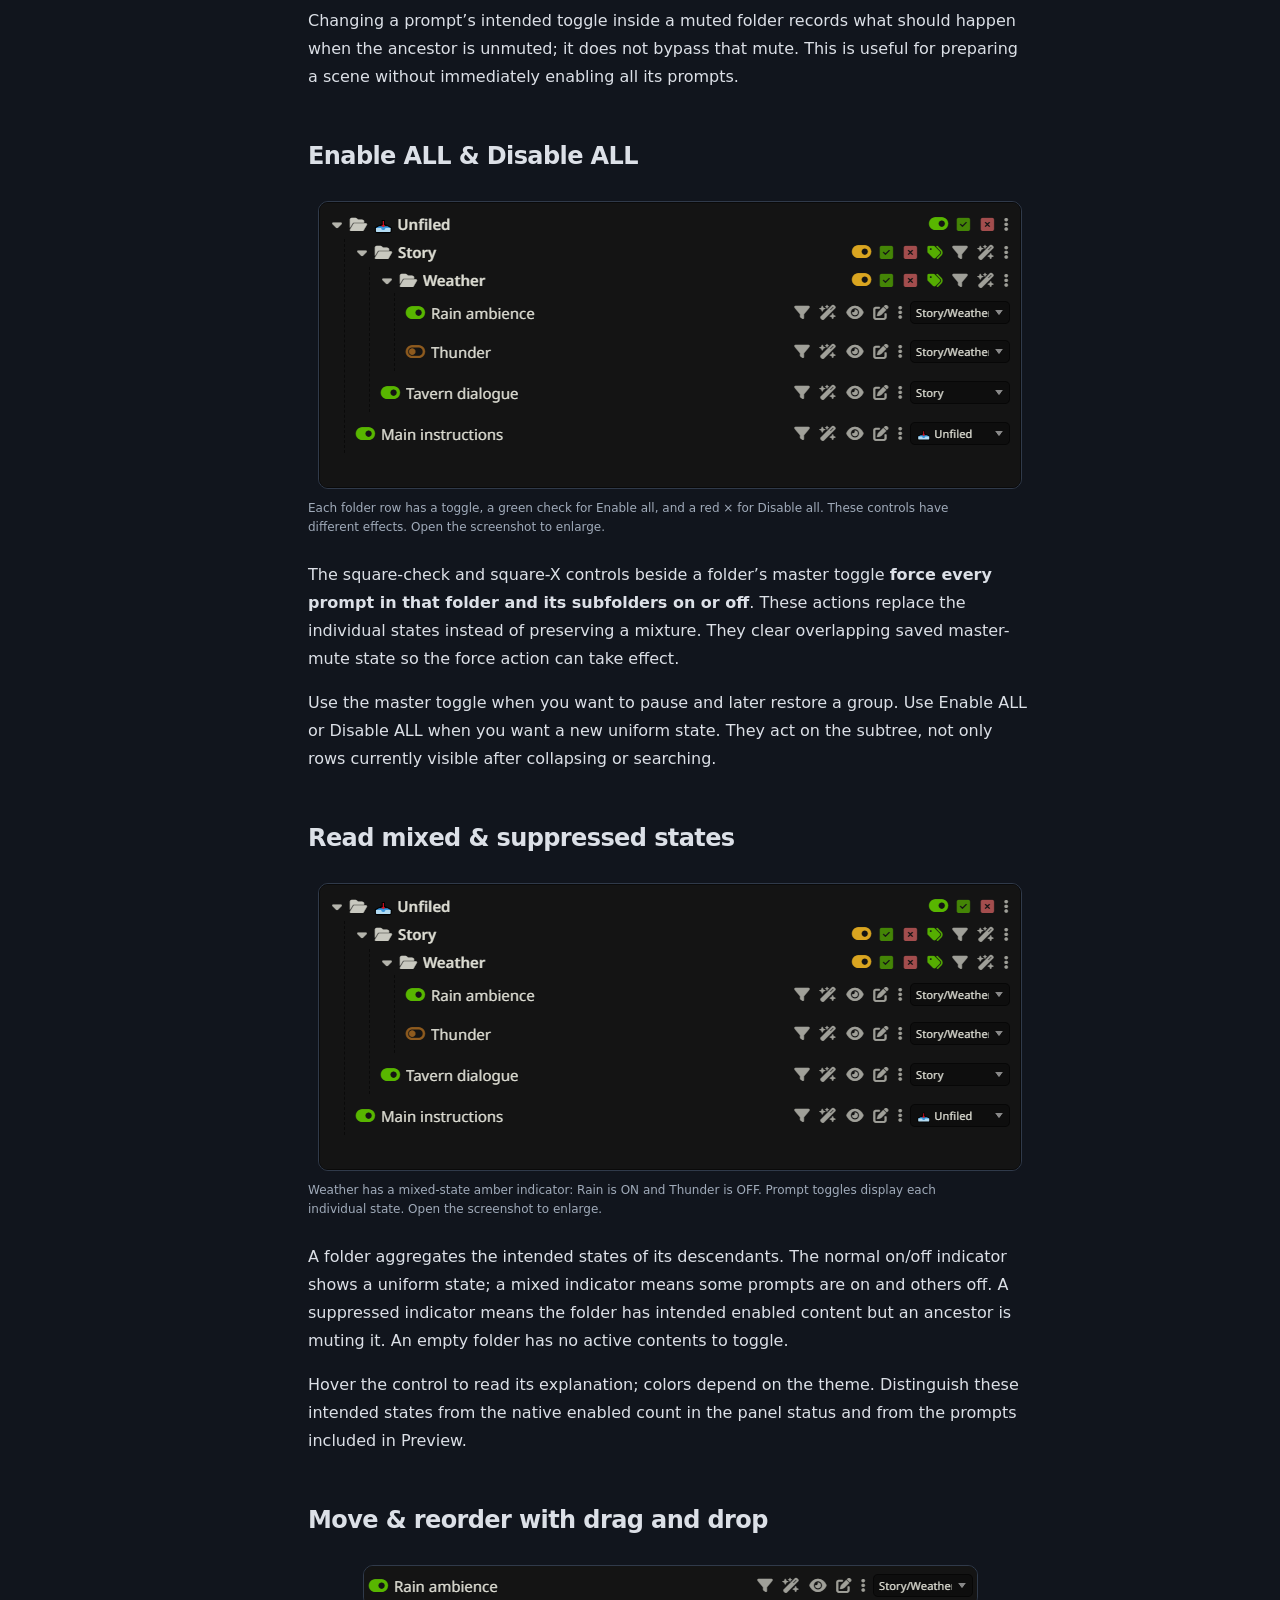
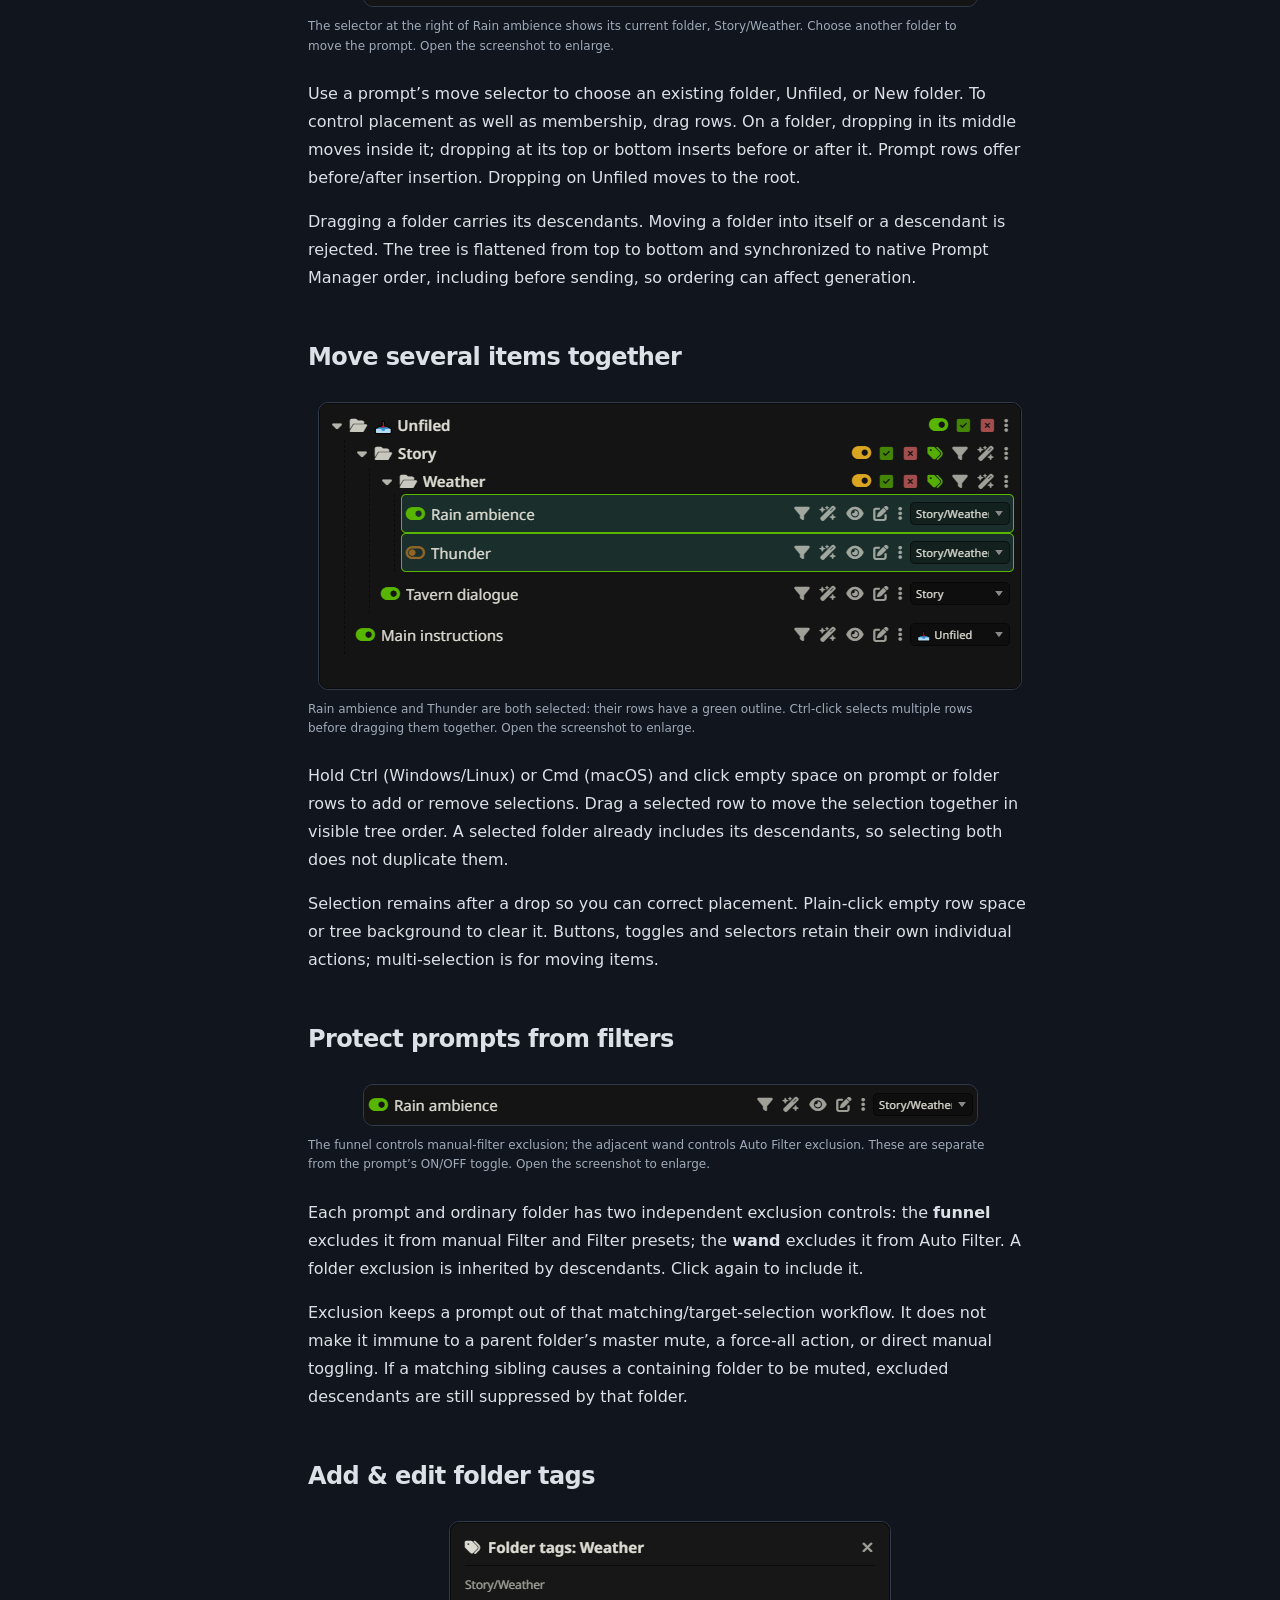
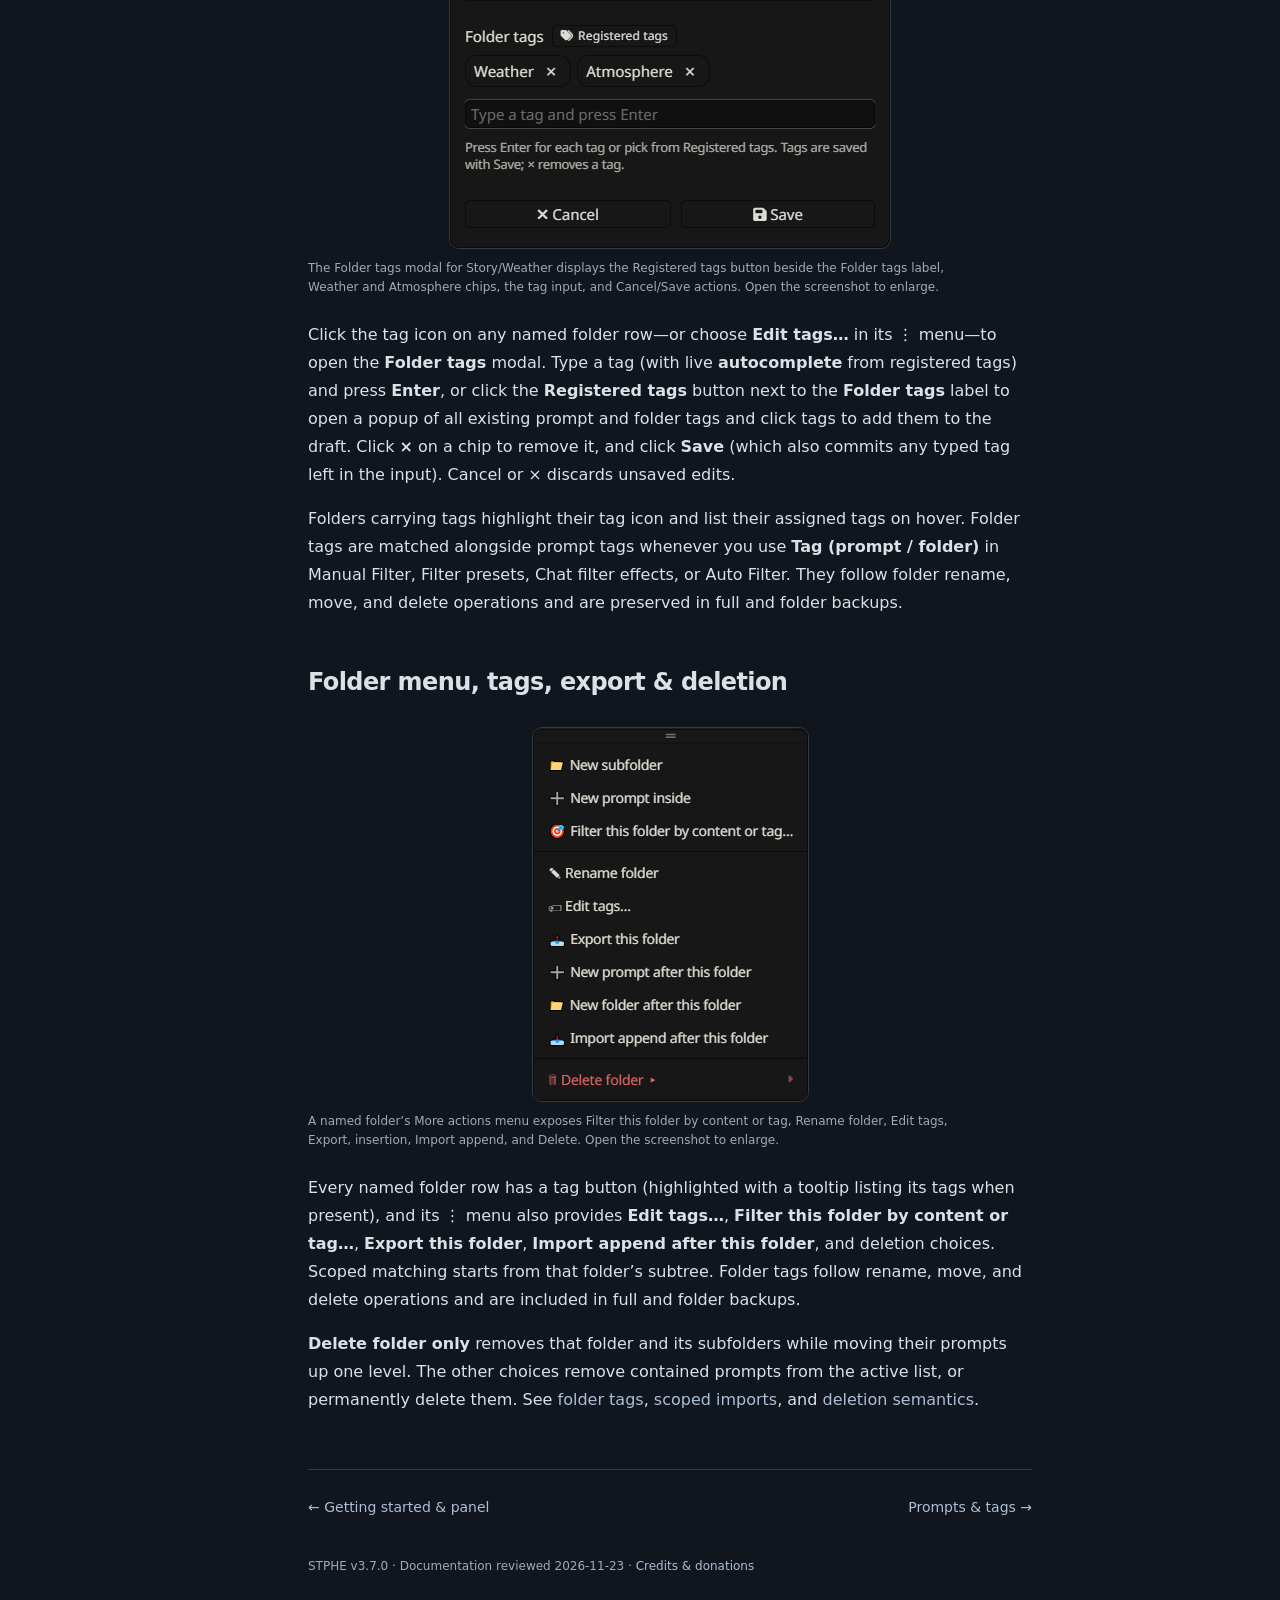
<file: docs/folders.html>
<!doctype html><html lang="en"><head><meta charset="utf-8"><meta name="viewport" content="width=device-width,initial-scale=1"><meta name="description" content="Build nested folders, control intended prompt states, and arrange the actual prompt order with drag and drop."><title>Folders &amp; ordering · STPHE</title><link rel="icon" href="assets/icon.svg" type="image/svg+xml"><link rel="stylesheet" href="assets/site.css?v=ba86a8393c"><script src="assets/site.js?v=d42ae4cadf" defer></script></head><body><a class="skip" href="#main">Skip to content</a><header><a class="brand" href="index.html"><img src="assets/icon.svg" alt="">STPHE <span>DOCUMENTATION</span></a><div class="header-right"><span class="version">v3.5.0</span><button id="theme" aria-label="Toggle color theme">◐</button><button id="menu" aria-label="Toggle navigation" aria-expanded="false">☰</button></div></header><div class="layout"><aside class="sidebar" id="navigation"><label for="search">Search documentation</label><input id="search" type="search" placeholder="Find a guide…" autocomplete="off"><div id="results" aria-live="polite"></div><p class="nav-label">THE GUIDE</p><nav aria-label="Documentation"><a href="index.html">Overview &amp; feature directory</a><a href="getting-started.html">Getting started &amp; panel</a><a href="folders.html" aria-current="page">Folders &amp; ordering</a><a href="prompts.html">Prompts &amp; tags</a><a href="filters.html">Manual Filter</a><a href="presets.html">Filter presets</a><a href="auto-filter.html">Auto Filter</a><a href="backups.html">Import, export &amp; removal</a><a href="troubleshooting.html">Troubleshooting</a><a href="credits.html">Credits &amp; donations</a></nav><a class="upstream" href="https://docs.sillytavern.app/">SillyTavern docs ↗</a><div class="sidebar-foot">By <strong>miputra</strong><br>Silly-Tavern-Prompt-Hierarchy-Expanded</div></aside><main id="main"><div class="eyebrow">STPHE / User guide</div><h1>Folders &amp; ordering</h1><p class="lead">Build nested folders, control intended prompt states, and arrange the actual prompt order with drag and drop.</p><span class="anchor-alias" id="nested"></span>
<section aria-labelledby="hierarchy"><h2 id="hierarchy">Create, nest, rename &amp; collapse</h2><figure><a href="assets/screen-hierarchy.png?v=e99f2d8569"><img src="assets/screen-hierarchy.png?v=e99f2d8569" alt="Weather is nested inside Story; its prompts are indented one level deeper. The folder chevrons expand or collapse children." loading="lazy" width="702" height="286"></a><figcaption>Weather is nested inside Story; its prompts are indented one level deeper. The folder chevrons expand or collapse children. Open the screenshot to enlarge.</figcaption></figure><p>Use toolbar <strong>Folder</strong> for a top-level folder. A folder’s ⋮ menu provides <strong>New subfolder</strong>, <strong>New prompt inside</strong>, and sibling creation with <strong>New folder after this folder</strong> or <strong>New prompt after this folder</strong>. A prompt’s ⋮ menu also offers New folder after this and New prompt after this.</p><p>Rename a folder by double-clicking its name or choosing Rename folder from its menu. The collapse arrow hides or shows descendants without changing their enabled state. <strong>Unfiled</strong> is the fixed root for prompts without a folder; it cannot be renamed or moved like an ordinary folder.</p></section>
<span class="anchor-alias" id="mute-example"></span>
<section aria-labelledby="mute"><h2 id="mute">Master mute &amp; restore</h2><figure><a href="assets/screen-muted.png?v=c5b6206d21"><img src="assets/screen-muted.png?v=c5b6206d21" alt="Weather is muted. Rain retains its intended ON state while Thunder retains OFF; the folder suppresses both until restored." loading="lazy" width="702" height="286"></a><figcaption>Weather is muted. Rain retains its intended ON state while Thunder retains OFF; the folder suppresses both until restored. Open the screenshot to enlarge.</figcaption></figure><p>A folder’s master toggle temporarily disables its contents in the native list while preserving individual intended on/off states shown in the tree. Toggle the folder back on to apply those intended states. A child folder can remain independently muted when its parent is restored.</p><p>Changing a prompt’s intended toggle inside a muted folder records what should happen when the ancestor is unmuted; it does not bypass that mute. This is useful for preparing a scene without immediately enabling all its prompts.</p></section>

<section aria-labelledby="force-all"><h2 id="force-all">Enable ALL &amp; Disable ALL</h2><figure><a href="assets/screen-hierarchy.png?v=e99f2d8569"><img src="assets/screen-hierarchy.png?v=e99f2d8569" alt="Each folder row has a toggle, a green check for Enable all, and a red × for Disable all. These controls have different effects." loading="lazy" width="702" height="286"></a><figcaption>Each folder row has a toggle, a green check for Enable all, and a red × for Disable all. These controls have different effects. Open the screenshot to enlarge.</figcaption></figure><p>The square-check and square-X controls beside a folder’s master toggle <strong>force every prompt in that folder and its subfolders on or off</strong>. These actions replace the individual states instead of preserving a mixture. They clear overlapping saved master-mute state so the force action can take effect.</p><p>Use the master toggle when you want to pause and later restore a group. Use Enable ALL or Disable ALL when you want a new uniform state. They act on the subtree, not only rows currently visible after collapsing or searching.</p></section>
<span class="anchor-alias" id="colors"></span><span class="anchor-alias" id="loading"></span>
<section aria-labelledby="indicators"><h2 id="indicators">Read mixed &amp; suppressed states</h2><figure><a href="assets/screen-hierarchy.png?v=e99f2d8569"><img src="assets/screen-hierarchy.png?v=e99f2d8569" alt="Weather has a mixed-state amber indicator: Rain is ON and Thunder is OFF. Prompt toggles display each individual state." loading="lazy" width="702" height="286"></a><figcaption>Weather has a mixed-state amber indicator: Rain is ON and Thunder is OFF. Prompt toggles display each individual state. Open the screenshot to enlarge.</figcaption></figure><p>A folder aggregates the intended states of its descendants. The normal on/off indicator shows a uniform state; a mixed indicator means some prompts are on and others off. A suppressed indicator means the folder has intended enabled content but an ancestor is muting it. An empty folder has no active contents to toggle.</p><p>Hover the control to read its explanation; colors depend on the theme. Distinguish these intended states from the native enabled count in the panel status and from the prompts included in Preview.</p></section>
<span class="anchor-alias" id="order"></span>
<section aria-labelledby="move"><h2 id="move">Move &amp; reorder with drag and drop</h2><figure><a href="assets/screen-prompt-controls.png?v=69f3dc87d3"><img src="assets/screen-prompt-controls.png?v=69f3dc87d3" alt="The selector at the right of Rain ambience shows its current folder, Story/Weather. Choose another folder to move the prompt." loading="lazy" width="613" height="40"></a><figcaption>The selector at the right of Rain ambience shows its current folder, Story/Weather. Choose another folder to move the prompt. Open the screenshot to enlarge.</figcaption></figure><p>Use a prompt’s move selector to choose an existing folder, Unfiled, or New folder. To control placement as well as membership, drag rows. On a folder, dropping in its middle moves inside it; dropping at its top or bottom inserts before or after it. Prompt rows offer before/after insertion. Dropping on Unfiled moves to the root.</p><p>Dragging a folder carries its descendants. Moving a folder into itself or a descendant is rejected. The tree is flattened from top to bottom and synchronized to native Prompt Manager order, including before sending, so ordering can affect generation.</p></section>

<section aria-labelledby="multi-select"><h2 id="multi-select">Move several items together</h2><figure><a href="assets/screen-selection.png?v=100d87f0f9"><img src="assets/screen-selection.png?v=100d87f0f9" alt="Rain ambience and Thunder are both selected: their rows have a green outline. Ctrl-click selects multiple rows before dragging them together." loading="lazy" width="702" height="286"></a><figcaption>Rain ambience and Thunder are both selected: their rows have a green outline. Ctrl-click selects multiple rows before dragging them together. Open the screenshot to enlarge.</figcaption></figure><p>Hold Ctrl (Windows/Linux) or Cmd (macOS) and click empty space on prompt or folder rows to add or remove selections. Drag a selected row to move the selection together in visible tree order. A selected folder already includes its descendants, so selecting both does not duplicate them.</p><p>Selection remains after a drop so you can correct placement. Plain-click empty row space or tree background to clear it. Buttons, toggles and selectors retain their own individual actions; multi-selection is for moving items.</p></section>

<section aria-labelledby="exclusions"><h2 id="exclusions">Protect prompts from filters</h2><figure><a href="assets/screen-prompt-controls.png?v=69f3dc87d3"><img src="assets/screen-prompt-controls.png?v=69f3dc87d3" alt="The funnel controls manual-filter exclusion; the adjacent wand controls Auto Filter exclusion. These are separate from the prompt’s ON/OFF toggle." loading="lazy" width="613" height="40"></a><figcaption>The funnel controls manual-filter exclusion; the adjacent wand controls Auto Filter exclusion. These are separate from the prompt’s ON/OFF toggle. Open the screenshot to enlarge.</figcaption></figure><p>Each prompt and ordinary folder has two independent exclusion controls: the <strong>funnel</strong> excludes it from manual Filter and Filter presets; the <strong>wand</strong> excludes it from Auto Filter. A folder exclusion is inherited by descendants. Click again to include it.</p><p>Exclusion keeps a prompt out of that matching/target-selection workflow. It does not make it immune to a parent folder’s master mute, a force-all action, or direct manual toggling. If a matching sibling causes a containing folder to be muted, excluded descendants are still suppressed by that folder.</p></section>

<section aria-labelledby="folder-tags"><h2 id="folder-tags">Add &amp; edit folder tags</h2><figure><a href="assets/screen-folder-tags.png?v=e673c8fc77"><img src="assets/screen-folder-tags.png?v=e673c8fc77" alt="The Folder tags modal for Story/Weather displays the Registered tags button beside the Folder tags label, Weather and Atmosphere chips, the tag input, and Cancel/Save actions." loading="lazy" width="440" height="326"></a><figcaption>The Folder tags modal for Story/Weather displays the Registered tags button beside the Folder tags label, Weather and Atmosphere chips, the tag input, and Cancel/Save actions. Open the screenshot to enlarge.</figcaption></figure><p>Click the tag icon on any named folder row—or choose <strong>Edit tags…</strong> in its ⋮ menu—to open the <strong>Folder tags</strong> modal. Type a tag (with live <strong>autocomplete</strong> from registered tags) and press <strong>Enter</strong>, or click the <strong>Registered tags</strong> button next to the <strong>Folder tags</strong> label to open a popup of all existing prompt and folder tags and click tags to add them to the draft. Click <strong>×</strong> on a chip to remove it, and click <strong>Save</strong> (which also commits any typed tag left in the input). Cancel or × discards unsaved edits.</p><p>Folders carrying tags highlight their tag icon and list their assigned tags on hover. Folder tags are matched alongside prompt tags whenever you use <strong>Tag (prompt / folder)</strong> in Manual Filter, Filter presets, Chat filter effects, or Auto Filter. They follow folder rename, move, and delete operations and are preserved in full and folder backups.</p></section>
<span class="anchor-alias" id="edit"></span>
<section aria-labelledby="actions"><h2 id="actions">Folder menu, tags, export &amp; deletion</h2><figure><a href="assets/screen-folder-menu.png?v=40e1a5e14d"><img src="assets/screen-folder-menu.png?v=40e1a5e14d" alt="A named folder’s More actions menu exposes Filter this folder by content or tag, Rename folder, Edit tags, Export, insertion, Import append, and Delete." loading="lazy" width="275" height="373"></a><figcaption>A named folder’s More actions menu exposes Filter this folder by content or tag, Rename folder, Edit tags, Export, insertion, Import append, and Delete. Open the screenshot to enlarge.</figcaption></figure><p>Every named folder row has a tag button (highlighted with a tooltip listing its tags when present), and its ⋮ menu also provides <strong>Edit tags…</strong>, <strong>Filter this folder by content or tag…</strong>, <strong>Export this folder</strong>, <strong>Import append after this folder</strong>, and deletion choices. Scoped matching starts from that folder’s subtree. Folder tags follow rename, move, and delete operations and are included in full and folder backups.</p><p><strong>Delete folder only</strong> removes that folder and its subfolders while moving their prompts up one level. The other choices remove contained prompts from the active list, or permanently delete them. See <a href="folders.html#folder-tags">folder tags</a>, <a href="backups.html#scoped-import">scoped imports</a>, and <a href="backups.html#deletion">deletion semantics</a>.</p></section>
<div class="page-nav"><a href="getting-started.html">← Getting started &amp; panel</a><a href="prompts.html">Prompts &amp; tags →</a></div><footer>STPHE v3.7.0 · Documentation reviewed 2026-11-23 · <a href="credits.html">Credits &amp; donations</a></footer></main><aside class="toc"><p class="nav-label">ON THIS PAGE</p><nav aria-label="On this page"><a href="#hierarchy">Create, nest, rename &amp; collapse</a><a href="#mute">Master mute &amp; restore</a><a href="#force-all">Enable ALL &amp; Disable ALL</a><a href="#indicators">Read mixed &amp; suppressed states</a><a href="#move">Move &amp; reorder with drag and drop</a><a href="#multi-select">Move several items together</a><a href="#exclusions">Protect prompts from filters</a><a href="#folder-tags">Add &amp; edit folder tags</a><a href="#actions">Folder menu, tags, export &amp; deletion</a></nav></aside></div></body></html>
</file>
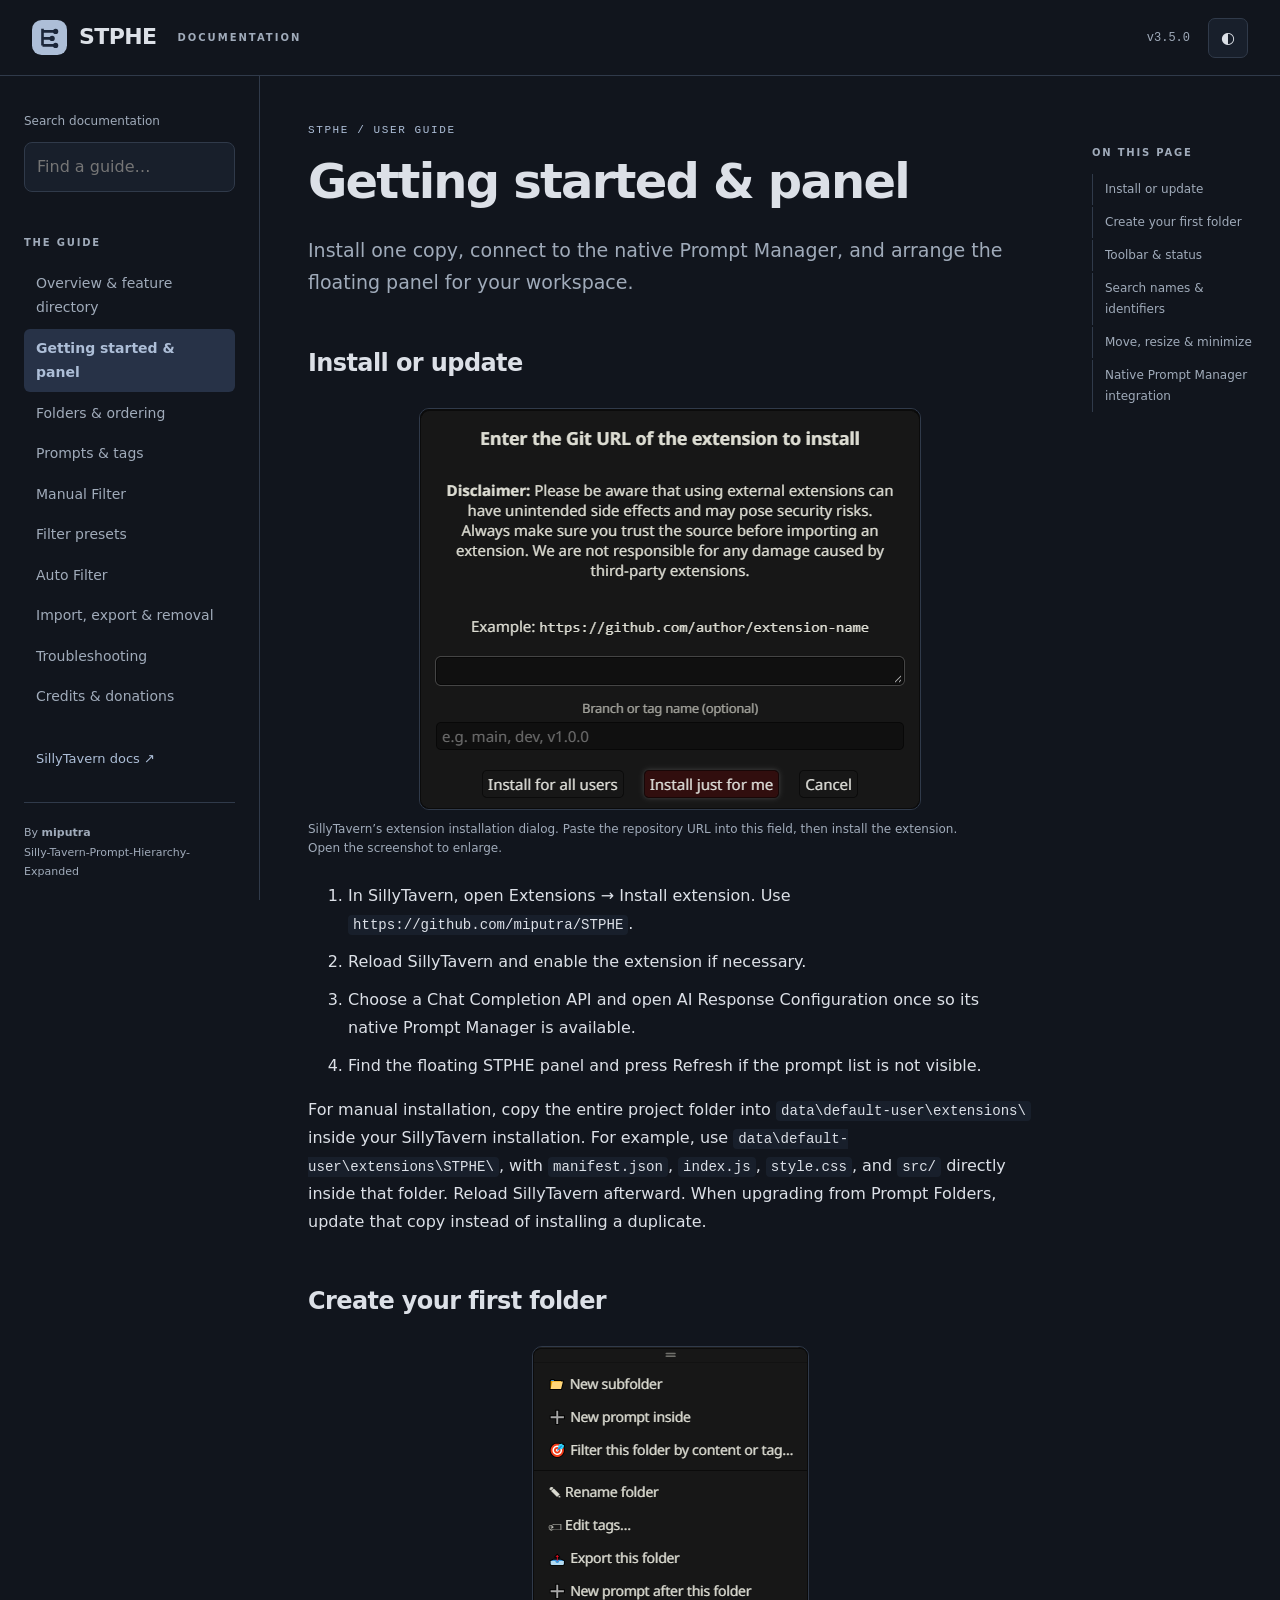
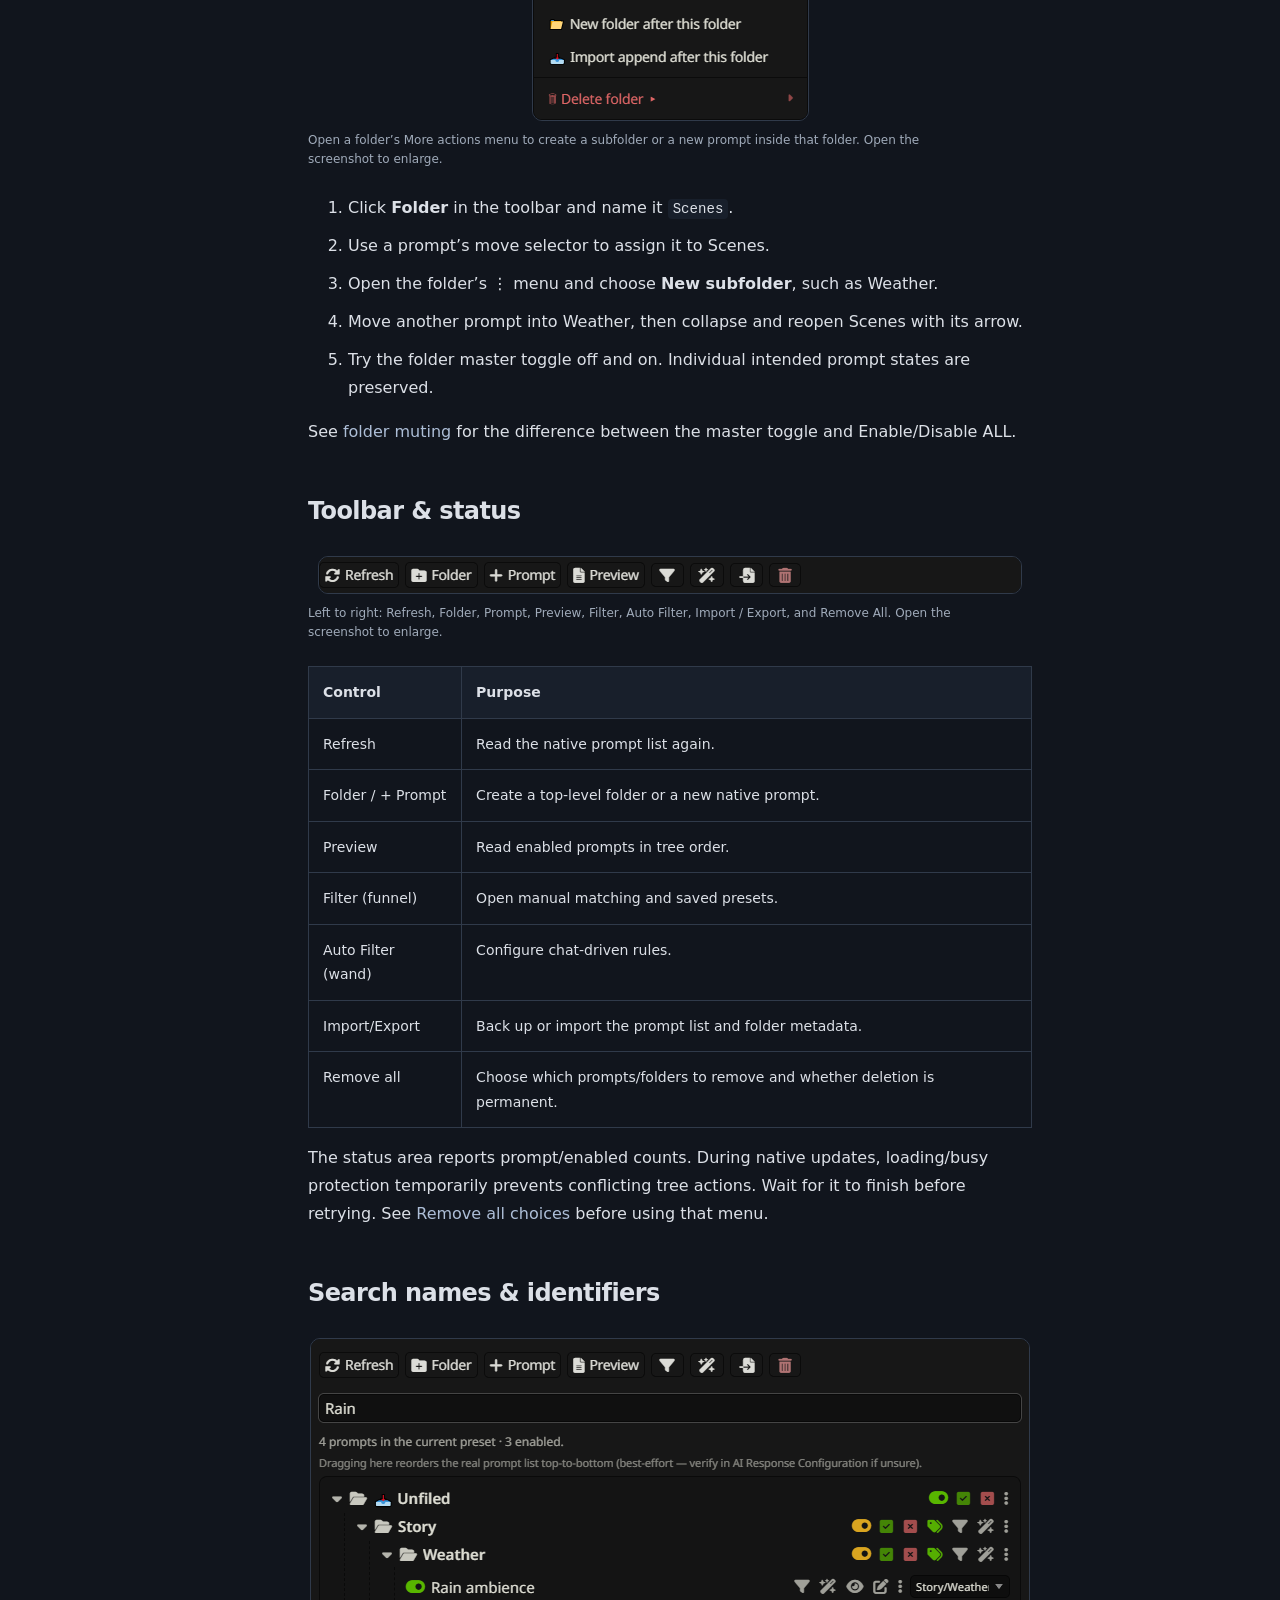
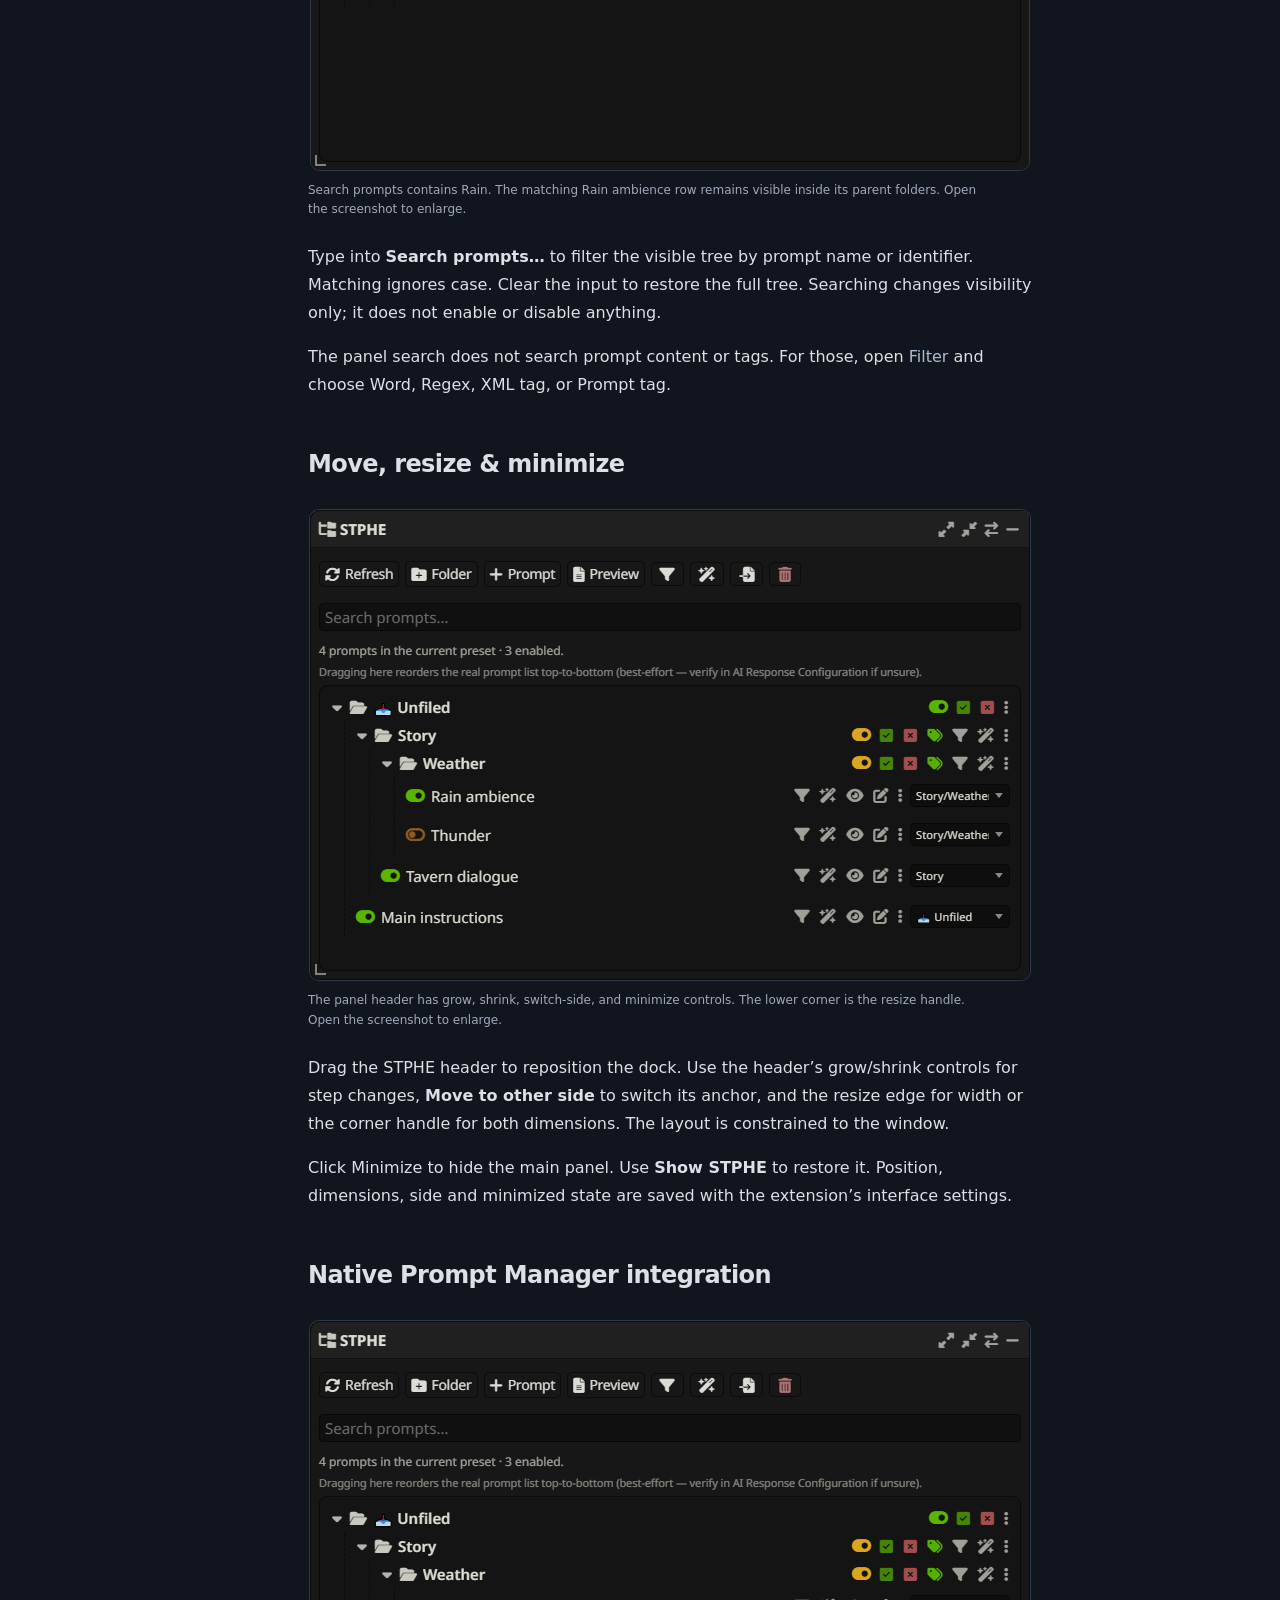
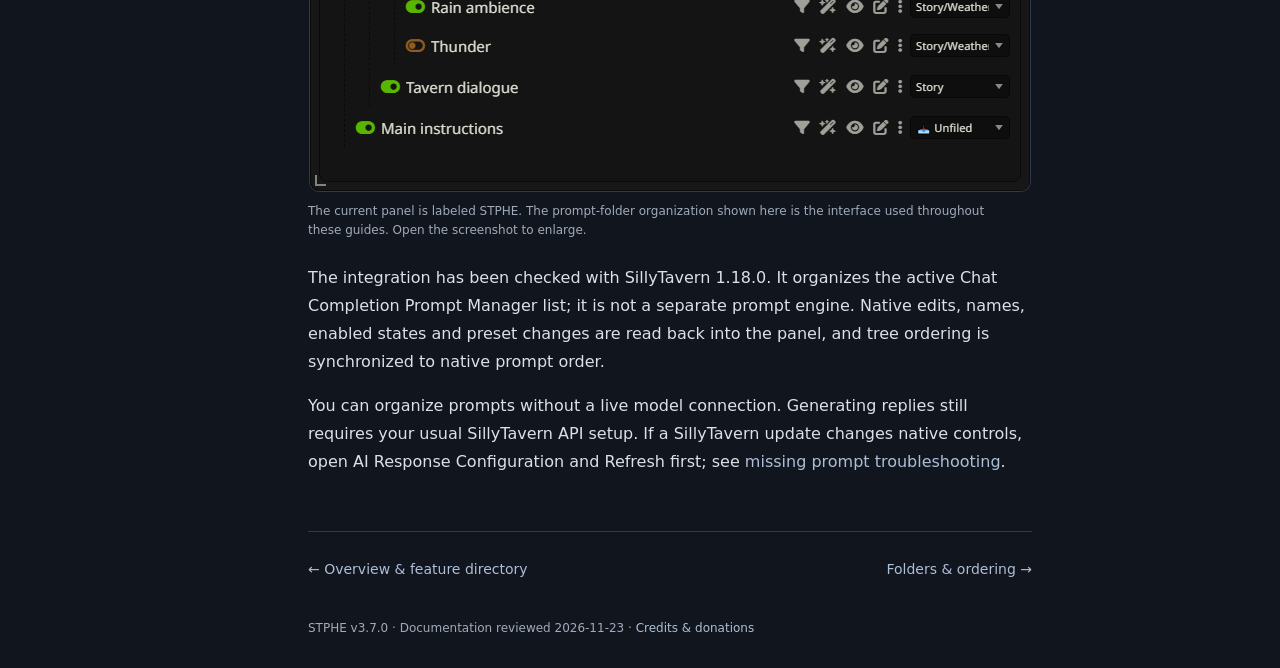
<file: docs/getting-started.html>
<!doctype html><html lang="en"><head><meta charset="utf-8"><meta name="viewport" content="width=device-width,initial-scale=1"><meta name="description" content="Install one copy, connect to the native Prompt Manager, and arrange the floating panel for your workspace."><title>Getting started &amp; panel · STPHE</title><link rel="icon" href="assets/icon.svg" type="image/svg+xml"><link rel="stylesheet" href="assets/site.css?v=ba86a8393c"><script src="assets/site.js?v=d42ae4cadf" defer></script></head><body><a class="skip" href="#main">Skip to content</a><header><a class="brand" href="index.html"><img src="assets/icon.svg" alt="">STPHE <span>DOCUMENTATION</span></a><div class="header-right"><span class="version">v3.5.0</span><button id="theme" aria-label="Toggle color theme">◐</button><button id="menu" aria-label="Toggle navigation" aria-expanded="false">☰</button></div></header><div class="layout"><aside class="sidebar" id="navigation"><label for="search">Search documentation</label><input id="search" type="search" placeholder="Find a guide…" autocomplete="off"><div id="results" aria-live="polite"></div><p class="nav-label">THE GUIDE</p><nav aria-label="Documentation"><a href="index.html">Overview &amp; feature directory</a><a href="getting-started.html" aria-current="page">Getting started &amp; panel</a><a href="folders.html">Folders &amp; ordering</a><a href="prompts.html">Prompts &amp; tags</a><a href="filters.html">Manual Filter</a><a href="presets.html">Filter presets</a><a href="auto-filter.html">Auto Filter</a><a href="backups.html">Import, export &amp; removal</a><a href="troubleshooting.html">Troubleshooting</a><a href="credits.html">Credits &amp; donations</a></nav><a class="upstream" href="https://docs.sillytavern.app/">SillyTavern docs ↗</a><div class="sidebar-foot">By <strong>miputra</strong><br>Silly-Tavern-Prompt-Hierarchy-Expanded</div></aside><main id="main"><div class="eyebrow">STPHE / User guide</div><h1>Getting started &amp; panel</h1><p class="lead">Install one copy, connect to the native Prompt Manager, and arrange the floating panel for your workspace.</p>
<section aria-labelledby="install"><h2 id="install">Install or update</h2><figure><a href="assets/screen-install.png?v=e9be9d5cb2"><img src="assets/screen-install.png?v=e9be9d5cb2" alt="SillyTavern’s extension installation dialog. Paste the repository URL into this field, then install the extension." loading="lazy" width="500" height="400"></a><figcaption>SillyTavern’s extension installation dialog. Paste the repository URL into this field, then install the extension. Open the screenshot to enlarge.</figcaption></figure><ol><li>In SillyTavern, open Extensions → Install extension. Use <code>https://github.com/miputra/STPHE</code>.</li><li>Reload SillyTavern and enable the extension if necessary.</li><li>Choose a Chat Completion API and open AI Response Configuration once so its native Prompt Manager is available.</li><li>Find the floating STPHE panel and press Refresh if the prompt list is not visible.</li></ol><p>For manual installation, copy the entire project folder into <code>data\default-user\extensions\</code> inside your SillyTavern installation. For example, use <code>data\default-user\extensions\STPHE\</code>, with <code>manifest.json</code>, <code>index.js</code>, <code>style.css</code>, and <code>src/</code> directly inside that folder. Reload SillyTavern afterward. When upgrading from Prompt Folders, update that copy instead of installing a duplicate.</p></section>

<section aria-labelledby="first-folder"><h2 id="first-folder">Create your first folder</h2><figure><a href="assets/screen-folder-menu.png?v=40e1a5e14d"><img src="assets/screen-folder-menu.png?v=40e1a5e14d" alt="Open a folder’s More actions menu to create a subfolder or a new prompt inside that folder." loading="lazy" width="275" height="373"></a><figcaption>Open a folder’s More actions menu to create a subfolder or a new prompt inside that folder. Open the screenshot to enlarge.</figcaption></figure><ol><li>Click <strong>Folder</strong> in the toolbar and name it <code>Scenes</code>.</li><li>Use a prompt’s move selector to assign it to Scenes.</li><li>Open the folder’s ⋮ menu and choose <strong>New subfolder</strong>, such as Weather.</li><li>Move another prompt into Weather, then collapse and reopen Scenes with its arrow.</li><li>Try the folder master toggle off and on. Individual intended prompt states are preserved.</li></ol><p>See <a href="folders.html#mute">folder muting</a> for the difference between the master toggle and Enable/Disable ALL.</p></section>

<section aria-labelledby="toolbar"><h2 id="toolbar">Toolbar &amp; status</h2><figure><a href="assets/screen-toolbar.png?v=01009bc1fe"><img src="assets/screen-toolbar.png?v=01009bc1fe" alt="Left to right: Refresh, Folder, Prompt, Preview, Filter, Auto Filter, Import / Export, and Remove All." loading="lazy" width="702" height="36"></a><figcaption>Left to right: Refresh, Folder, Prompt, Preview, Filter, Auto Filter, Import / Export, and Remove All. Open the screenshot to enlarge.</figcaption></figure><table><thead><tr><th>Control</th><th>Purpose</th></tr></thead><tbody><tr><td>Refresh</td><td>Read the native prompt list again.</td></tr><tr><td>Folder / + Prompt</td><td>Create a top-level folder or a new native prompt.</td></tr><tr><td>Preview</td><td>Read enabled prompts in tree order.</td></tr><tr><td>Filter (funnel)</td><td>Open manual matching and saved presets.</td></tr><tr><td>Auto Filter (wand)</td><td>Configure chat-driven rules.</td></tr><tr><td>Import/Export</td><td>Back up or import the prompt list and folder metadata.</td></tr><tr><td>Remove all</td><td>Choose which prompts/folders to remove and whether deletion is permanent.</td></tr></tbody></table><p>The status area reports prompt/enabled counts. During native updates, loading/busy protection temporarily prevents conflicting tree actions. Wait for it to finish before retrying. See <a href="backups.html#remove-all">Remove all choices</a> before using that menu.</p></section>

<section aria-labelledby="search-prompts"><h2 id="search-prompts">Search names &amp; identifiers</h2><figure><a href="assets/screen-search.png?v=5af4f4f568"><img src="assets/screen-search.png?v=5af4f4f568" alt="Search prompts contains Rain. The matching Rain ambience row remains visible inside its parent folders." loading="lazy" width="718" height="431"></a><figcaption>Search prompts contains Rain. The matching Rain ambience row remains visible inside its parent folders. Open the screenshot to enlarge.</figcaption></figure><p>Type into <strong>Search prompts…</strong> to filter the visible tree by prompt name or identifier. Matching ignores case. Clear the input to restore the full tree. Searching changes visibility only; it does not enable or disable anything.</p><p>The panel search does not search prompt content or tags. For those, open <a href="filters.html#workflow">Filter</a> and choose Word, Regex, XML tag, or Prompt tag.</p></section>

<section aria-labelledby="layout"><h2 id="layout">Move, resize &amp; minimize</h2><figure><a href="assets/screen-panel.png?v=44ac7b1286"><img src="assets/screen-panel.png?v=44ac7b1286" alt="The panel header has grow, shrink, switch-side, and minimize controls. The lower corner is the resize handle." loading="lazy" width="720" height="470"></a><figcaption>The panel header has grow, shrink, switch-side, and minimize controls. The lower corner is the resize handle. Open the screenshot to enlarge.</figcaption></figure><p>Drag the STPHE header to reposition the dock. Use the header’s grow/shrink controls for step changes, <strong>Move to other side</strong> to switch its anchor, and the resize edge for width or the corner handle for both dimensions. The layout is constrained to the window.</p><p>Click Minimize to hide the main panel. Use <strong>Show STPHE</strong> to restore it. Position, dimensions, side and minimized state are saved with the extension’s interface settings.</p></section>

<section aria-labelledby="compatibility"><h2 id="compatibility">Native Prompt Manager integration</h2><figure><a href="assets/screen-panel.png?v=44ac7b1286"><img src="assets/screen-panel.png?v=44ac7b1286" alt="The current panel is labeled STPHE. The prompt-folder organization shown here is the interface used throughout these guides." loading="lazy" width="720" height="470"></a><figcaption>The current panel is labeled STPHE. The prompt-folder organization shown here is the interface used throughout these guides. Open the screenshot to enlarge.</figcaption></figure><p>The integration has been checked with SillyTavern 1.18.0. It organizes the active Chat Completion Prompt Manager list; it is not a separate prompt engine. Native edits, names, enabled states and preset changes are read back into the panel, and tree ordering is synchronized to native prompt order.</p><p>You can organize prompts without a live model connection. Generating replies still requires your usual SillyTavern API setup. If a SillyTavern update changes native controls, open AI Response Configuration and Refresh first; see <a href="troubleshooting.html#missing">missing prompt troubleshooting</a>.</p></section>
<div class="page-nav"><a href="index.html">← Overview &amp; feature directory</a><a href="folders.html">Folders &amp; ordering →</a></div><footer>STPHE v3.7.0 · Documentation reviewed 2026-11-23 · <a href="credits.html">Credits &amp; donations</a></footer></main><aside class="toc"><p class="nav-label">ON THIS PAGE</p><nav aria-label="On this page"><a href="#install">Install or update</a><a href="#first-folder">Create your first folder</a><a href="#toolbar">Toolbar &amp; status</a><a href="#search-prompts">Search names &amp; identifiers</a><a href="#layout">Move, resize &amp; minimize</a><a href="#compatibility">Native Prompt Manager integration</a></nav></aside></div></body></html>
</file>
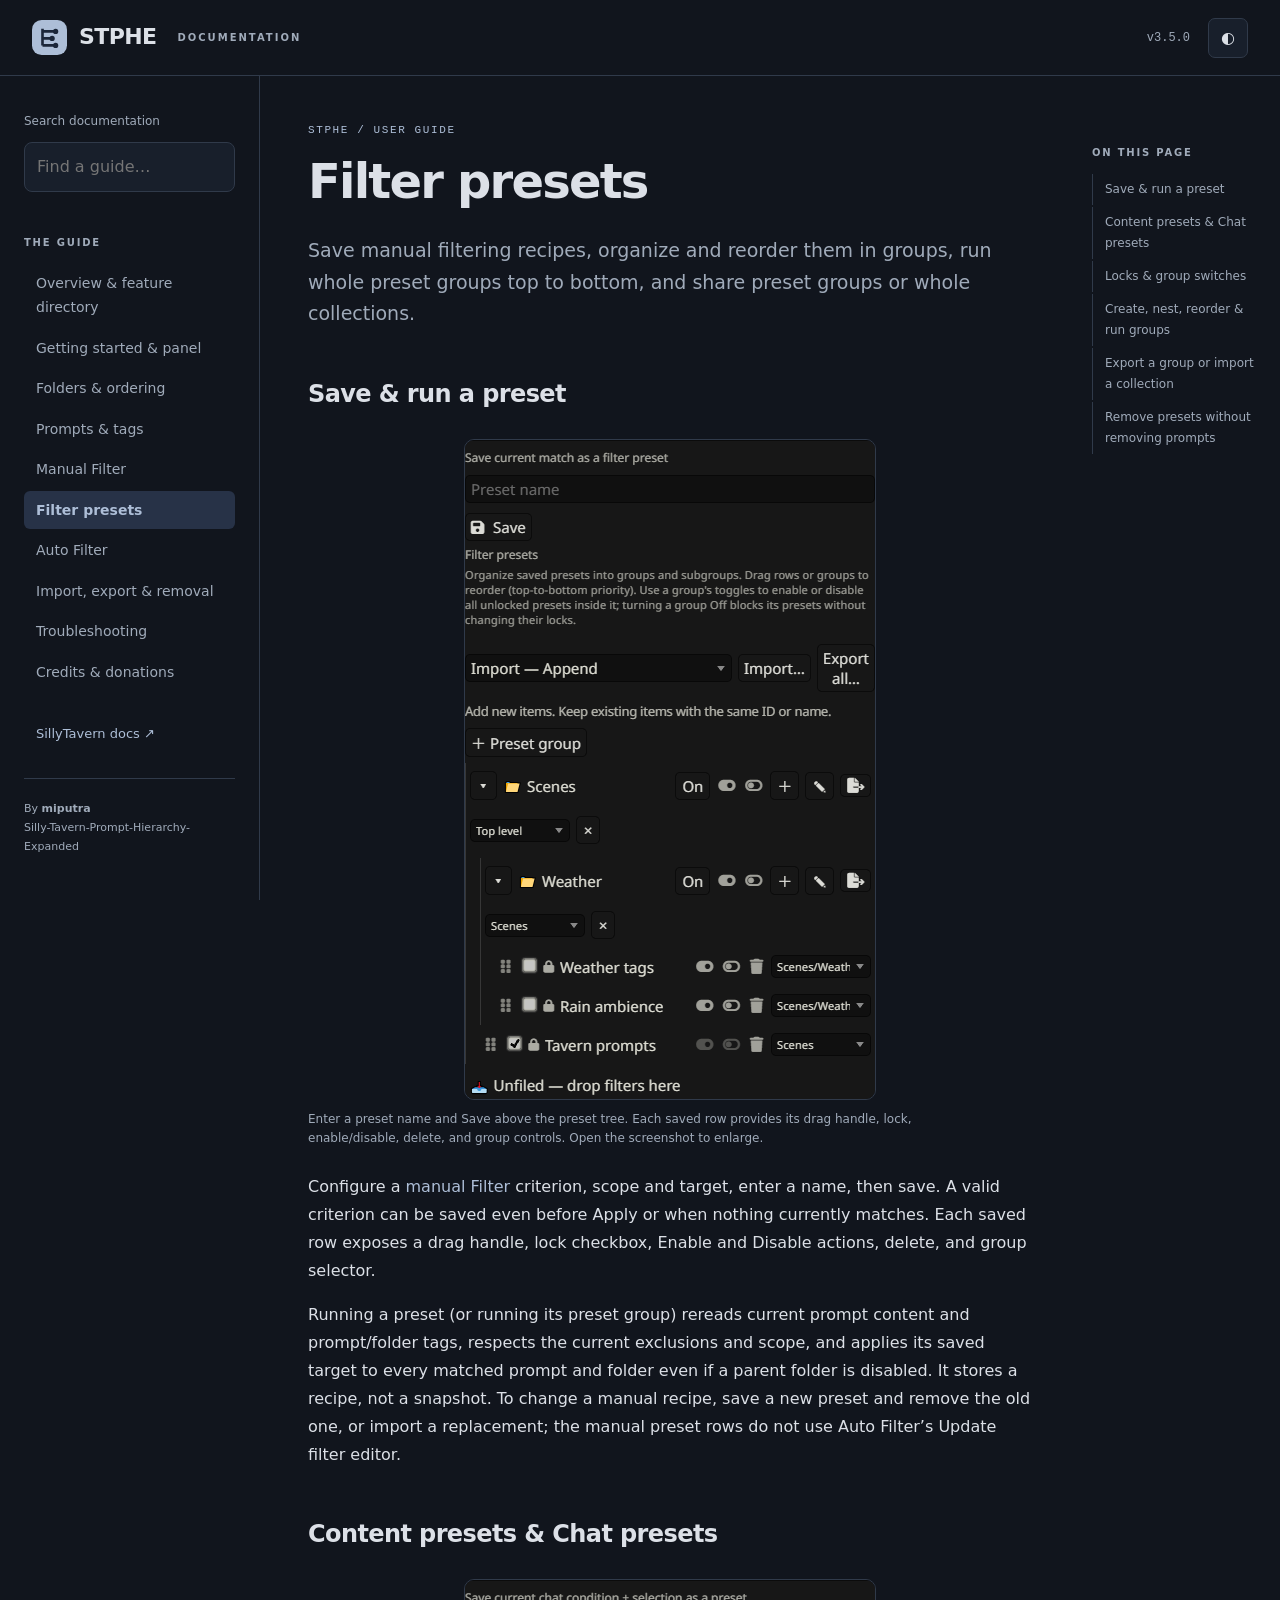
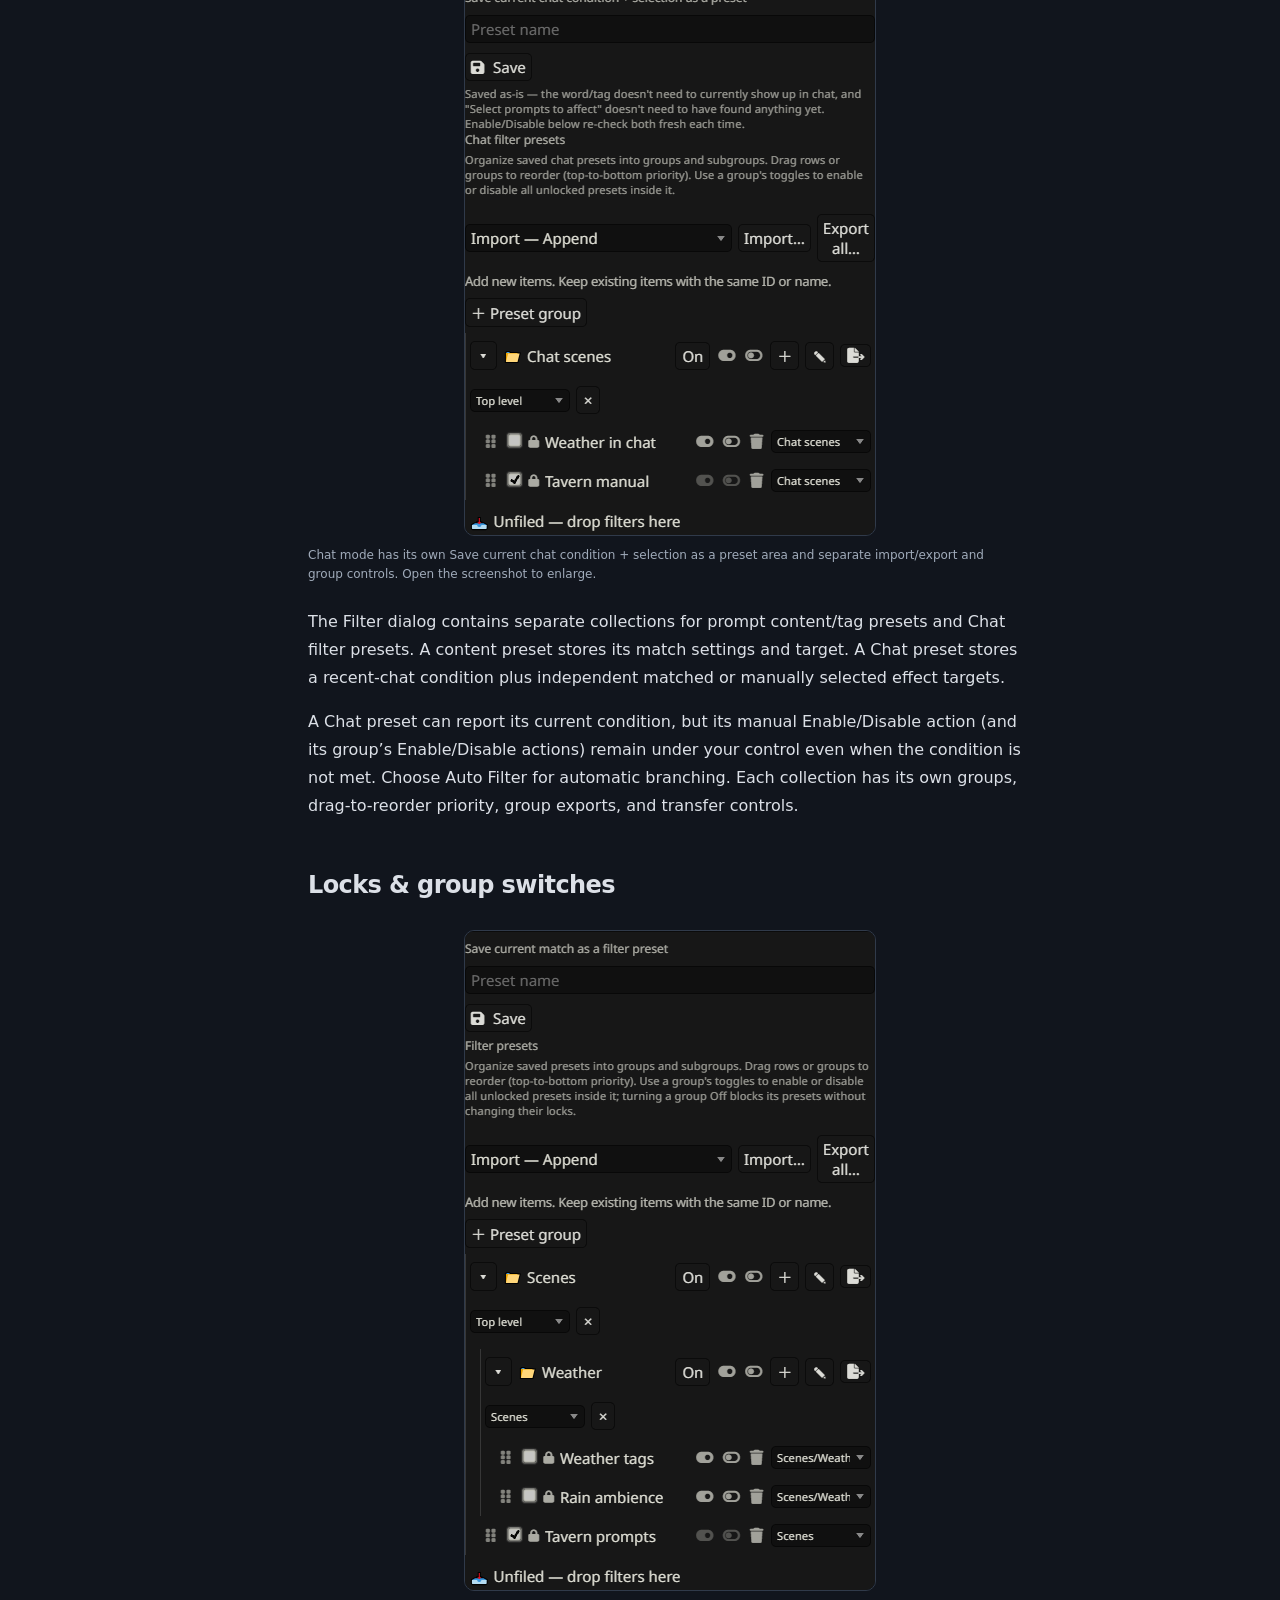
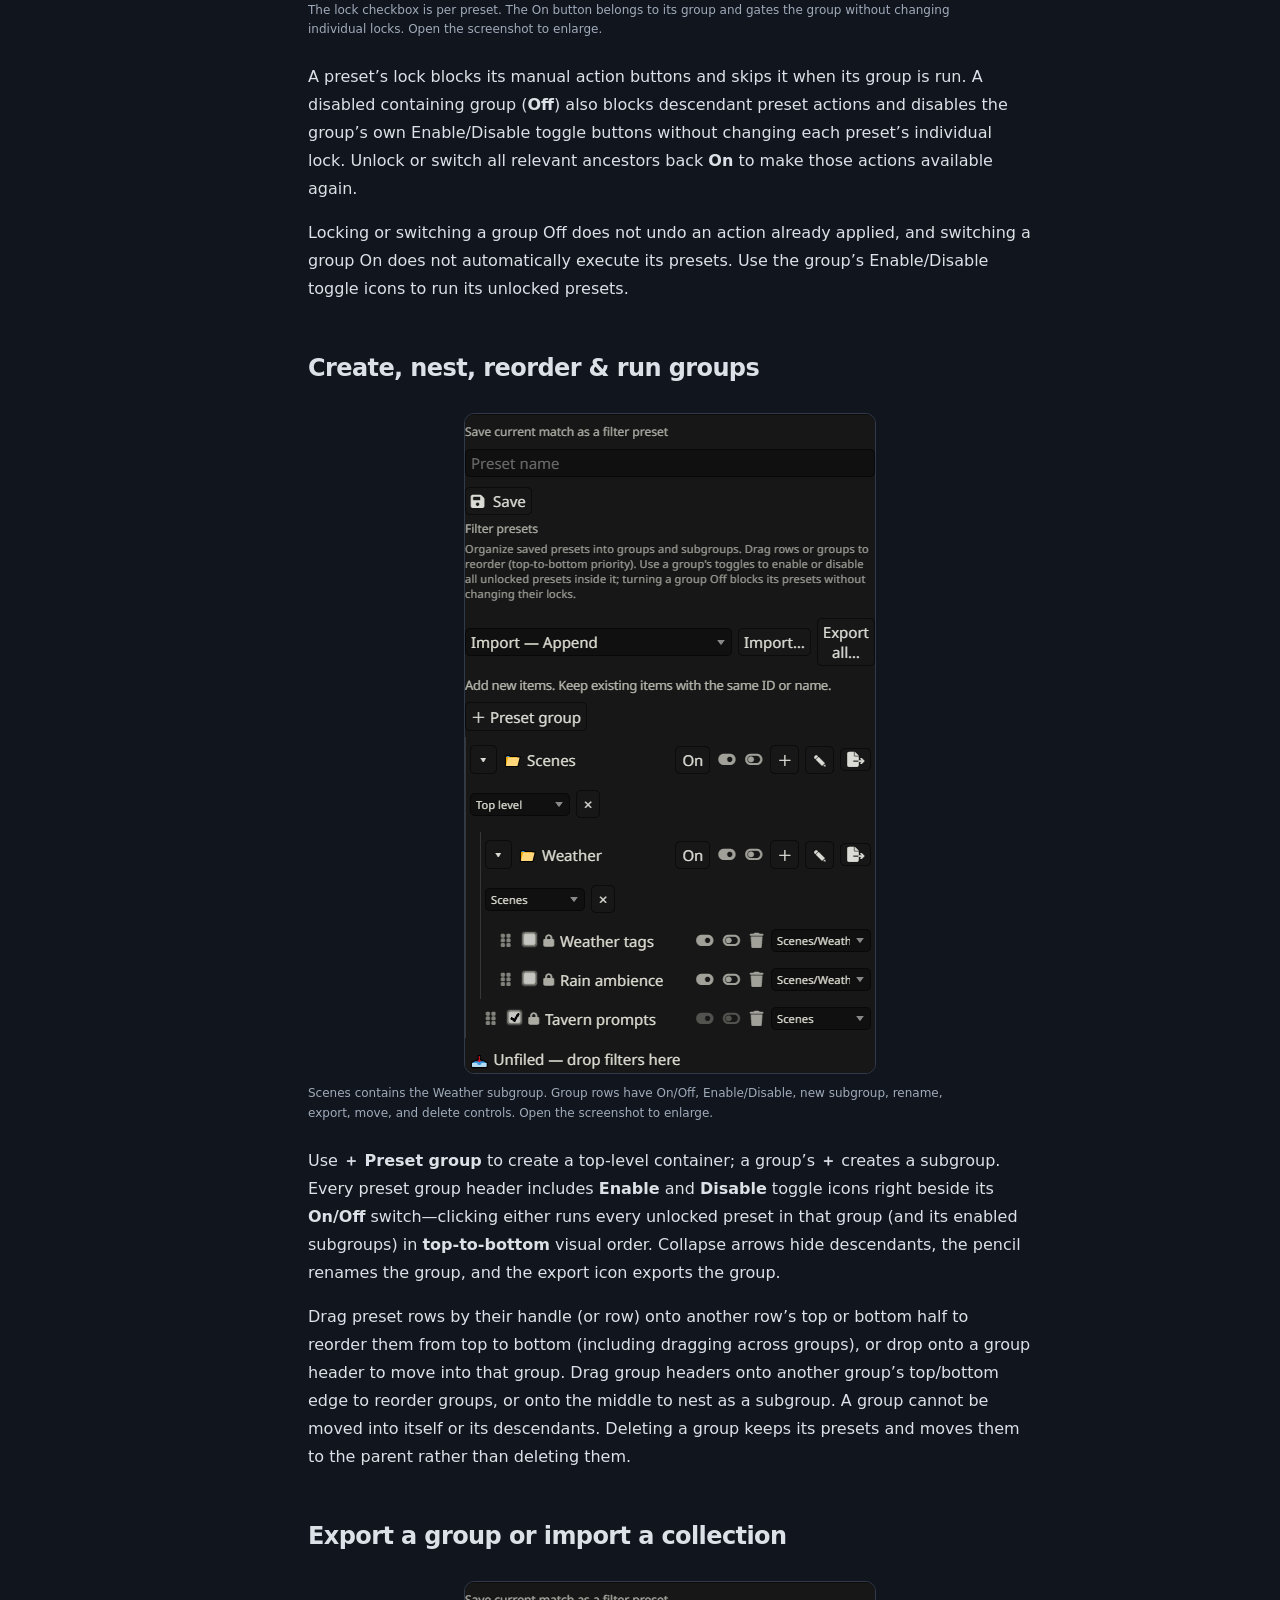
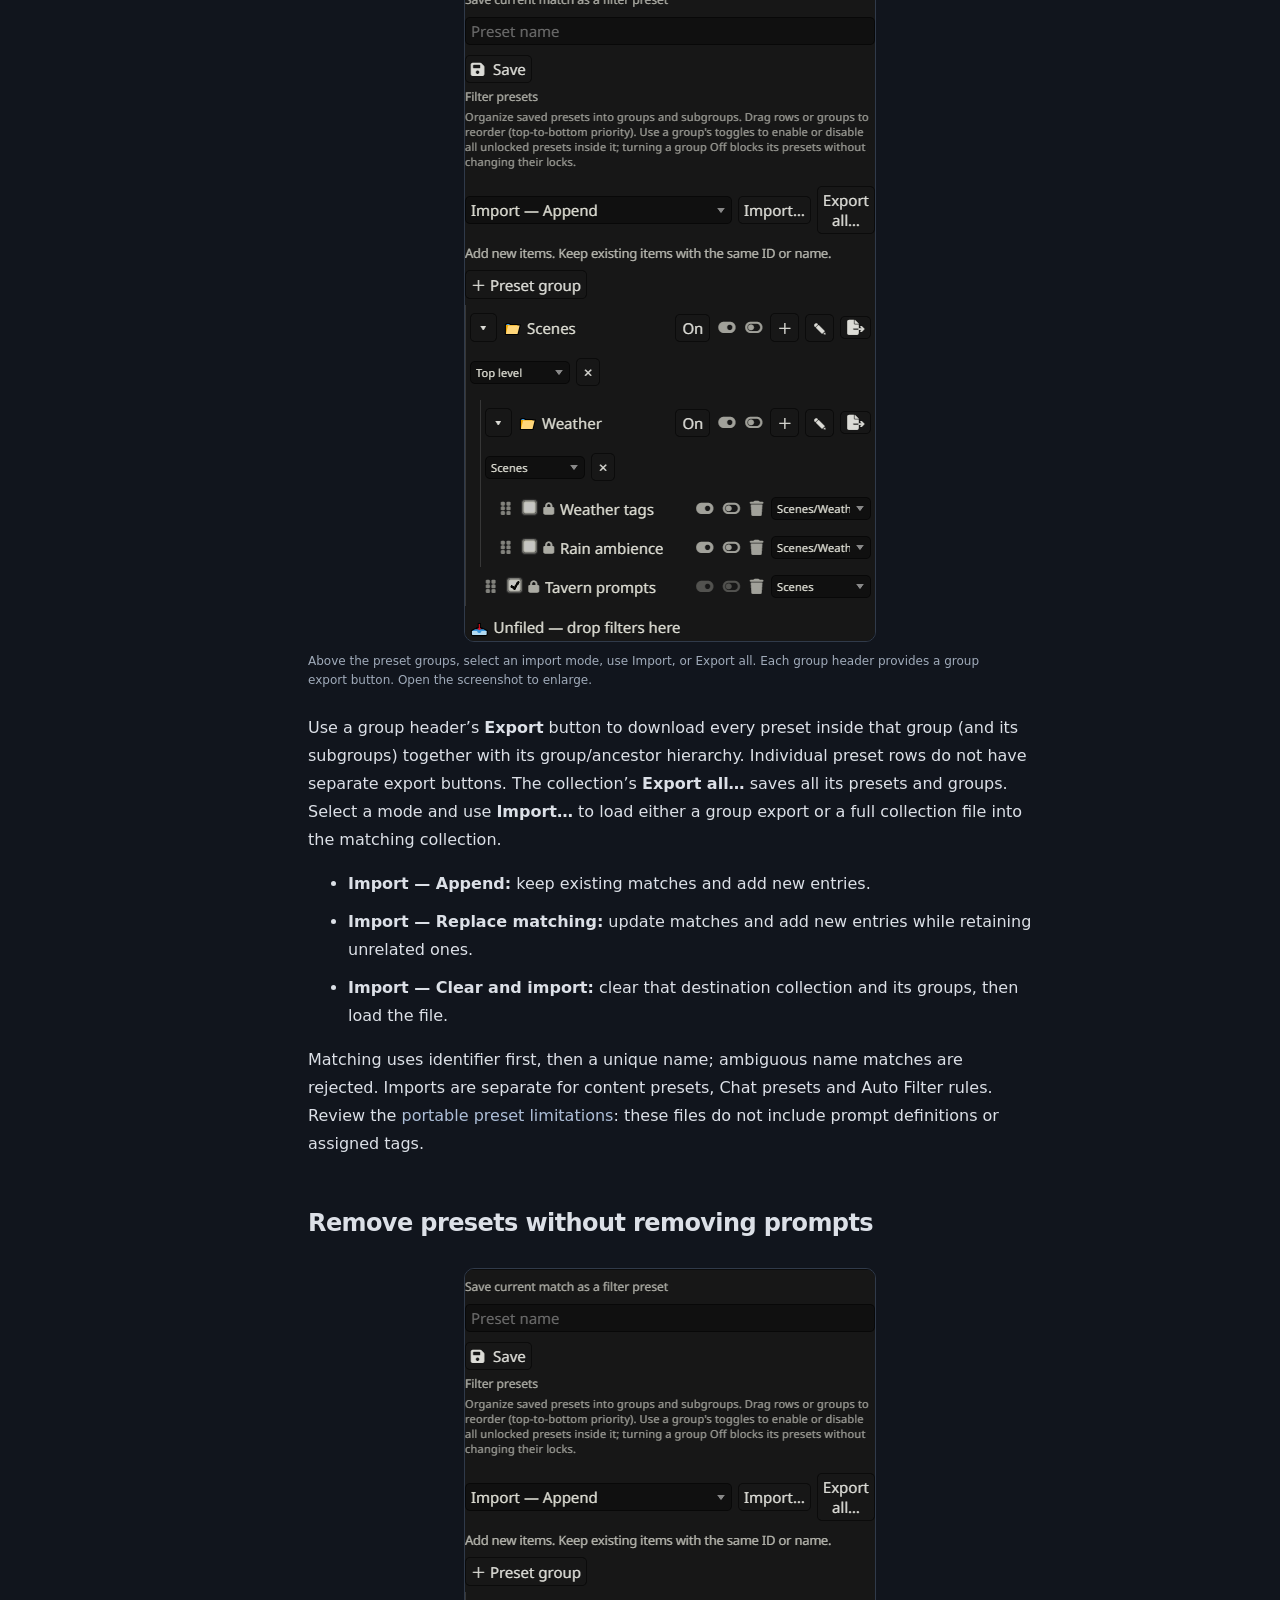
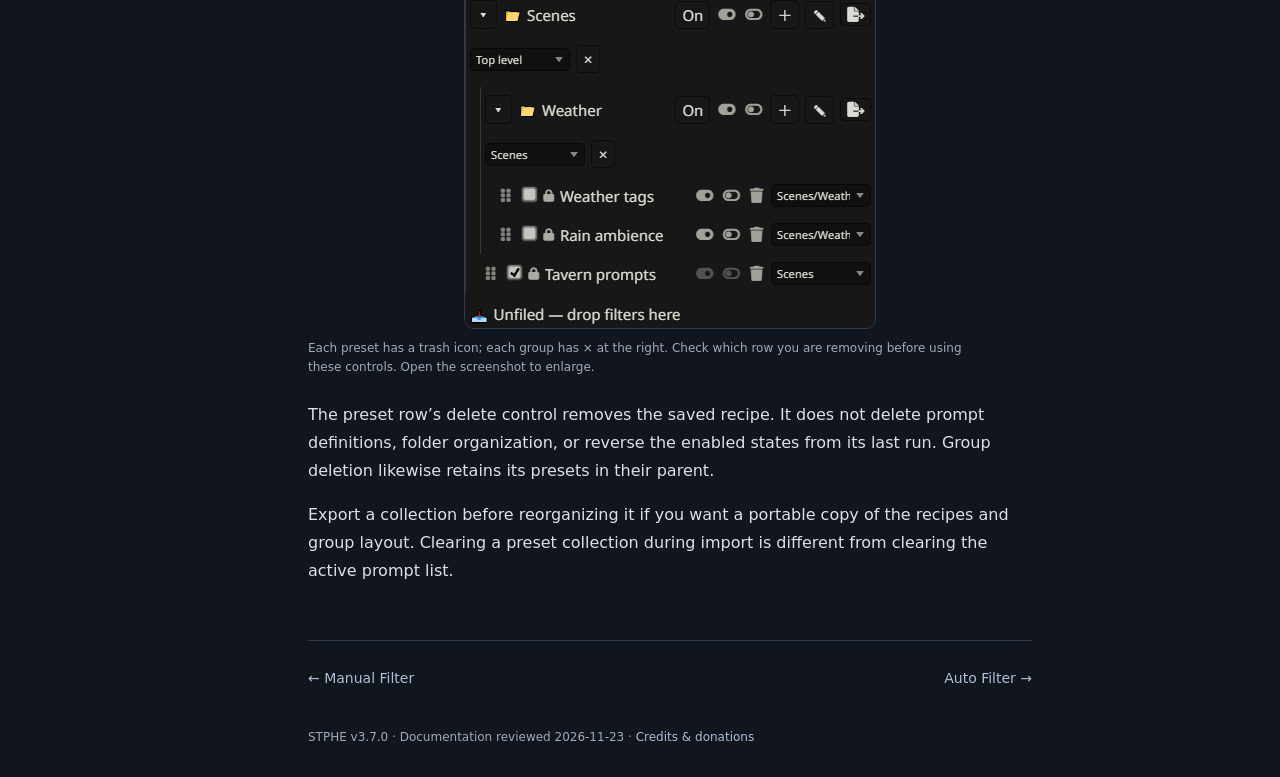
<file: docs/presets.html>
<!doctype html><html lang="en"><head><meta charset="utf-8"><meta name="viewport" content="width=device-width,initial-scale=1"><meta name="description" content="Save manual filtering recipes, organize and reorder them in groups, run whole preset groups top to bottom, and share preset groups or whole collections."><title>Filter presets · STPHE</title><link rel="icon" href="assets/icon.svg" type="image/svg+xml"><link rel="stylesheet" href="assets/site.css?v=ba86a8393c"><script src="assets/site.js?v=d42ae4cadf" defer></script></head><body><a class="skip" href="#main">Skip to content</a><header><a class="brand" href="index.html"><img src="assets/icon.svg" alt="">STPHE <span>DOCUMENTATION</span></a><div class="header-right"><span class="version">v3.5.0</span><button id="theme" aria-label="Toggle color theme">◐</button><button id="menu" aria-label="Toggle navigation" aria-expanded="false">☰</button></div></header><div class="layout"><aside class="sidebar" id="navigation"><label for="search">Search documentation</label><input id="search" type="search" placeholder="Find a guide…" autocomplete="off"><div id="results" aria-live="polite"></div><p class="nav-label">THE GUIDE</p><nav aria-label="Documentation"><a href="index.html">Overview &amp; feature directory</a><a href="getting-started.html">Getting started &amp; panel</a><a href="folders.html">Folders &amp; ordering</a><a href="prompts.html">Prompts &amp; tags</a><a href="filters.html">Manual Filter</a><a href="presets.html" aria-current="page">Filter presets</a><a href="auto-filter.html">Auto Filter</a><a href="backups.html">Import, export &amp; removal</a><a href="troubleshooting.html">Troubleshooting</a><a href="credits.html">Credits &amp; donations</a></nav><a class="upstream" href="https://docs.sillytavern.app/">SillyTavern docs ↗</a><div class="sidebar-foot">By <strong>miputra</strong><br>Silly-Tavern-Prompt-Hierarchy-Expanded</div></aside><main id="main"><div class="eyebrow">STPHE / User guide</div><h1>Filter presets</h1><p class="lead">Save manual filtering recipes, organize and reorder them in groups, run whole preset groups top to bottom, and share preset groups or whole collections.</p><span class="anchor-alias" id="when-to-use"></span>
<section aria-labelledby="save"><h2 id="save">Save &amp; run a preset</h2><figure><a href="assets/screen-presets.png?v=4461c1b71e"><img src="assets/screen-presets.png?v=4461c1b71e" alt="Enter a preset name and Save above the preset tree. Each saved row provides its drag handle, lock, enable/disable, delete, and group controls." loading="lazy" width="410" height="659"></a><figcaption>Enter a preset name and Save above the preset tree. Each saved row provides its drag handle, lock, enable/disable, delete, and group controls. Open the screenshot to enlarge.</figcaption></figure><p>Configure a <a href="filters.html#workflow">manual Filter</a> criterion, scope and target, enter a name, then save. A valid criterion can be saved even before Apply or when nothing currently matches. Each saved row exposes a drag handle, lock checkbox, Enable and Disable actions, delete, and group selector.</p><p>Running a preset (or running its preset group) rereads current prompt content and prompt/folder tags, respects the current exclusions and scope, and applies its saved target to every matched prompt and folder even if a parent folder is disabled. It stores a recipe, not a snapshot. To change a manual recipe, save a new preset and remove the old one, or import a replacement; the manual preset rows do not use Auto Filter’s Update filter editor.</p></section>
<span class="anchor-alias" id="chat"></span>
<section aria-labelledby="chat-presets"><h2 id="chat-presets">Content presets &amp; Chat presets</h2><figure><a href="assets/screen-chat-presets.png?v=e3f171af9a"><img src="assets/screen-chat-presets.png?v=e3f171af9a" alt="Chat mode has its own Save current chat condition + selection as a preset area and separate import/export and group controls." loading="lazy" width="410" height="555"></a><figcaption>Chat mode has its own Save current chat condition + selection as a preset area and separate import/export and group controls. Open the screenshot to enlarge.</figcaption></figure><p>The Filter dialog contains separate collections for prompt content/tag presets and Chat filter presets. A content preset stores its match settings and target. A Chat preset stores a recent-chat condition plus independent matched or manually selected effect targets.</p><p>A Chat preset can report its current condition, but its manual Enable/Disable action (and its group’s Enable/Disable actions) remain under your control even when the condition is not met. Choose Auto Filter for automatic branching. Each collection has its own groups, drag-to-reorder priority, group exports, and transfer controls.</p></section>
<span class="anchor-alias" id="run"></span><span class="anchor-alias" id="exclude"></span>
<section aria-labelledby="locks"><h2 id="locks">Locks &amp; group switches</h2><figure><a href="assets/screen-presets.png?v=4461c1b71e"><img src="assets/screen-presets.png?v=4461c1b71e" alt="The lock checkbox is per preset. The On button belongs to its group and gates the group without changing individual locks." loading="lazy" width="410" height="659"></a><figcaption>The lock checkbox is per preset. The On button belongs to its group and gates the group without changing individual locks. Open the screenshot to enlarge.</figcaption></figure><p>A preset’s lock blocks its manual action buttons and skips it when its group is run. A disabled containing group (<strong>Off</strong>) also blocks descendant preset actions and disables the group’s own Enable/Disable toggle buttons without changing each preset’s individual lock. Unlock or switch all relevant ancestors back <strong>On</strong> to make those actions available again.</p><p>Locking or switching a group Off does not undo an action already applied, and switching a group On does not automatically execute its presets. Use the group’s Enable/Disable toggle icons to run its unlocked presets.</p></section>
<span class="anchor-alias" id="group"></span>
<section aria-labelledby="groups"><h2 id="groups">Create, nest, reorder &amp; run groups</h2><figure><a href="assets/screen-presets.png?v=4461c1b71e"><img src="assets/screen-presets.png?v=4461c1b71e" alt="Scenes contains the Weather subgroup. Group rows have On/Off, Enable/Disable, new subgroup, rename, export, move, and delete controls." loading="lazy" width="410" height="659"></a><figcaption>Scenes contains the Weather subgroup. Group rows have On/Off, Enable/Disable, new subgroup, rename, export, move, and delete controls. Open the screenshot to enlarge.</figcaption></figure><p>Use <strong>＋ Preset group</strong> to create a top-level container; a group’s <strong>＋</strong> creates a subgroup. Every preset group header includes <strong>Enable</strong> and <strong>Disable</strong> toggle icons right beside its <strong>On/Off</strong> switch—clicking either runs every unlocked preset in that group (and its enabled subgroups) in <strong>top-to-bottom</strong> visual order. Collapse arrows hide descendants, the pencil renames the group, and the export icon exports the group.</p><p>Drag preset rows by their handle (or row) onto another row’s top or bottom half to reorder them from top to bottom (including dragging across groups), or drop onto a group header to move into that group. Drag group headers onto another group’s top/bottom edge to reorder groups, or onto the middle to nest as a subgroup. A group cannot be moved into itself or its descendants. Deleting a group keeps its presets and moves them to the parent rather than deleting them.</p></section>

<section aria-labelledby="transfer"><h2 id="transfer">Export a group or import a collection</h2><figure><a href="assets/screen-presets.png?v=4461c1b71e"><img src="assets/screen-presets.png?v=4461c1b71e" alt="Above the preset groups, select an import mode, use Import, or Export all. Each group header provides a group export button." loading="lazy" width="410" height="659"></a><figcaption>Above the preset groups, select an import mode, use Import, or Export all. Each group header provides a group export button. Open the screenshot to enlarge.</figcaption></figure><p>Use a group header’s <strong>Export</strong> button to download every preset inside that group (and its subgroups) together with its group/ancestor hierarchy. Individual preset rows do not have separate export buttons. The collection’s <strong>Export all…</strong> saves all its presets and groups. Select a mode and use <strong>Import…</strong> to load either a group export or a full collection file into the matching collection.</p><ul><li><strong>Import — Append:</strong> keep existing matches and add new entries.</li><li><strong>Import — Replace matching:</strong> update matches and add new entries while retaining unrelated ones.</li><li><strong>Import — Clear and import:</strong> clear that destination collection and its groups, then load the file.</li></ul><p>Matching uses identifier first, then a unique name; ambiguous name matches are rejected. Imports are separate for content presets, Chat presets and Auto Filter rules. Review the <a href="backups.html#preset-files">portable preset limitations</a>: these files do not include prompt definitions or assigned tags.</p></section>

<section aria-labelledby="delete"><h2 id="delete">Remove presets without removing prompts</h2><figure><a href="assets/screen-presets.png?v=4461c1b71e"><img src="assets/screen-presets.png?v=4461c1b71e" alt="Each preset has a trash icon; each group has × at the right. Check which row you are removing before using these controls." loading="lazy" width="410" height="659"></a><figcaption>Each preset has a trash icon; each group has × at the right. Check which row you are removing before using these controls. Open the screenshot to enlarge.</figcaption></figure><p>The preset row’s delete control removes the saved recipe. It does not delete prompt definitions, folder organization, or reverse the enabled states from its last run. Group deletion likewise retains its presets in their parent.</p><p>Export a collection before reorganizing it if you want a portable copy of the recipes and group layout. Clearing a preset collection during import is different from clearing the active prompt list.</p></section>
<div class="page-nav"><a href="filters.html">← Manual Filter</a><a href="auto-filter.html">Auto Filter →</a></div><footer>STPHE v3.7.0 · Documentation reviewed 2026-11-23 · <a href="credits.html">Credits &amp; donations</a></footer></main><aside class="toc"><p class="nav-label">ON THIS PAGE</p><nav aria-label="On this page"><a href="#save">Save &amp; run a preset</a><a href="#chat-presets">Content presets &amp; Chat presets</a><a href="#locks">Locks &amp; group switches</a><a href="#groups">Create, nest, reorder &amp; run groups</a><a href="#transfer">Export a group or import a collection</a><a href="#delete">Remove presets without removing prompts</a></nav></aside></div></body></html>
</file>
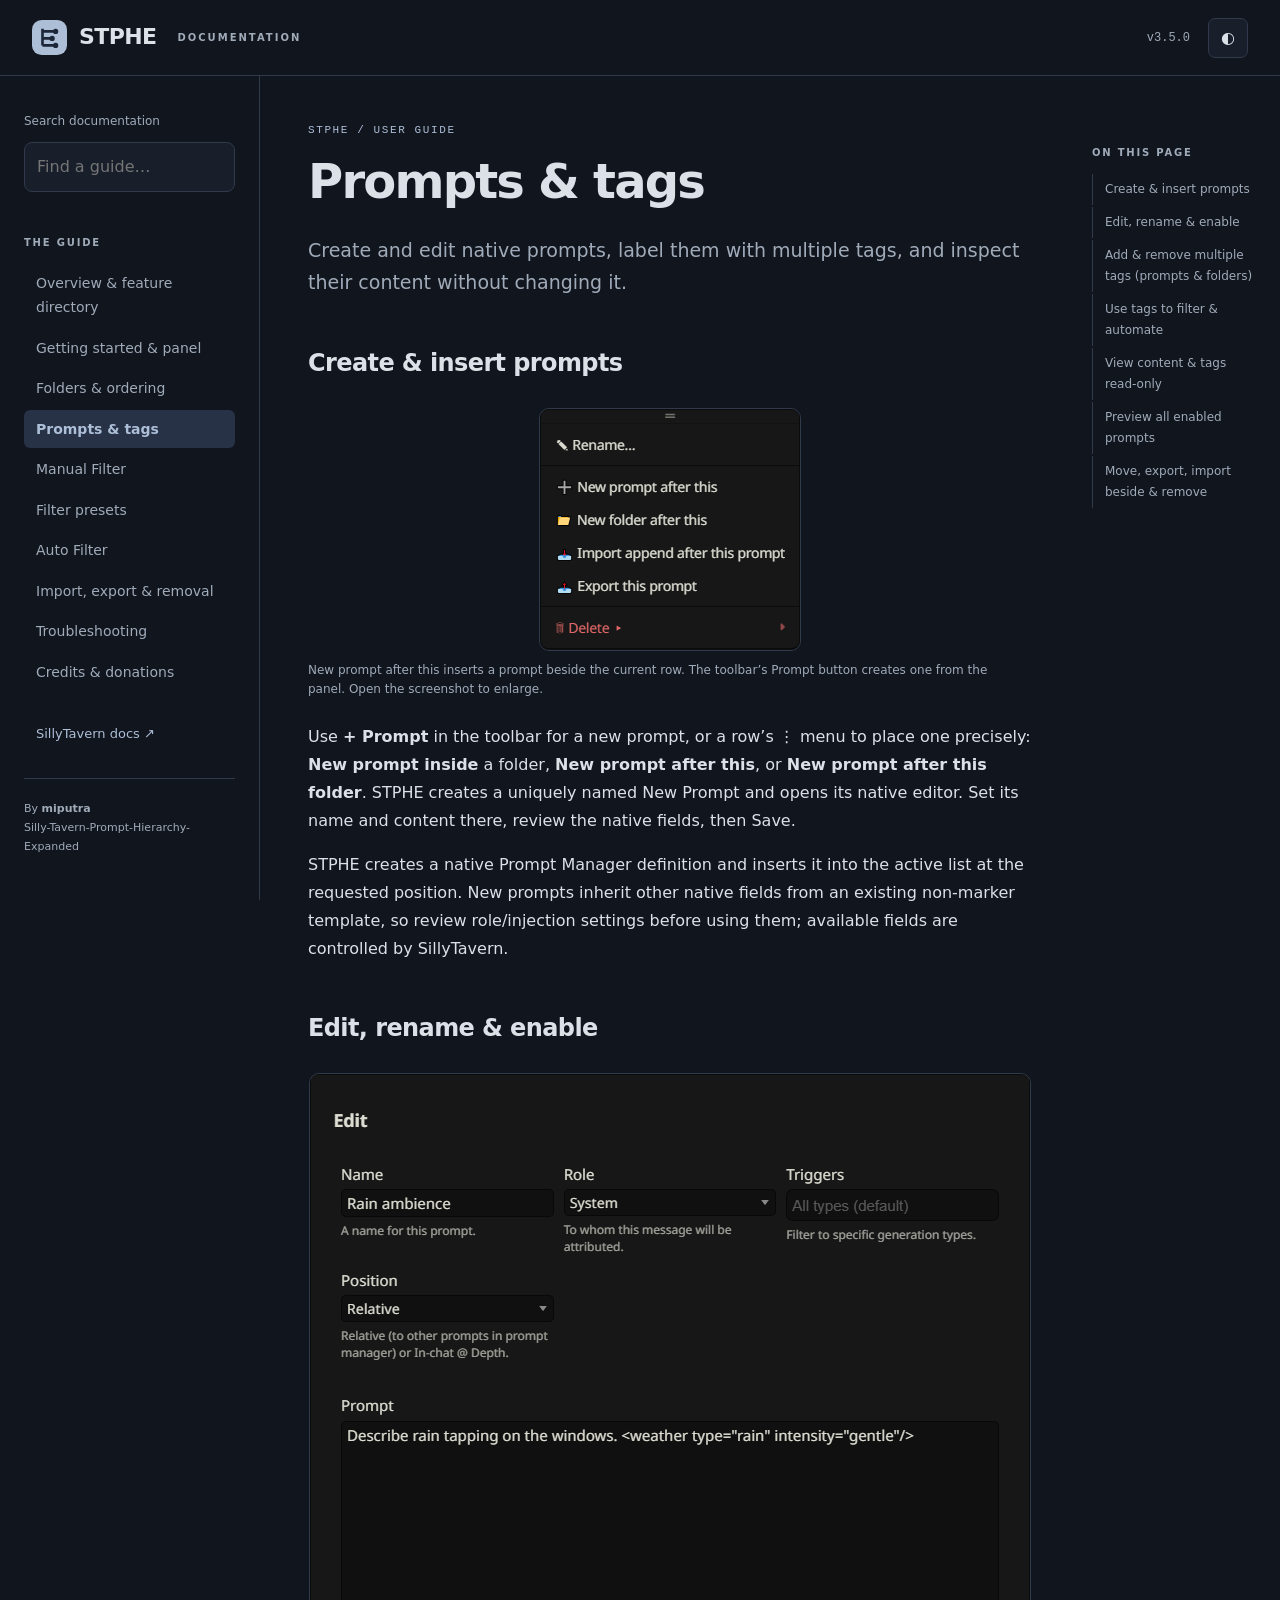
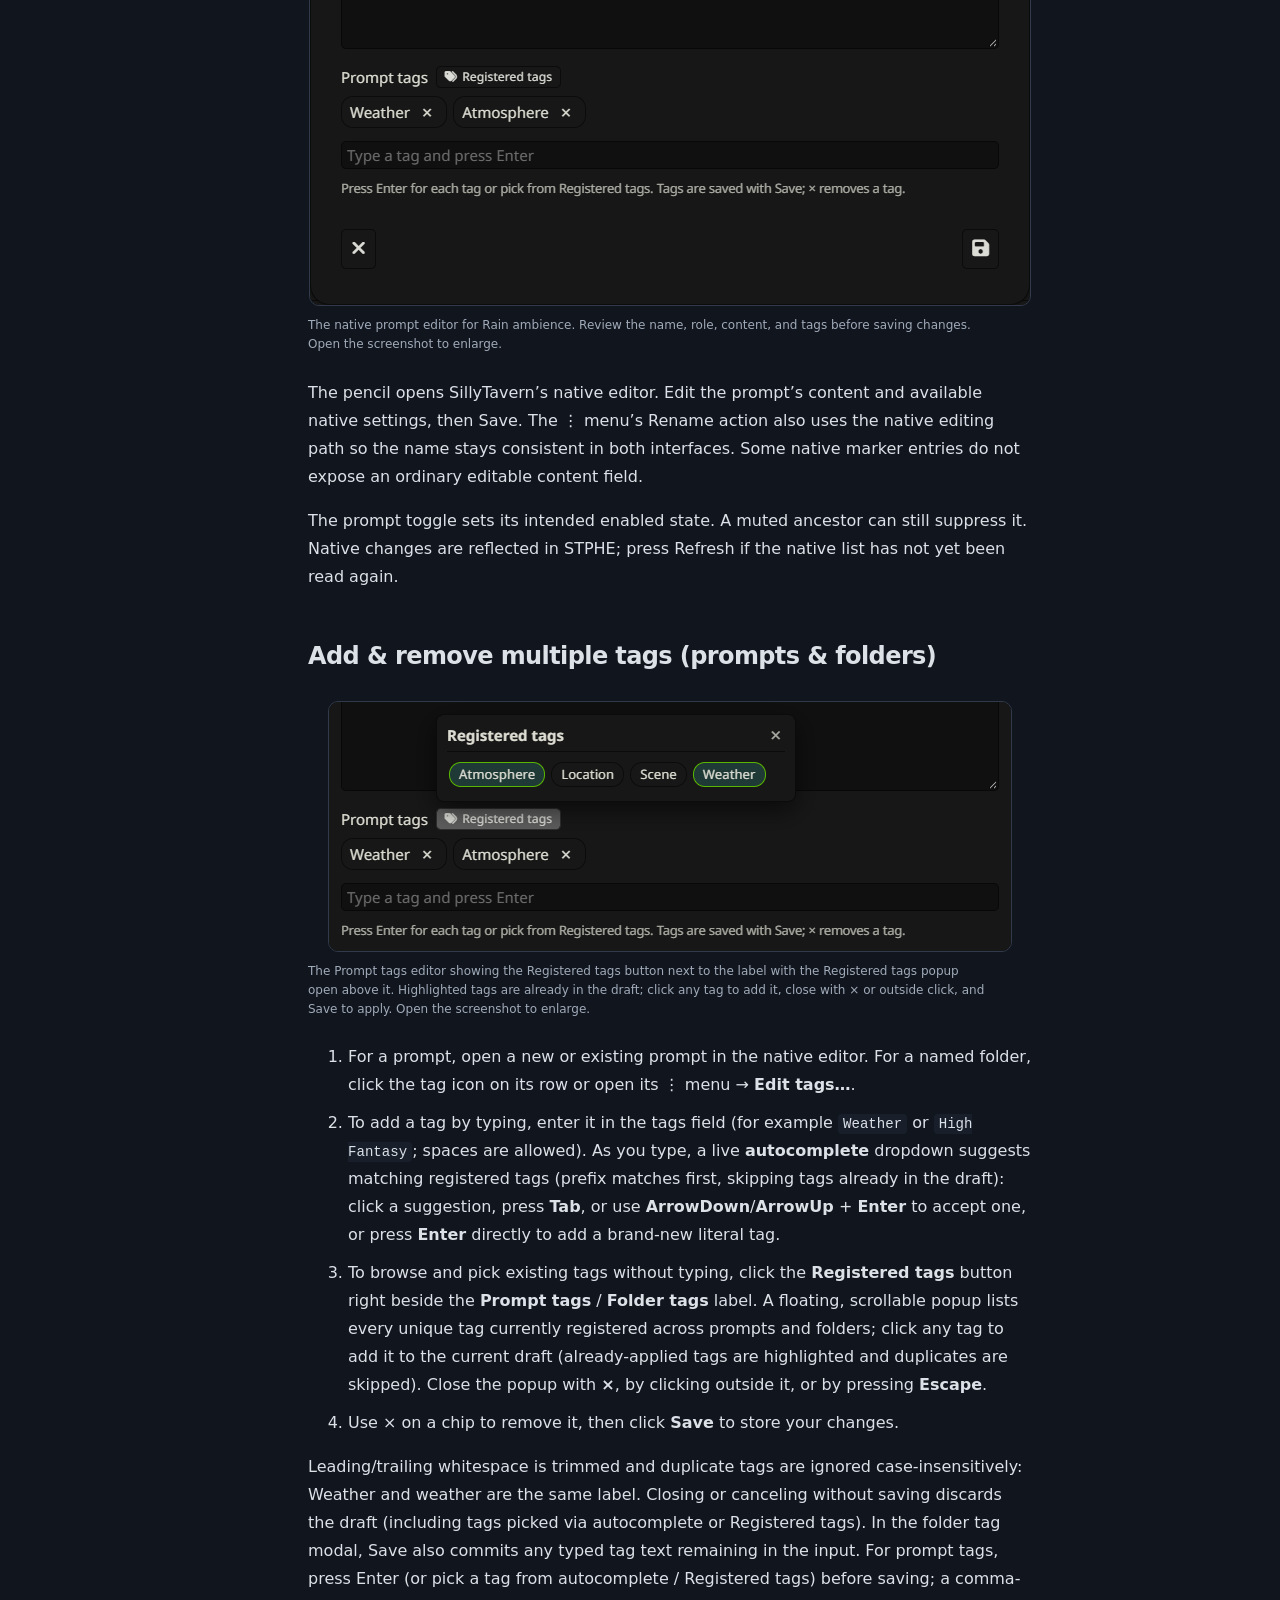
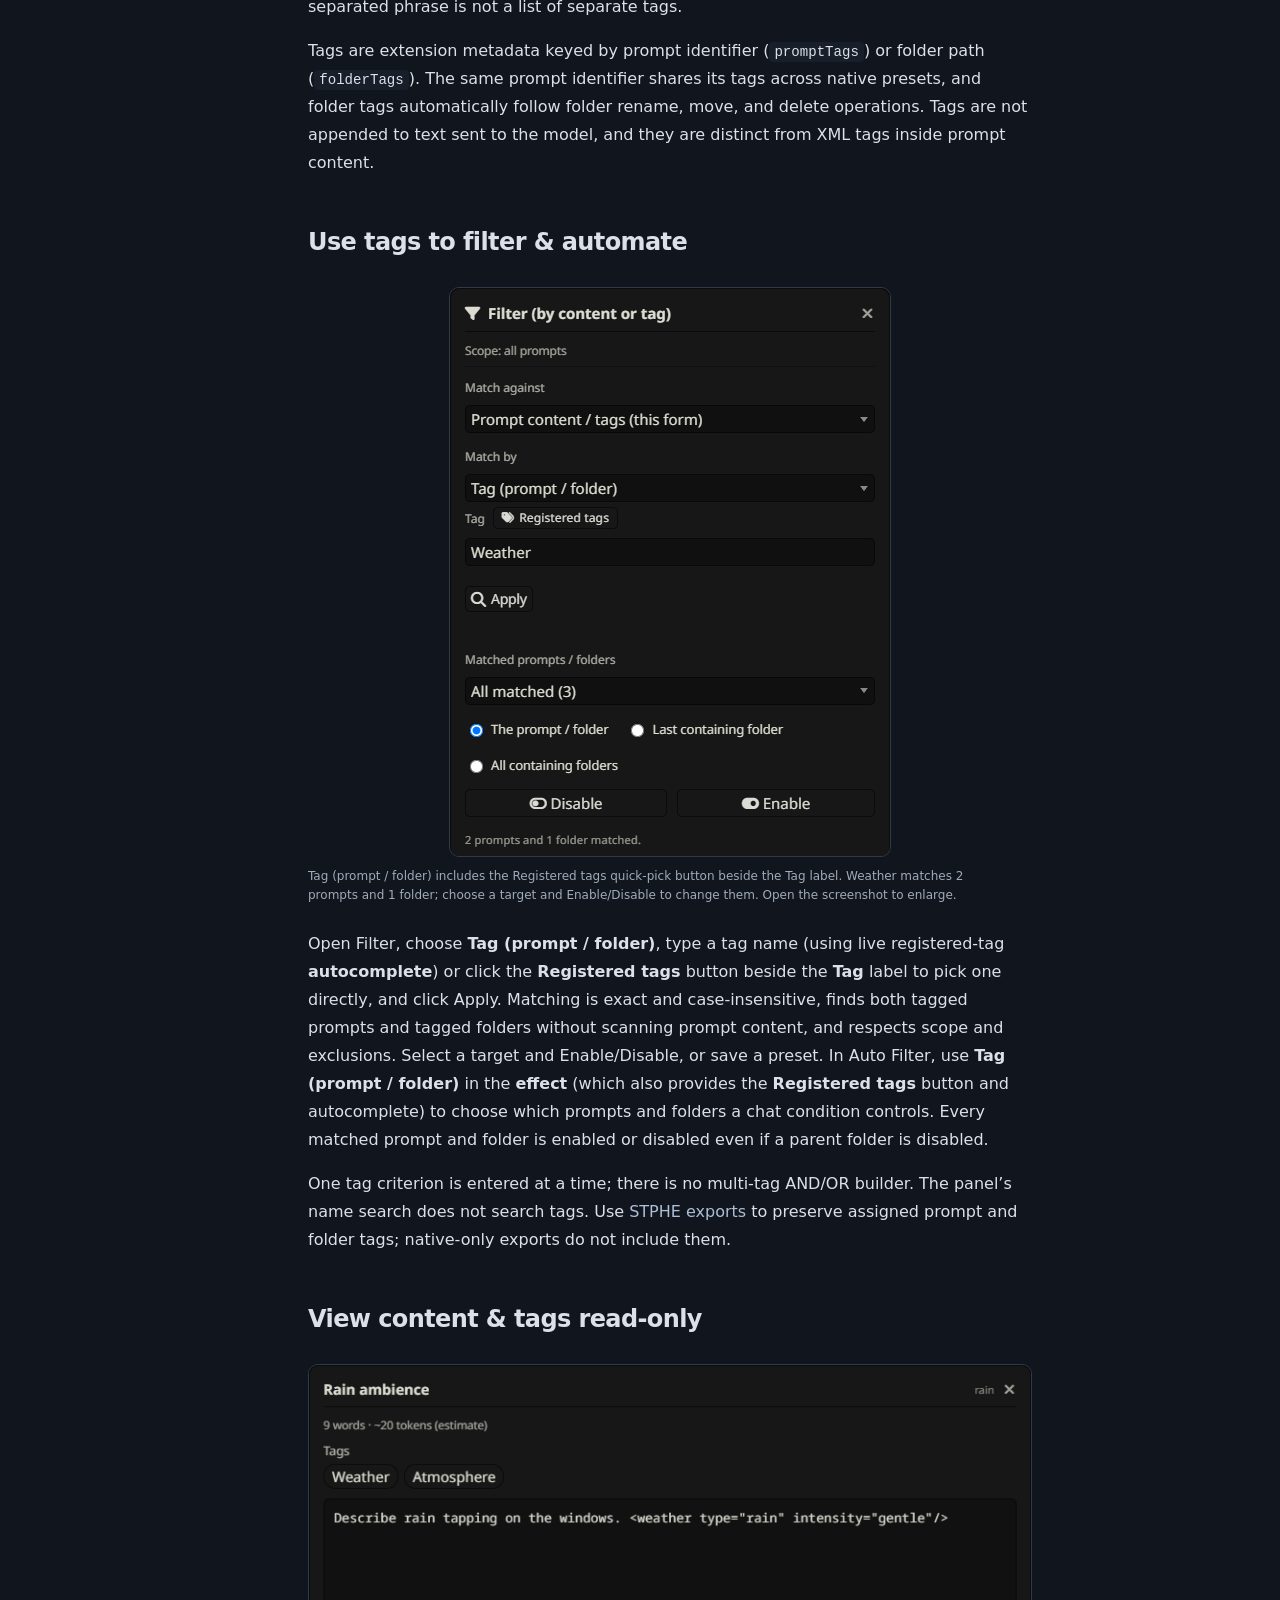
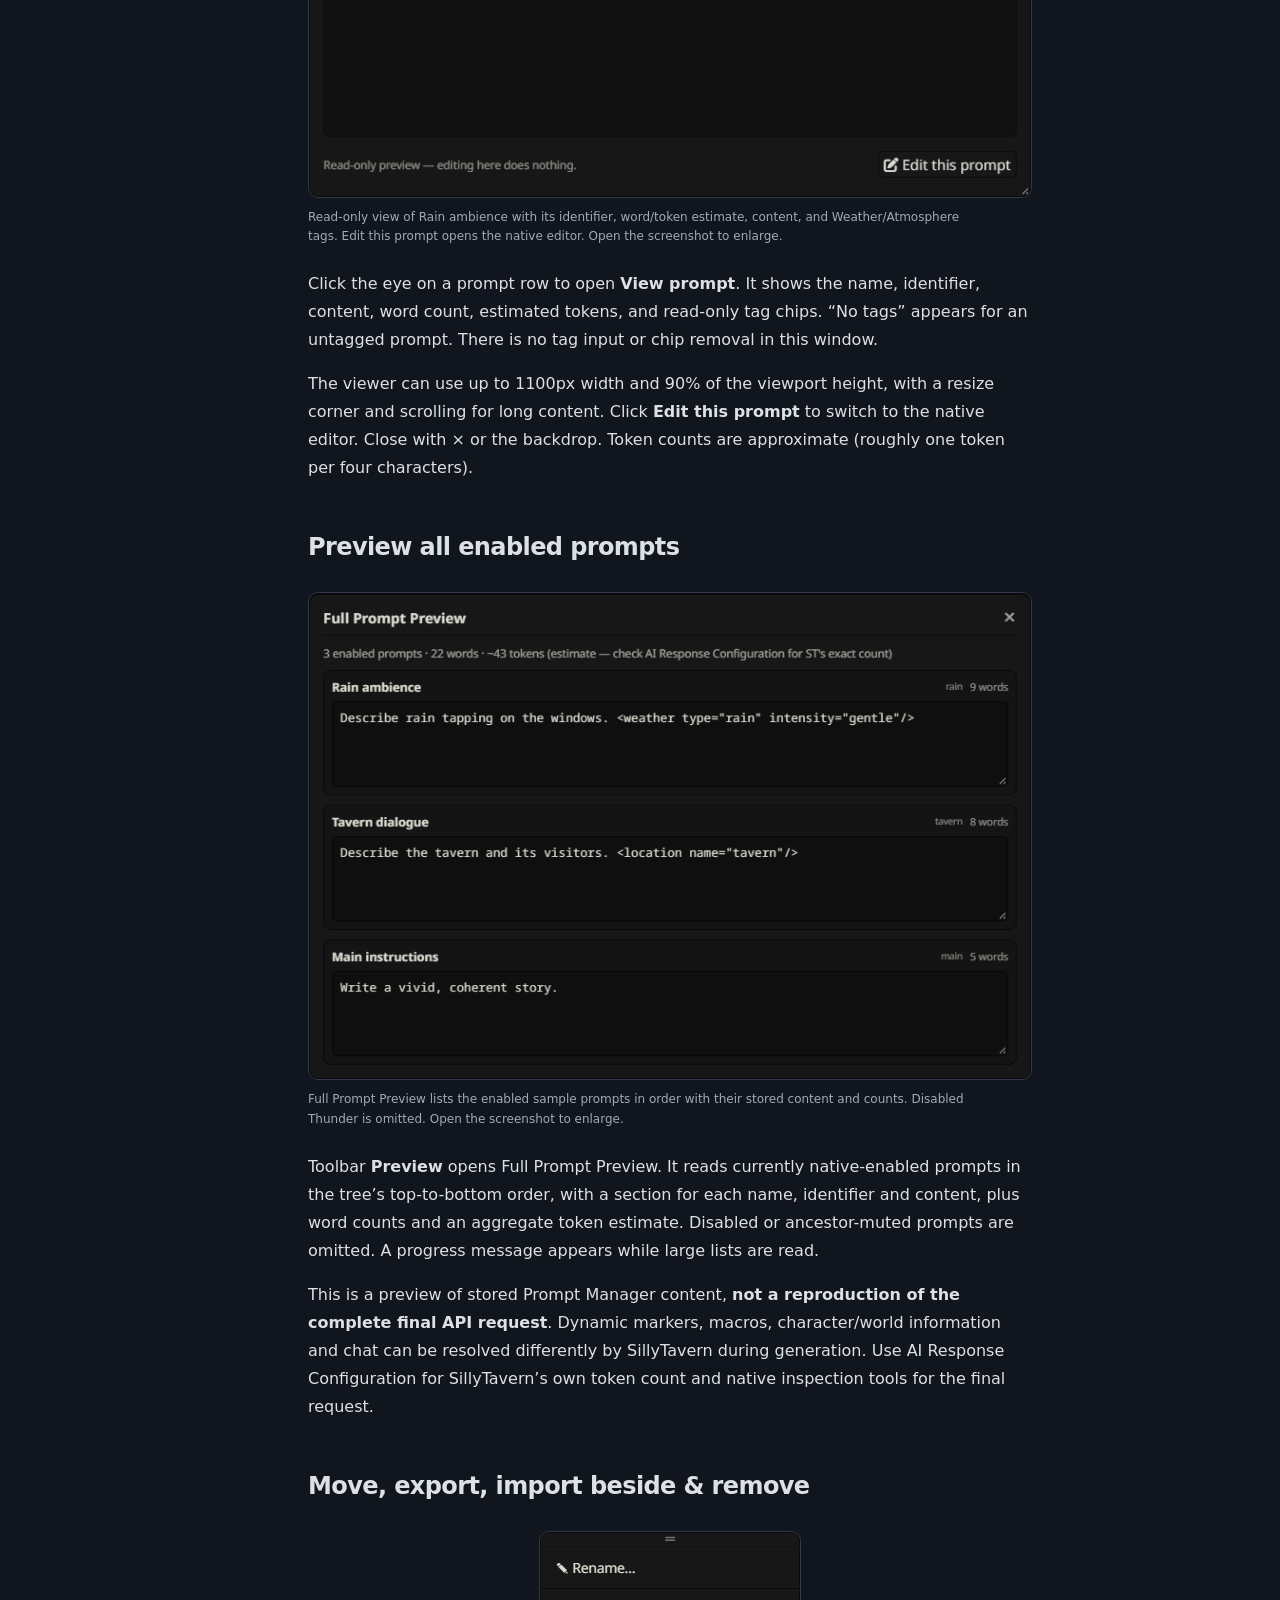
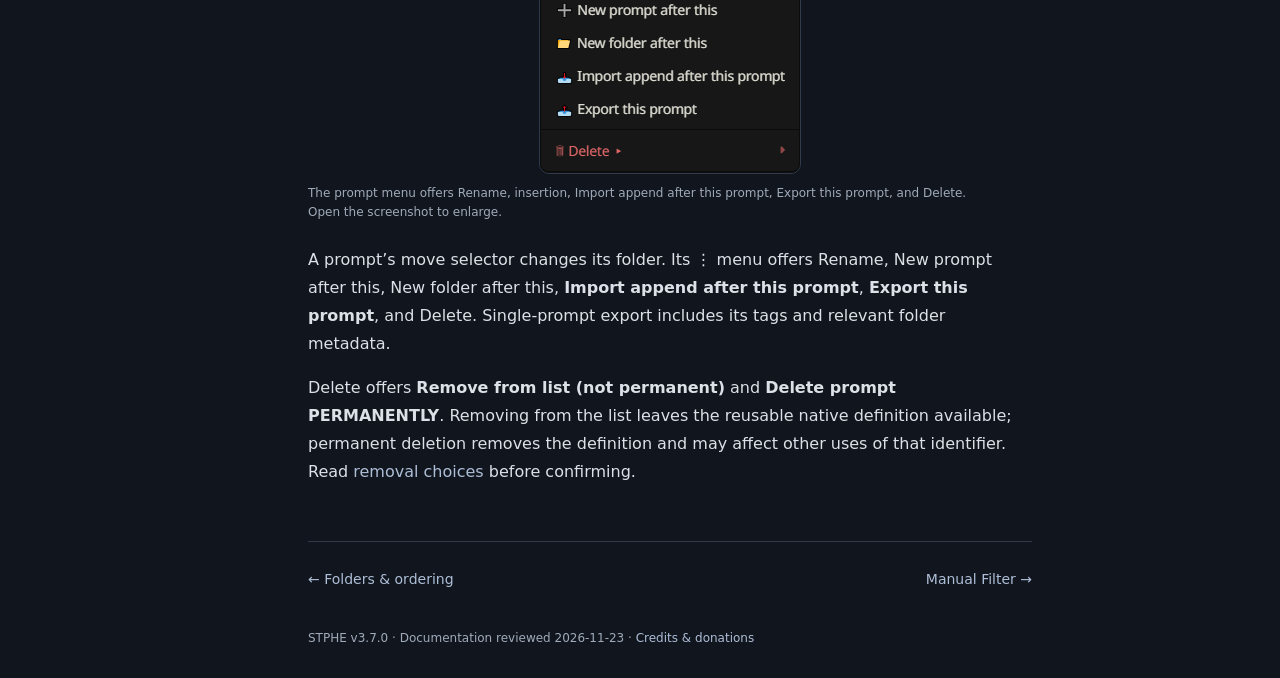
<file: docs/prompts.html>
<!doctype html><html lang="en"><head><meta charset="utf-8"><meta name="viewport" content="width=device-width,initial-scale=1"><meta name="description" content="Create and edit native prompts, label them with multiple tags, and inspect their content without changing it."><title>Prompts &amp; tags · STPHE</title><link rel="icon" href="assets/icon.svg" type="image/svg+xml"><link rel="stylesheet" href="assets/site.css?v=ba86a8393c"><script src="assets/site.js?v=d42ae4cadf" defer></script></head><body><a class="skip" href="#main">Skip to content</a><header><a class="brand" href="index.html"><img src="assets/icon.svg" alt="">STPHE <span>DOCUMENTATION</span></a><div class="header-right"><span class="version">v3.5.0</span><button id="theme" aria-label="Toggle color theme">◐</button><button id="menu" aria-label="Toggle navigation" aria-expanded="false">☰</button></div></header><div class="layout"><aside class="sidebar" id="navigation"><label for="search">Search documentation</label><input id="search" type="search" placeholder="Find a guide…" autocomplete="off"><div id="results" aria-live="polite"></div><p class="nav-label">THE GUIDE</p><nav aria-label="Documentation"><a href="index.html">Overview &amp; feature directory</a><a href="getting-started.html">Getting started &amp; panel</a><a href="folders.html">Folders &amp; ordering</a><a href="prompts.html" aria-current="page">Prompts &amp; tags</a><a href="filters.html">Manual Filter</a><a href="presets.html">Filter presets</a><a href="auto-filter.html">Auto Filter</a><a href="backups.html">Import, export &amp; removal</a><a href="troubleshooting.html">Troubleshooting</a><a href="credits.html">Credits &amp; donations</a></nav><a class="upstream" href="https://docs.sillytavern.app/">SillyTavern docs ↗</a><div class="sidebar-foot">By <strong>miputra</strong><br>Silly-Tavern-Prompt-Hierarchy-Expanded</div></aside><main id="main"><div class="eyebrow">STPHE / User guide</div><h1>Prompts &amp; tags</h1><p class="lead">Create and edit native prompts, label them with multiple tags, and inspect their content without changing it.</p>
<section aria-labelledby="create"><h2 id="create">Create &amp; insert prompts</h2><figure><a href="assets/screen-prompt-menu.png?v=d5e0e2abb5"><img src="assets/screen-prompt-menu.png?v=d5e0e2abb5" alt="New prompt after this inserts a prompt beside the current row. The toolbar’s Prompt button creates one from the panel." loading="lazy" width="260" height="241"></a><figcaption>New prompt after this inserts a prompt beside the current row. The toolbar’s Prompt button creates one from the panel. Open the screenshot to enlarge.</figcaption></figure><p>Use <strong>+ Prompt</strong> in the toolbar for a new prompt, or a row’s ⋮ menu to place one precisely: <strong>New prompt inside</strong> a folder, <strong>New prompt after this</strong>, or <strong>New prompt after this folder</strong>. STPHE creates a uniquely named New Prompt and opens its native editor. Set its name and content there, review the native fields, then Save.</p><p>STPHE creates a native Prompt Manager definition and inserts it into the active list at the requested position. New prompts inherit other native fields from an existing non-marker template, so review role/injection settings before using them; available fields are controlled by SillyTavern.</p></section>

<section aria-labelledby="edit"><h2 id="edit">Edit, rename &amp; enable</h2><figure><a href="assets/screen-editor.png?v=c6f6ac89cc"><img src="assets/screen-editor.png?v=c6f6ac89cc" alt="The native prompt editor for Rain ambience. Review the name, role, content, and tags before saving changes." loading="lazy" width="720" height="831"></a><figcaption>The native prompt editor for Rain ambience. Review the name, role, content, and tags before saving changes. Open the screenshot to enlarge.</figcaption></figure><p>The pencil opens SillyTavern’s native editor. Edit the prompt’s content and available native settings, then Save. The ⋮ menu’s Rename action also uses the native editing path so the name stays consistent in both interfaces. Some native marker entries do not expose an ordinary editable content field.</p><p>The prompt toggle sets its intended enabled state. A muted ancestor can still suppress it. Native changes are reflected in STPHE; press Refresh if the native list has not yet been read again.</p></section>

<section aria-labelledby="tags"><h2 id="tags">Add &amp; remove multiple tags (prompts &amp; folders)</h2><figure><a href="assets/screen-registered-tags.png?v=5baddc3a22"><img src="assets/screen-registered-tags.png?v=5baddc3a22" alt="The Prompt tags editor showing the Registered tags button next to the label with the Registered tags popup open above it. Highlighted tags are already in the draft; click any tag to add it, close with × or outside click, and Save to apply." loading="lazy" width="682" height="249"></a><figcaption>The Prompt tags editor showing the Registered tags button next to the label with the Registered tags popup open above it. Highlighted tags are already in the draft; click any tag to add it, close with × or outside click, and Save to apply. Open the screenshot to enlarge.</figcaption></figure><ol><li>For a prompt, open a new or existing prompt in the native editor. For a named folder, click the tag icon on its row or open its ⋮ menu → <strong>Edit tags…</strong>.</li><li>To add a tag by typing, enter it in the tags field (for example <code>Weather</code> or <code>High Fantasy</code>; spaces are allowed). As you type, a live <strong>autocomplete</strong> dropdown suggests matching registered tags (prefix matches first, skipping tags already in the draft): click a suggestion, press <strong>Tab</strong>, or use <strong>ArrowDown</strong>/<strong>ArrowUp</strong> + <strong>Enter</strong> to accept one, or press <strong>Enter</strong> directly to add a brand-new literal tag.</li><li>To browse and pick existing tags without typing, click the <strong>Registered tags</strong> button right beside the <strong>Prompt tags</strong> / <strong>Folder tags</strong> label. A floating, scrollable popup lists every unique tag currently registered across prompts and folders; click any tag to add it to the current draft (already-applied tags are highlighted and duplicates are skipped). Close the popup with <strong>×</strong>, by clicking outside it, or by pressing <strong>Escape</strong>.</li><li>Use × on a chip to remove it, then click <strong>Save</strong> to store your changes.</li></ol><p>Leading/trailing whitespace is trimmed and duplicate tags are ignored case-insensitively: Weather and weather are the same label. Closing or canceling without saving discards the draft (including tags picked via autocomplete or Registered tags). In the folder tag modal, Save also commits any typed tag text remaining in the input. For prompt tags, press Enter (or pick a tag from autocomplete / Registered tags) before saving; a comma-separated phrase is not a list of separate tags.</p><p>Tags are extension metadata keyed by prompt identifier (<code>promptTags</code>) or folder path (<code>folderTags</code>). The same prompt identifier shares its tags across native presets, and folder tags automatically follow folder rename, move, and delete operations. Tags are not appended to text sent to the model, and they are distinct from XML tags inside prompt content.</p></section>

<section aria-labelledby="tag-workflows"><h2 id="tag-workflows">Use tags to filter &amp; automate</h2><figure><a href="assets/screen-filter-tag.png?v=d55d36130e"><img src="assets/screen-filter-tag.png?v=d55d36130e" alt="Tag (prompt / folder) includes the Registered tags quick-pick button beside the Tag label. Weather matches 2 prompts and 1 folder; choose a target and Enable/Disable to change them." loading="lazy" width="440" height="568"></a><figcaption>Tag (prompt / folder) includes the Registered tags quick-pick button beside the Tag label. Weather matches 2 prompts and 1 folder; choose a target and Enable/Disable to change them. Open the screenshot to enlarge.</figcaption></figure><p>Open Filter, choose <strong>Tag (prompt / folder)</strong>, type a tag name (using live registered-tag <strong>autocomplete</strong>) or click the <strong>Registered tags</strong> button beside the <strong>Tag</strong> label to pick one directly, and click Apply. Matching is exact and case-insensitive, finds both tagged prompts and tagged folders without scanning prompt content, and respects scope and exclusions. Select a target and Enable/Disable, or save a preset. In Auto Filter, use <strong>Tag (prompt / folder)</strong> in the <strong>effect</strong> (which also provides the <strong>Registered tags</strong> button and autocomplete) to choose which prompts and folders a chat condition controls. Every matched prompt and folder is enabled or disabled even if a parent folder is disabled.</p><p>One tag criterion is entered at a time; there is no multi-tag AND/OR builder. The panel’s name search does not search tags. Use <a href="backups.html#tags">STPHE exports</a> to preserve assigned prompt and folder tags; native-only exports do not include them.</p></section>

<section aria-labelledby="view"><h2 id="view">View content &amp; tags read-only</h2><figure><a href="assets/screen-prompt-view.png?v=4ebb1d73f0"><img src="assets/screen-prompt-view.png?v=4ebb1d73f0" alt="Read-only view of Rain ambience with its identifier, word/token estimate, content, and Weather/Atmosphere tags. Edit this prompt opens the native editor." loading="lazy" width="752" height="450"></a><figcaption>Read-only view of Rain ambience with its identifier, word/token estimate, content, and Weather/Atmosphere tags. Edit this prompt opens the native editor. Open the screenshot to enlarge.</figcaption></figure><p>Click the eye on a prompt row to open <strong>View prompt</strong>. It shows the name, identifier, content, word count, estimated tokens, and read-only tag chips. “No tags” appears for an untagged prompt. There is no tag input or chip removal in this window.</p><p>The viewer can use up to 1100px width and 90% of the viewport height, with a resize corner and scrolling for long content. Click <strong>Edit this prompt</strong> to switch to the native editor. Close with × or the backdrop. Token counts are approximate (roughly one token per four characters).</p></section>

<section aria-labelledby="preview"><h2 id="preview">Preview all enabled prompts</h2><figure><a href="assets/screen-preview.png?v=e9edb09664"><img src="assets/screen-preview.png?v=e9edb09664" alt="Full Prompt Preview lists the enabled sample prompts in order with their stored content and counts. Disabled Thunder is omitted." loading="lazy" width="760" height="512"></a><figcaption>Full Prompt Preview lists the enabled sample prompts in order with their stored content and counts. Disabled Thunder is omitted. Open the screenshot to enlarge.</figcaption></figure><p>Toolbar <strong>Preview</strong> opens Full Prompt Preview. It reads currently native-enabled prompts in the tree’s top-to-bottom order, with a section for each name, identifier and content, plus word counts and an aggregate token estimate. Disabled or ancestor-muted prompts are omitted. A progress message appears while large lists are read.</p><p>This is a preview of stored Prompt Manager content, <strong>not a reproduction of the complete final API request</strong>. Dynamic markers, macros, character/world information and chat can be resolved differently by SillyTavern during generation. Use AI Response Configuration for SillyTavern’s own token count and native inspection tools for the final request.</p></section>

<section aria-labelledby="row-actions"><h2 id="row-actions">Move, export, import beside &amp; remove</h2><figure><a href="assets/screen-prompt-menu.png?v=d5e0e2abb5"><img src="assets/screen-prompt-menu.png?v=d5e0e2abb5" alt="The prompt menu offers Rename, insertion, Import append after this prompt, Export this prompt, and Delete." loading="lazy" width="260" height="241"></a><figcaption>The prompt menu offers Rename, insertion, Import append after this prompt, Export this prompt, and Delete. Open the screenshot to enlarge.</figcaption></figure><p>A prompt’s move selector changes its folder. Its ⋮ menu offers Rename, New prompt after this, New folder after this, <strong>Import append after this prompt</strong>, <strong>Export this prompt</strong>, and Delete. Single-prompt export includes its tags and relevant folder metadata.</p><p>Delete offers <strong>Remove from list (not permanent)</strong> and <strong>Delete prompt PERMANENTLY</strong>. Removing from the list leaves the reusable native definition available; permanent deletion removes the definition and may affect other uses of that identifier. Read <a href="backups.html#deletion">removal choices</a> before confirming.</p></section>
<div class="page-nav"><a href="folders.html">← Folders &amp; ordering</a><a href="filters.html">Manual Filter →</a></div><footer>STPHE v3.7.0 · Documentation reviewed 2026-11-23 · <a href="credits.html">Credits &amp; donations</a></footer></main><aside class="toc"><p class="nav-label">ON THIS PAGE</p><nav aria-label="On this page"><a href="#create">Create &amp; insert prompts</a><a href="#edit">Edit, rename &amp; enable</a><a href="#tags">Add &amp; remove multiple tags (prompts &amp; folders)</a><a href="#tag-workflows">Use tags to filter &amp; automate</a><a href="#view">View content &amp; tags read-only</a><a href="#preview">Preview all enabled prompts</a><a href="#row-actions">Move, export, import beside &amp; remove</a></nav></aside></div></body></html>
</file>
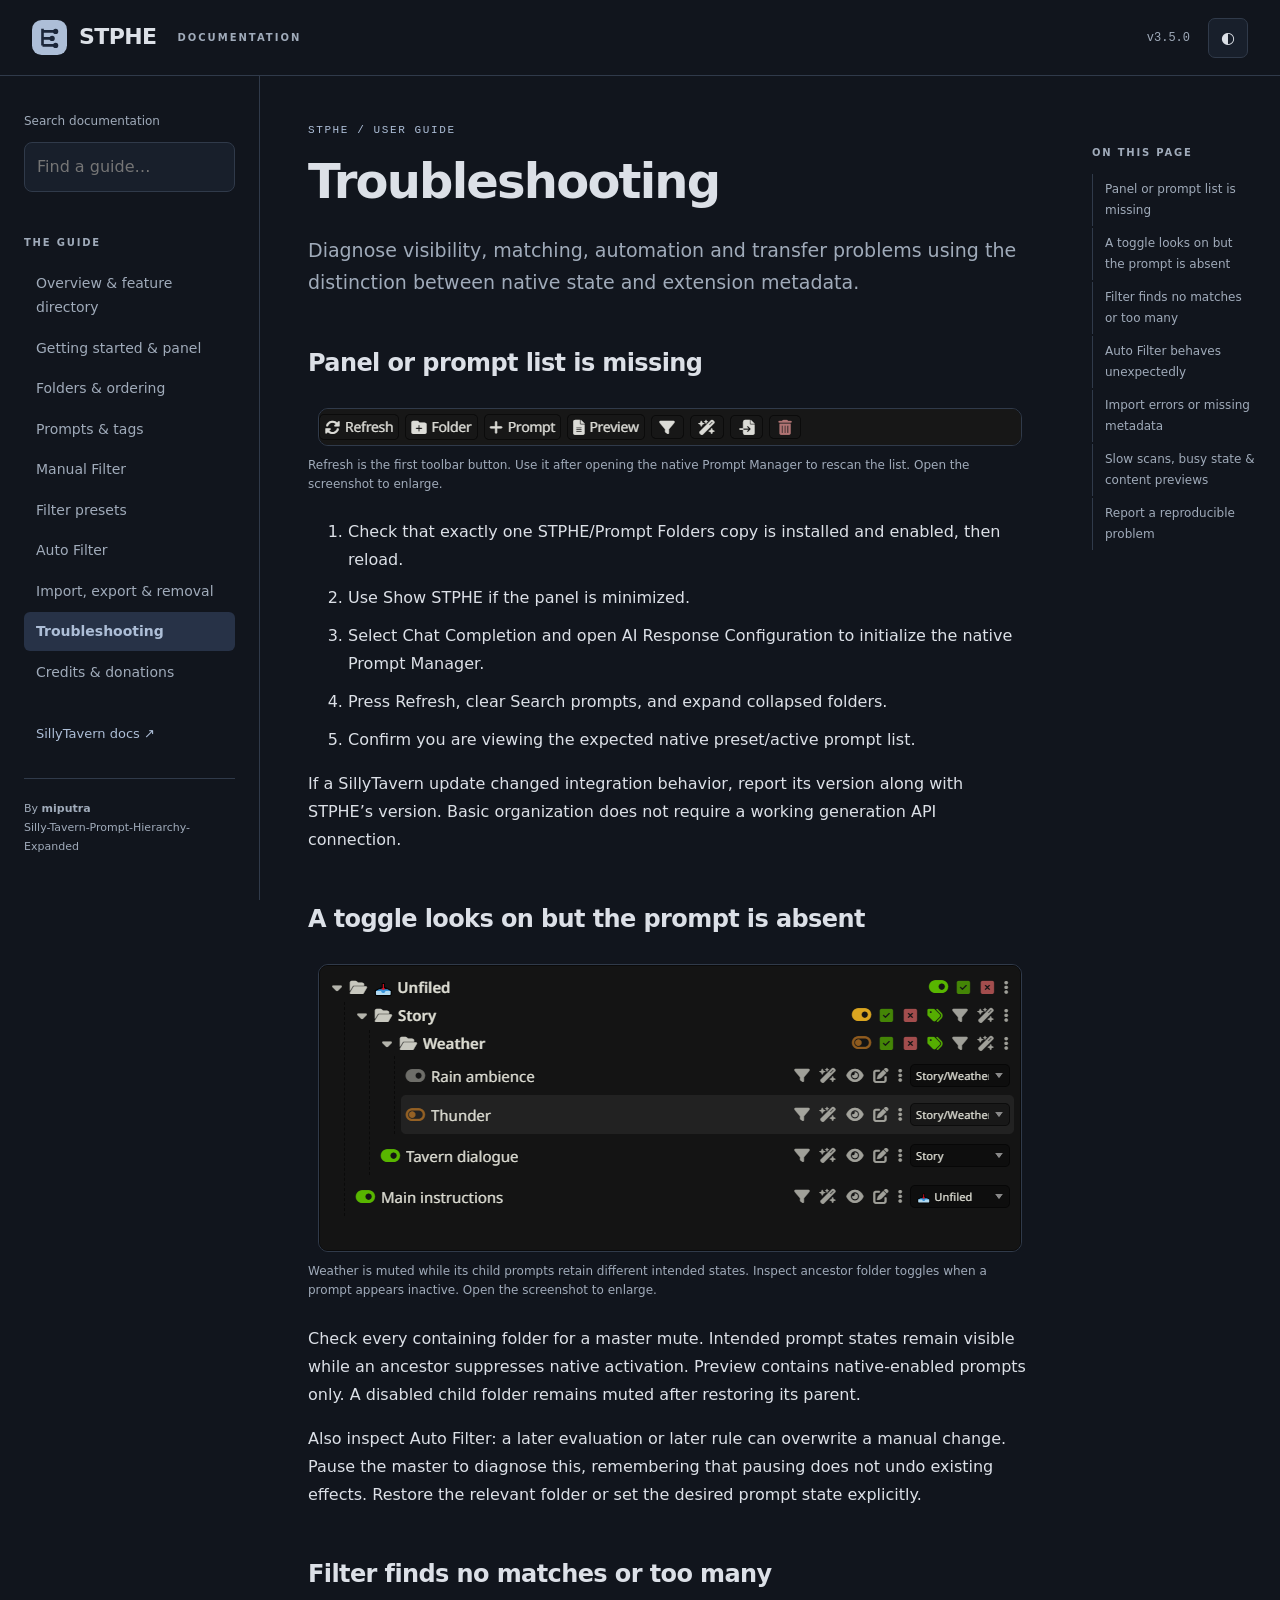
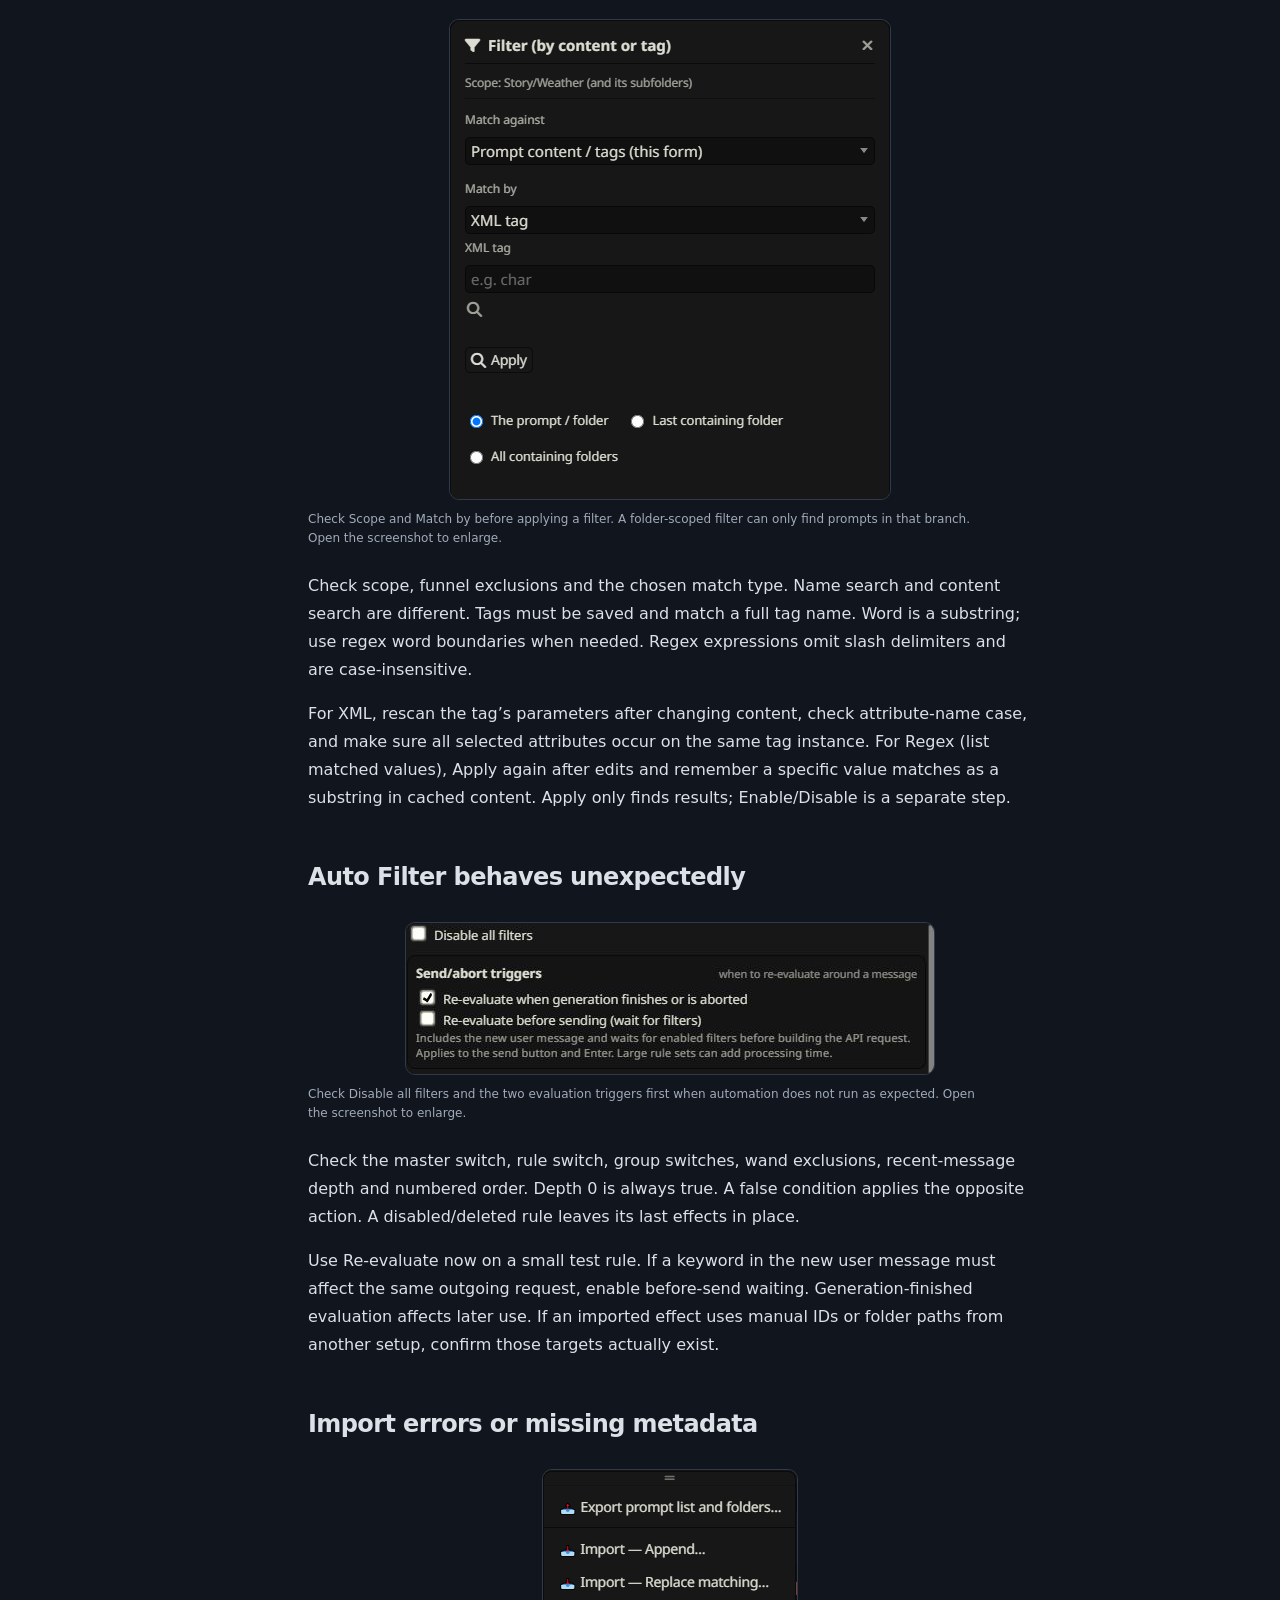
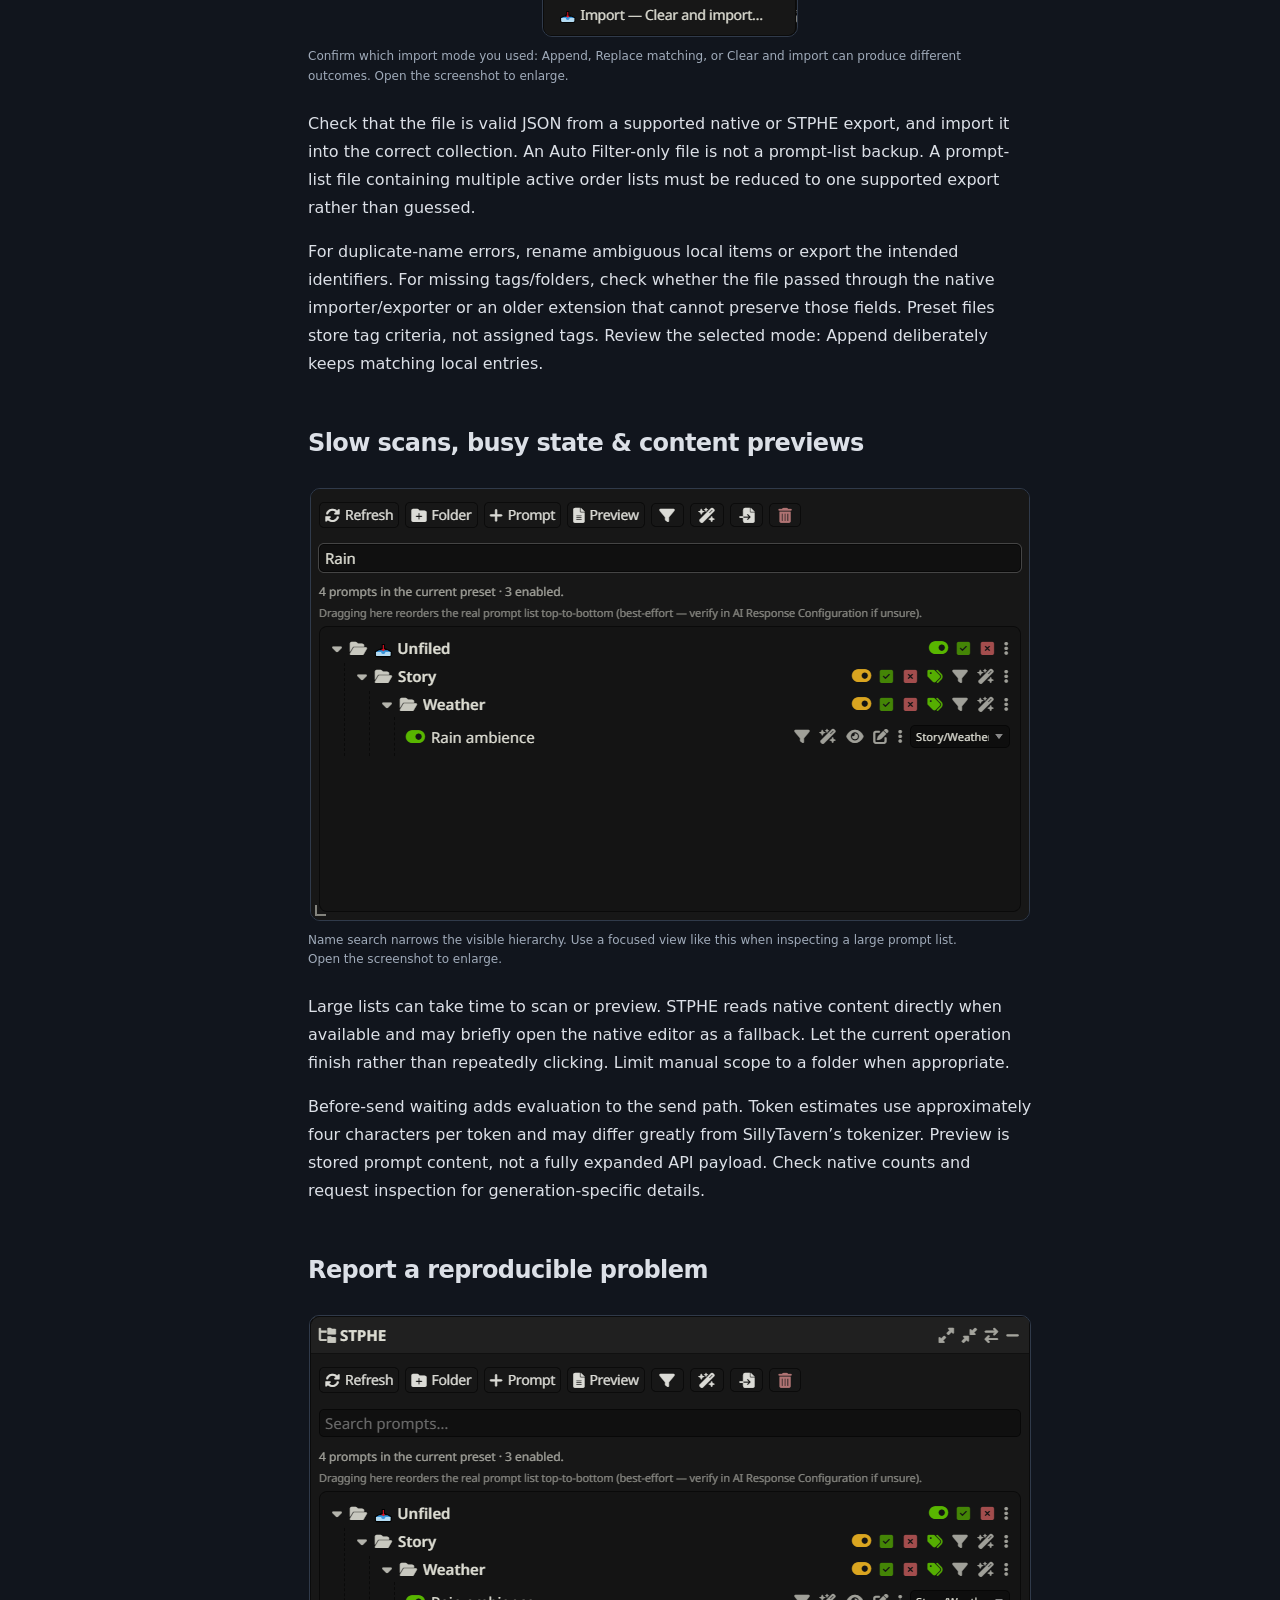
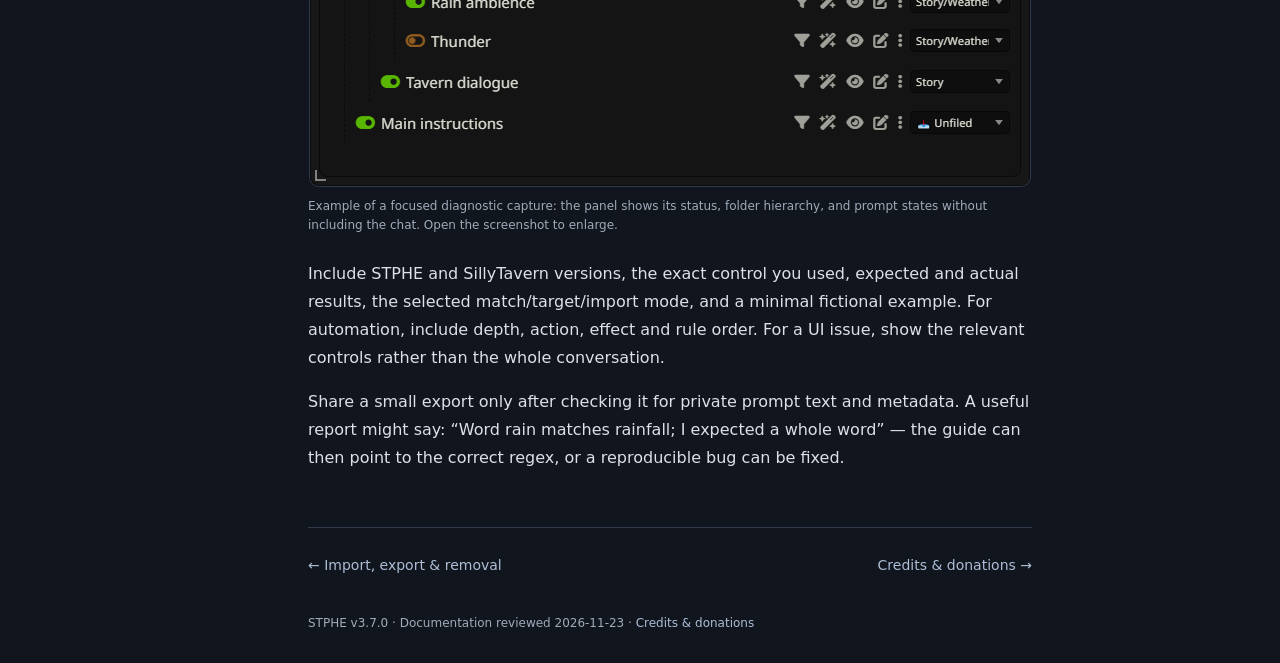
<file: docs/troubleshooting.html>
<!doctype html><html lang="en"><head><meta charset="utf-8"><meta name="viewport" content="width=device-width,initial-scale=1"><meta name="description" content="Diagnose visibility, matching, automation and transfer problems using the distinction between native state and extension metadata."><title>Troubleshooting · STPHE</title><link rel="icon" href="assets/icon.svg" type="image/svg+xml"><link rel="stylesheet" href="assets/site.css?v=ba86a8393c"><script src="assets/site.js?v=d42ae4cadf" defer></script></head><body><a class="skip" href="#main">Skip to content</a><header><a class="brand" href="index.html"><img src="assets/icon.svg" alt="">STPHE <span>DOCUMENTATION</span></a><div class="header-right"><span class="version">v3.5.0</span><button id="theme" aria-label="Toggle color theme">◐</button><button id="menu" aria-label="Toggle navigation" aria-expanded="false">☰</button></div></header><div class="layout"><aside class="sidebar" id="navigation"><label for="search">Search documentation</label><input id="search" type="search" placeholder="Find a guide…" autocomplete="off"><div id="results" aria-live="polite"></div><p class="nav-label">THE GUIDE</p><nav aria-label="Documentation"><a href="index.html">Overview &amp; feature directory</a><a href="getting-started.html">Getting started &amp; panel</a><a href="folders.html">Folders &amp; ordering</a><a href="prompts.html">Prompts &amp; tags</a><a href="filters.html">Manual Filter</a><a href="presets.html">Filter presets</a><a href="auto-filter.html">Auto Filter</a><a href="backups.html">Import, export &amp; removal</a><a href="troubleshooting.html" aria-current="page">Troubleshooting</a><a href="credits.html">Credits &amp; donations</a></nav><a class="upstream" href="https://docs.sillytavern.app/">SillyTavern docs ↗</a><div class="sidebar-foot">By <strong>miputra</strong><br>Silly-Tavern-Prompt-Hierarchy-Expanded</div></aside><main id="main"><div class="eyebrow">STPHE / User guide</div><h1>Troubleshooting</h1><p class="lead">Diagnose visibility, matching, automation and transfer problems using the distinction between native state and extension metadata.</p>
<section aria-labelledby="missing"><h2 id="missing">Panel or prompt list is missing</h2><figure><a href="assets/screen-toolbar.png?v=01009bc1fe"><img src="assets/screen-toolbar.png?v=01009bc1fe" alt="Refresh is the first toolbar button. Use it after opening the native Prompt Manager to rescan the list." loading="lazy" width="702" height="36"></a><figcaption>Refresh is the first toolbar button. Use it after opening the native Prompt Manager to rescan the list. Open the screenshot to enlarge.</figcaption></figure><ol><li>Check that exactly one STPHE/Prompt Folders copy is installed and enabled, then reload.</li><li>Use Show STPHE if the panel is minimized.</li><li>Select Chat Completion and open AI Response Configuration to initialize the native Prompt Manager.</li><li>Press Refresh, clear Search prompts, and expand collapsed folders.</li><li>Confirm you are viewing the expected native preset/active prompt list.</li></ol><p>If a SillyTavern update changed integration behavior, report its version along with STPHE’s version. Basic organization does not require a working generation API connection.</p></section>

<section aria-labelledby="states"><h2 id="states">A toggle looks on but the prompt is absent</h2><figure><a href="assets/screen-muted.png?v=c5b6206d21"><img src="assets/screen-muted.png?v=c5b6206d21" alt="Weather is muted while its child prompts retain different intended states. Inspect ancestor folder toggles when a prompt appears inactive." loading="lazy" width="702" height="286"></a><figcaption>Weather is muted while its child prompts retain different intended states. Inspect ancestor folder toggles when a prompt appears inactive. Open the screenshot to enlarge.</figcaption></figure><p>Check every containing folder for a master mute. Intended prompt states remain visible while an ancestor suppresses native activation. Preview contains native-enabled prompts only. A disabled child folder remains muted after restoring its parent.</p><p>Also inspect Auto Filter: a later evaluation or later rule can overwrite a manual change. Pause the master to diagnose this, remembering that pausing does not undo existing effects. Restore the relevant folder or set the desired prompt state explicitly.</p></section>

<section aria-labelledby="no-matches"><h2 id="no-matches">Filter finds no matches or too many</h2><figure><a href="assets/screen-filter-scope.png?v=a9a1a14c49"><img src="assets/screen-filter-scope.png?v=a9a1a14c49" alt="Check Scope and Match by before applying a filter. A folder-scoped filter can only find prompts in that branch." loading="lazy" width="440" height="479"></a><figcaption>Check Scope and Match by before applying a filter. A folder-scoped filter can only find prompts in that branch. Open the screenshot to enlarge.</figcaption></figure><p>Check scope, funnel exclusions and the chosen match type. Name search and content search are different. Tags must be saved and match a full tag name. Word is a substring; use regex word boundaries when needed. Regex expressions omit slash delimiters and are case-insensitive.</p><p>For XML, rescan the tag’s parameters after changing content, check attribute-name case, and make sure all selected attributes occur on the same tag instance. For Regex (list matched values), Apply again after edits and remember a specific value matches as a substring in cached content. Apply only finds results; Enable/Disable is a separate step.</p></section>
<span class="anchor-alias" id="groups"></span><span class="anchor-alias" id="rules"></span>
<section aria-labelledby="automation"><h2 id="automation">Auto Filter behaves unexpectedly</h2><figure><a href="assets/auto-timing.png?v=54e59308a1"><img src="assets/auto-timing.png?v=54e59308a1" alt="Check Disable all filters and the two evaluation triggers first when automation does not run as expected." loading="lazy" width="528" height="151"></a><figcaption>Check Disable all filters and the two evaluation triggers first when automation does not run as expected. Open the screenshot to enlarge.</figcaption></figure><p>Check the master switch, rule switch, group switches, wand exclusions, recent-message depth and numbered order. Depth 0 is always true. A false condition applies the opposite action. A disabled/deleted rule leaves its last effects in place.</p><p>Use Re-evaluate now on a small test rule. If a keyword in the new user message must affect the same outgoing request, enable before-send waiting. Generation-finished evaluation affects later use. If an imported effect uses manual IDs or folder paths from another setup, confirm those targets actually exist.</p></section>
<span class="anchor-alias" id="names"></span>
<section aria-labelledby="imports"><h2 id="imports">Import errors or missing metadata</h2><figure><a href="assets/screen-transfer-menu.png?v=167f1c457a"><img src="assets/screen-transfer-menu.png?v=167f1c457a" alt="Confirm which import mode you used: Append, Replace matching, or Clear and import can produce different outcomes." loading="lazy" width="254" height="166"></a><figcaption>Confirm which import mode you used: Append, Replace matching, or Clear and import can produce different outcomes. Open the screenshot to enlarge.</figcaption></figure><p>Check that the file is valid JSON from a supported native or STPHE export, and import it into the correct collection. An Auto Filter-only file is not a prompt-list backup. A prompt-list file containing multiple active order lists must be reduced to one supported export rather than guessed.</p><p>For duplicate-name errors, rename ambiguous local items or export the intended identifiers. For missing tags/folders, check whether the file passed through the native importer/exporter or an older extension that cannot preserve those fields. Preset files store tag criteria, not assigned tags. Review the selected mode: Append deliberately keeps matching local entries.</p></section>
<span class="anchor-alias" id="slow"></span>
<section aria-labelledby="performance"><h2 id="performance">Slow scans, busy state &amp; content previews</h2><figure><a href="assets/screen-search.png?v=5af4f4f568"><img src="assets/screen-search.png?v=5af4f4f568" alt="Name search narrows the visible hierarchy. Use a focused view like this when inspecting a large prompt list." loading="lazy" width="718" height="431"></a><figcaption>Name search narrows the visible hierarchy. Use a focused view like this when inspecting a large prompt list. Open the screenshot to enlarge.</figcaption></figure><p>Large lists can take time to scan or preview. STPHE reads native content directly when available and may briefly open the native editor as a fallback. Let the current operation finish rather than repeatedly clicking. Limit manual scope to a folder when appropriate.</p><p>Before-send waiting adds evaluation to the send path. Token estimates use approximately four characters per token and may differ greatly from SillyTavern’s tokenizer. Preview is stored prompt content, not a fully expanded API payload. Check native counts and request inspection for generation-specific details.</p></section>

<section aria-labelledby="report"><h2 id="report">Report a reproducible problem</h2><figure><a href="assets/screen-panel.png?v=44ac7b1286"><img src="assets/screen-panel.png?v=44ac7b1286" alt="Example of a focused diagnostic capture: the panel shows its status, folder hierarchy, and prompt states without including the chat." loading="lazy" width="720" height="470"></a><figcaption>Example of a focused diagnostic capture: the panel shows its status, folder hierarchy, and prompt states without including the chat. Open the screenshot to enlarge.</figcaption></figure><p>Include STPHE and SillyTavern versions, the exact control you used, expected and actual results, the selected match/target/import mode, and a minimal fictional example. For automation, include depth, action, effect and rule order. For a UI issue, show the relevant controls rather than the whole conversation.</p><p>Share a small export only after checking it for private prompt text and metadata. A useful report might say: “Word rain matches rainfall; I expected a whole word” — the guide can then point to the correct regex, or a reproducible bug can be fixed.</p></section>
<div class="page-nav"><a href="backups.html">← Import, export &amp; removal</a><a href="credits.html">Credits &amp; donations →</a></div><footer>STPHE v3.7.0 · Documentation reviewed 2026-11-23 · <a href="credits.html">Credits &amp; donations</a></footer></main><aside class="toc"><p class="nav-label">ON THIS PAGE</p><nav aria-label="On this page"><a href="#missing">Panel or prompt list is missing</a><a href="#states">A toggle looks on but the prompt is absent</a><a href="#no-matches">Filter finds no matches or too many</a><a href="#automation">Auto Filter behaves unexpectedly</a><a href="#imports">Import errors or missing metadata</a><a href="#performance">Slow scans, busy state &amp; content previews</a><a href="#report">Report a reproducible problem</a></nav></aside></div></body></html>
</file>
<file: docs/assets/site.css>
*{box-sizing:border-box} :root{color-scheme:dark;--bg:#11151d;--panel:#181f2b;--text:#dce0e7;--muted:#a0abba;--line:#303a4a;--accent:#adbed7;--soft:#273247} :root.light{color-scheme:light;--bg:#f3f4f6;--panel:#e9ecf1;--text:#253044;--muted:#526078;--line:#cbd2de;--accent:#425c85;--soft:#dce3ee} body{margin:0;background:var(--bg);color:var(--text);font:16px/1.75 system-ui,-apple-system,Segoe UI,sans-serif}a{color:var(--accent);text-decoration:none}a:hover{text-decoration:underline}button,input{font:inherit}button{cursor:pointer;background:var(--panel);color:var(--text);border:1px solid var(--line);border-radius:7px;padding:5px 12px}button:hover{border-color:var(--accent)}:focus-visible{outline:2px solid var(--accent);outline-offset:4px}header{height:76px;position:sticky;top:0;z-index:10;background:var(--bg);border-bottom:1px solid var(--line);display:flex;align-items:center;justify-content:space-between;padding:0 32px}.brand{display:flex;align-items:center;gap:12px;color:var(--text);font-size:22px;font-weight:750;letter-spacing:-.6px}.brand img{width:35px}.brand span{font-size:10px;letter-spacing:2px;color:var(--muted);margin-left:9px}.header-right{display:flex;align-items:center;gap:18px}.version{font:12px monospace;color:var(--muted)}#menu{display:none}.layout{display:grid;grid-template-columns:260px minmax(0,820px) 200px;max-width:1440px;margin:auto}.sidebar{position:sticky;top:76px;height:calc(100vh - 76px);overflow:auto;padding:30px 24px;border-right:1px solid var(--line)}.sidebar label{font-size:12px;color:var(--muted)}input{width:100%;margin:8px 0 18px;padding:10px 12px;background:var(--panel);border:1px solid var(--line);border-radius:8px;color:var(--text)}.nav-label{font-size:10px;letter-spacing:1.8px;font-weight:700;color:var(--muted);margin:24px 0 12px}nav a{display:block;color:var(--muted);font-size:14px;padding:7px 12px;border-radius:6px;margin:2px 0}nav a:hover{color:var(--text);background:var(--panel);text-decoration:none}nav a[aria-current]{background:var(--soft);color:var(--accent);font-weight:650}.upstream{display:block;font-size:13px;margin:32px 12px}.sidebar-foot{border-top:1px solid var(--line);padding-top:20px;font-size:11px;color:var(--muted);overflow-wrap:anywhere}main{min-width:0;padding:48px 48px 28px}.eyebrow{color:var(--accent);font:11px monospace;letter-spacing:1.6px;text-transform:uppercase;margin-bottom:18px}h1{font-size:clamp(32px,4vw,48px);letter-spacing:-1.8px;line-height:1.15;margin:0 0 26px;max-width:670px}h2{font-size:24px;letter-spacing:-.6px;margin:44px 0 16px;scroll-margin-top:100px}h3{margin-top:0}p{margin:16px 0}.lead{font-size:19px;color:var(--muted);line-height:1.65}.hero-actions{display:flex;align-items:center;gap:25px;margin:28px 0 36px}.primary{background:var(--accent);color:var(--bg);padding:10px 18px;border-radius:7px;font-weight:650}.cards{display:grid;grid-template-columns:repeat(3,1fr);gap:12px}.cards a{border:1px solid var(--line);border-radius:10px;padding:18px;background:var(--panel);color:var(--text)}.cards b{font:11px monospace;color:var(--accent)}.cards h2{font-size:18px;line-height:1.4;margin:16px 0 8px}.cards p{font-size:13px;color:var(--muted);line-height:1.6;margin:0}.toc{position:sticky;top:100px;height:fit-content;padding:20px 12px}.toc nav a{font-size:12px;border-left:1px solid var(--line);border-radius:0;padding:5px 12px}figure{margin:24px 0}figure img{display:block;width:100%;border:1px solid var(--line);border-radius:10px}figcaption{font-size:12px;color:var(--muted);margin-top:10px}table{width:100%;border-collapse:collapse;font-size:14px}td,th{padding:13px 14px;border:1px solid var(--line);text-align:left;vertical-align:top}th{background:var(--panel)}code{font-size:.88em;overflow-wrap:anywhere;background:var(--panel);padding:2px 5px;border-radius:4px}pre{white-space:pre-wrap;background:var(--panel);padding:18px;border:1px solid var(--line);border-radius:8px}.note{border-left:3px solid var(--accent);background:var(--panel);padding:16px 20px;margin:25px 0;color:var(--muted)}li{margin:10px 0}.donation{border:1px solid var(--line);border-radius:10px;padding:22px;margin:18px 0}.donation code{display:block;word-break:break-all;margin-bottom:18px}.page-nav{display:flex;justify-content:space-between;border-top:1px solid var(--line);padding-top:25px;margin-top:55px;font-size:14px;gap:20px}footer{color:var(--muted);font-size:12px;margin-top:36px}#results a{display:block;font-size:13px;padding:8px;background:var(--panel);border-bottom:1px solid var(--line)}#results p{font-size:12px}.skip{position:absolute;top:-100px}.skip:focus{top:12px;z-index:20;background:var(--bg);padding:8px}@media(max-width:1150px){.layout{grid-template-columns:240px minmax(0,1fr)}.toc{display:none}main{padding:40px 32px}.cards{grid-template-columns:1fr}.cards a{padding:20px}.cards h2{margin-top:10px}}@media(max-width:700px){header{padding:0 18px;height:65px}.brand span{display:none}#menu{display:block}.layout{display:block}.sidebar{display:none;position:fixed;top:65px;left:0;bottom:0;height:auto;width:285px;background:var(--bg);z-index:9;box-shadow:15px 0 50px #0005}.sidebar.open{display:block}main{padding:32px 22px}h1{font-size:36px}.hero-actions{gap:16px;font-size:14px}.version{display:none}table{font-size:12px}td,th{padding:8px}body{font-size:15px}}
/* Keep focused captures readable without enlarging small controls. */
figure img{width:auto;max-width:100%;height:auto;margin-inline:auto}figure a{display:block;width:fit-content;max-width:100%;margin-inline:auto}figcaption{max-width:680px;line-height:1.6}.support{border:1px solid var(--line);border-radius:10px;padding:16px 20px;margin:24px 0}

.cards .card-preview{display:block;width:100%;height:150px;object-fit:contain;margin-bottom:16px;border-radius:5px;background:#181818}
/* Long feature guides keep navigation and examples usable at every width. */
.toc{max-height:calc(100vh - 120px);overflow-y:auto}
#results{max-height:45vh;overflow-y:auto;overflow-wrap:anywhere}
section{min-width:0}td,th{overflow-wrap:anywhere}
.anchor-alias{display:block;scroll-margin-top:100px}
@media(max-width:700px){figure{margin:20px -8px}figcaption{padding-inline:8px}.brand{font-size:20px}.header-right{gap:10px}}
</file>
